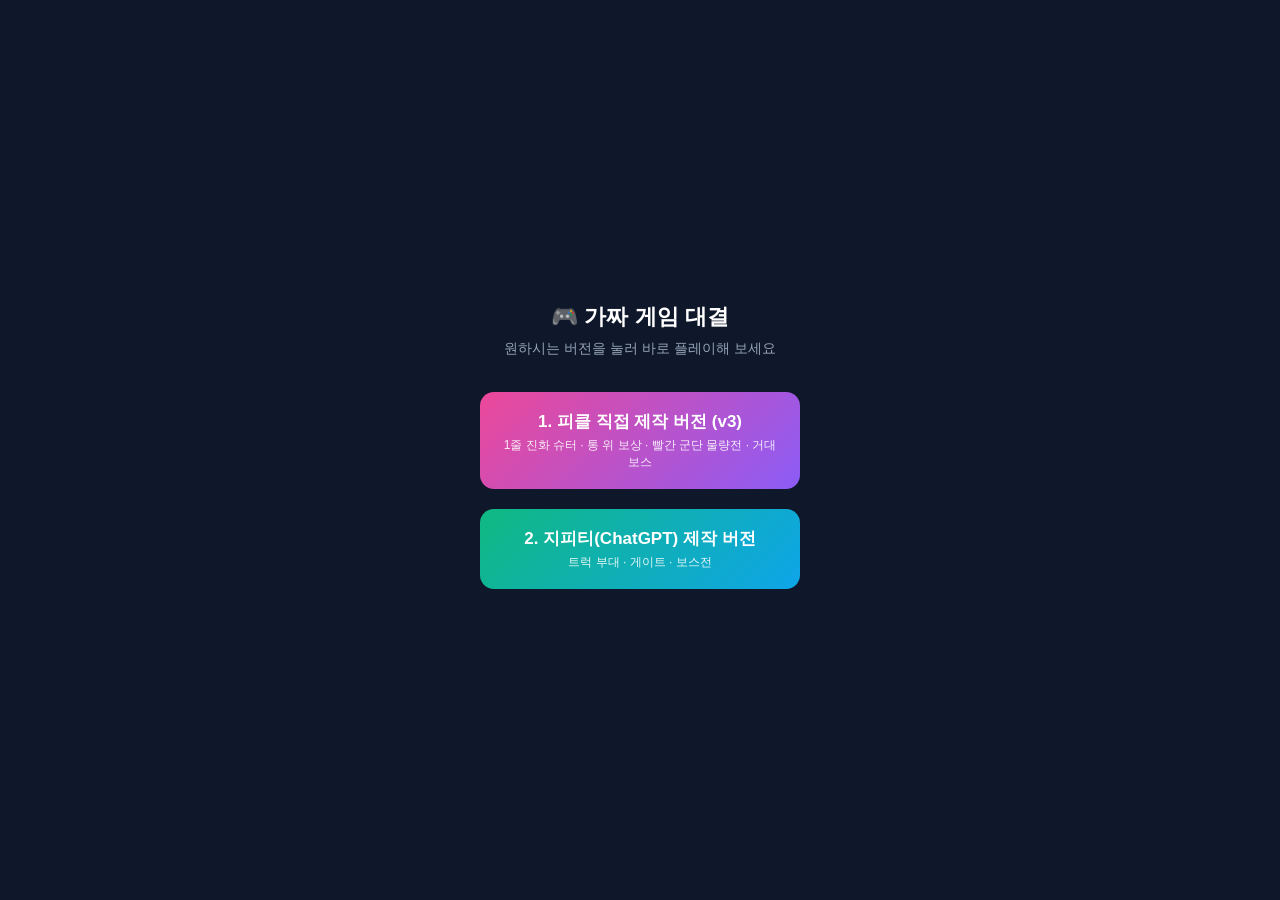
<file: index.html>
<!doctype html>
<html lang="ko"><head><meta charset="utf-8"><meta name="viewport" content="width=device-width,initial-scale=1">
<title>피클 vs 지피티 게임 대결</title>
<style>
  body{margin:0;min-height:100vh;display:flex;flex-direction:column;align-items:center;justify-content:center;background:#0f172a;color:#fff;font-family:-apple-system,BlinkMacSystemFont,sans-serif;padding:24px;box-sizing:border-box}
  h1{font-size:22px;margin:0 0 8px} p{color:#94a3b8;font-size:14px;margin:0 0 24px;text-align:center}
  a{display:block;width:100%;max-width:320px;padding:18px 20px;margin:10px 0;border-radius:14px;text-decoration:none;color:#fff;font-weight:700;font-size:17px;text-align:center;box-sizing:border-box}
  .p{background:linear-gradient(135deg,#ec4899,#8b5cf6)} .g{background:linear-gradient(135deg,#10b981,#0ea5e9)}
  span{display:block;font-size:12px;font-weight:400;opacity:.9;margin-top:4px}
</style></head><body>
<h1>🎮 가짜 게임 대결</h1>
<p>원하시는 버전을 눌러 바로 플레이해 보세요</p>
<a class="p" href="./pickle/">1. 피클 직접 제작 버전 (v3)<span>1줄 진화 슈터 · 통 위 보상 · 빨간 군단 물량전 · 거대 보스</span></a>
<a class="g" href="./gpt/">2. 지피티(ChatGPT) 제작 버전<span>트럭 부대 · 게이트 · 보스전</span></a>
</body></html>
</file>
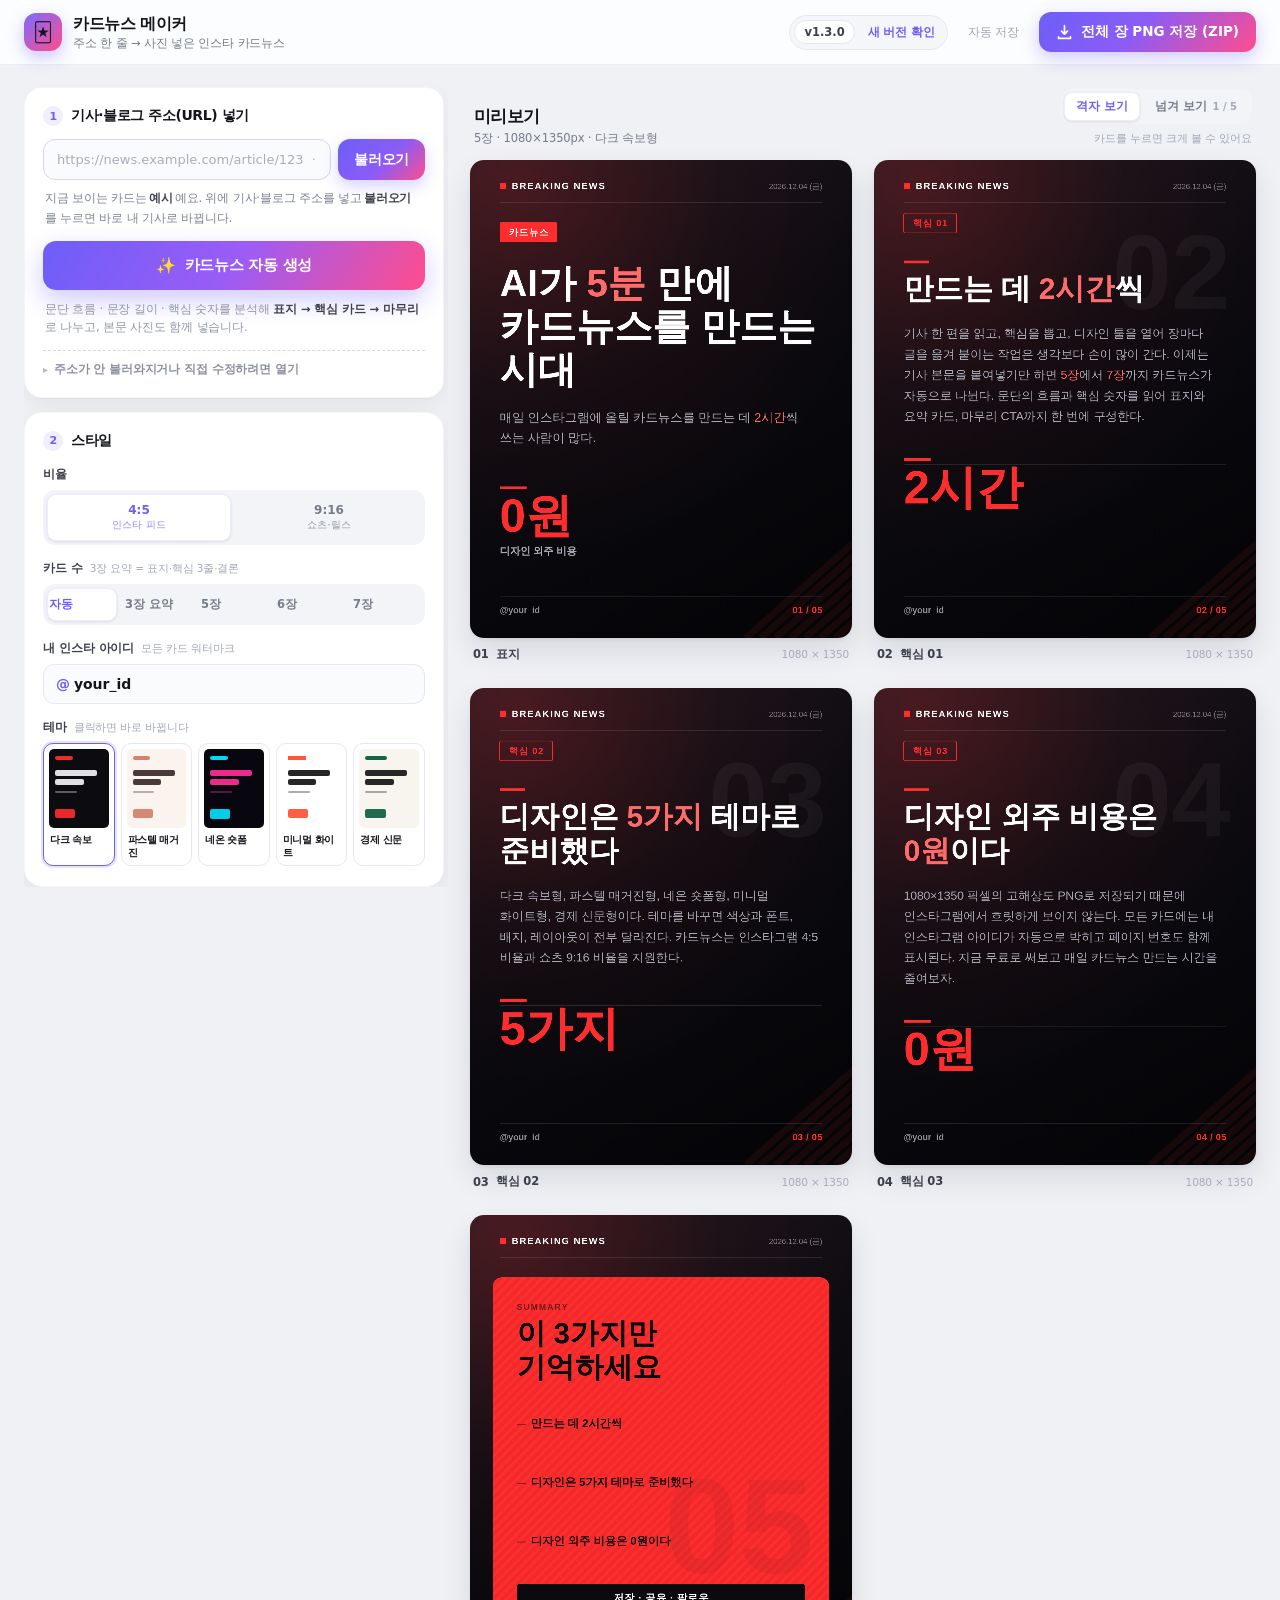
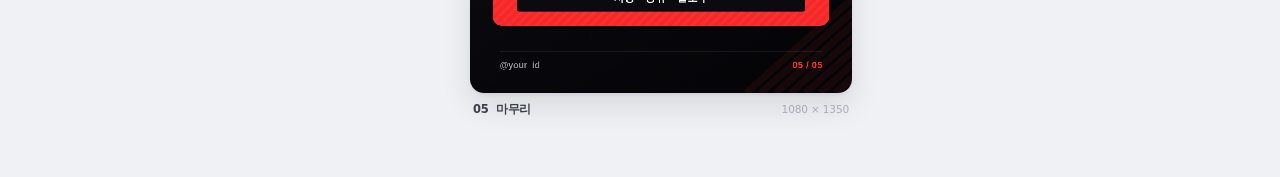
<file: cardnews/index.html>
<!DOCTYPE html>
<html lang="ko">
<head>
<meta charset="utf-8">
<meta name="viewport" content="width=device-width, initial-scale=1">
<title>카드뉴스 메이커 — 주소만 넣으면 기사가 사진 들어간 카드로</title>
<meta name="description" content="기사·블로그 주소(URL)만 넣으면 제목·본문·사진을 자동으로 읽어 인스타 카드뉴스가 완성됩니다. 3장 요약 모드, 넘겨 보기, 테마 5종, 4:5 / 9:16, 고해상도 PNG·ZIP 저장 무료 웹툴.">
<link rel="icon" href="data:image/svg+xml,%3Csvg xmlns='http://www.w3.org/2000/svg' viewBox='0 0 100 100'%3E%3Crect width='100' height='100' rx='24' fill='%236D5EF8'/%3E%3Crect x='26' y='22' width='48' height='56' rx='8' fill='%23fff'/%3E%3Crect x='34' y='34' width='32' height='6' rx='3' fill='%236D5EF8'/%3E%3Crect x='34' y='46' width='24' height='6' rx='3' fill='%23FF4D8D'/%3E%3C/svg%3E">
<link rel="stylesheet" href="style.css?v=1.3.0">
</head>
<body>

<!-- 새 버전 알림 배너 (version.json 확인 결과 서버 버전이 더 높을 때만 표시) -->
<div id="updateBanner" class="update-banner" role="status" aria-live="polite" hidden>
  <span class="ub-icon" aria-hidden="true">✨</span>
  <p class="ub-text">
    <b id="ubTitle">새 버전이 있어요!</b>
    <span id="ubNote"></span>
  </p>
  <button id="updateReloadBtn" class="ub-apply" type="button">새로고침으로 적용</button>
  <button id="updateCloseBtn" class="ub-close" type="button" aria-label="배너 닫기">✕</button>
</div>

<header class="topbar">
  <div class="brand">
    <div class="logo">🃏</div>
    <div class="brand-txt">
      <h1>카드뉴스 메이커</h1>
      <p>주소 한 줄 → 사진 넣은 인스타 카드뉴스</p>
    </div>
  </div>
  <div class="top-actions">
    <div class="ver-group">
      <span class="ver-chip" id="appVersion" data-version="1.3.0" title="현재 버전">v1.3.0</span>
      <button id="checkUpdateBtn" class="btn-ghost" type="button">새 버전 확인</button>
    </div>
    <span id="saveState" class="save-state">자동 저장</span>
    <button id="zipBtn" class="btn-primary">
      <svg viewBox="0 0 20 20" width="17" height="17" fill="none" stroke="currentColor" stroke-width="2" stroke-linecap="round" stroke-linejoin="round"><path d="M10 2v10m0 0l-3.5-3.5M10 12l3.5-3.5M3 15v2h14v-2"/></svg>
      전체 장 PNG 저장 (ZIP)
    </button>
  </div>
</header>

<main class="layout">

  <!-- ================= 왼쪽 패널 ================= -->
  <aside class="panel">

    <section class="block">
      <div class="block-head"><h2><span class="step">1</span> 기사·블로그 주소(URL) 넣기</h2></div>

      <div class="url-row">
        <input id="urlInput" class="url-input" type="text" inputmode="url" autocomplete="off" spellcheck="false"
          placeholder="https://news.example.com/article/123  ·  공유하기로 복사한 글째 붙여넣어도 됩니다" aria-label="기사·블로그 주소">
        <button id="fetchBtn" class="btn-fetch" type="button">불러오기</button>
      </div>

      <p id="fetchNote" class="fetch-note" role="status" aria-live="polite">
        주소를 넣고 <b>불러오기</b>를 누르면 제목·본문을 자동으로 읽어 카드뉴스까지 만들어요.
      </p>

      <div id="fetchGuide" class="fetch-guide" hidden>
        <p id="fetchGuideMsg"></p>
        <button id="openManualBtn" class="link-btn" type="button">원문 직접 입력 열기</button>
      </div>

      <button id="generateBtn" class="btn-generate">
        <span class="g-icon">✨</span>
        <span class="g-txt">카드뉴스 자동 생성</span>
      </button>
      <p class="hint">문단 흐름 · 문장 길이 · 핵심 숫자를 분석해 <b>표지 → 핵심 카드 → 마무리</b>로 나누고, 본문 사진도 함께 넣습니다.</p>

      <details id="manualWrap" class="manual">
        <summary>주소가 안 불러와지거나 직접 수정하려면 열기</summary>
        <div class="manual-body">
          <textarea id="sourceText" class="source" spellcheck="false"
            placeholder="뉴스 기사 본문, 블로그 글, 메모를 그대로 붙여넣으세요.&#10;첫 줄은 제목으로 자동 인식됩니다."></textarea>
          <div class="row-between">
            <span id="charCount" class="char">0자</span>
            <div id="sampleRow" class="chips">
              <span class="chips-label">예시</span>
              <button data-sample="ai">AI 툴</button>
              <button data-sample="econ">경제 뉴스</button>
              <button data-sample="marketing">마케팅</button>
            </div>
          </div>
        </div>
      </details>
    </section>

    <section class="block">
      <div class="block-head"><h2><span class="step">2</span> 스타일</h2></div>

      <div class="field">
        <label class="lbl">비율</label>
        <div class="seg" id="ratioSeg">
          <button data-ratio="4:5" class="on"><b>4:5</b><span>인스타 피드</span></button>
          <button data-ratio="9:16"><b>9:16</b><span>쇼츠·릴스</span></button>
        </div>
      </div>

      <div class="field">
        <label class="lbl">카드 수 <span class="lbl-note">3장 요약 = 표지·핵심 3줄·결론</span></label>
        <div class="seg seg-5" id="countSeg">
          <button data-count="0" class="on">자동</button>
          <button data-count="3">3장 요약</button>
          <button data-count="5">5장</button>
          <button data-count="6">6장</button>
          <button data-count="7">7장</button>
        </div>
      </div>

      <div class="field">
        <label class="lbl">내 인스타 아이디 <span class="lbl-note">모든 카드 워터마크</span></label>
        <div class="input-prefix">
          <span>@</span>
          <input id="handleInput" type="text" placeholder="your_id" autocomplete="off" spellcheck="false">
        </div>
      </div>

      <div class="field">
        <label class="lbl">테마 <span class="lbl-note">클릭하면 바로 바뀝니다</span></label>
        <div class="themes" id="themeGrid"></div>
      </div>
    </section>

    <section class="block">
      <div class="block-head"><h2><span class="step">3</span> 카드 편집</h2><span id="cardCountLabel" class="count-pill"></span></div>
      <div id="cardEditor" class="editor"></div>
    </section>

    <footer class="panel-foot">
      <p>주소 읽기는 공개 본문 추출기(Jina Reader)를 거칩니다 · 카드 생성·저장은 내 기기에서만</p>
    </footer>
  </aside>

  <!-- ================= 오른쪽 스테이지 ================= -->
  <section class="stage">
    <div class="stage-head">
      <div>
        <h2>미리보기</h2>
        <p id="stageMeta">—</p>
      </div>
      <div class="stage-side">
        <div class="view-toggle" id="viewToggle" role="group" aria-label="미리보기 방식">
          <button type="button" data-view="grid" class="on">격자 보기</button>
          <button type="button" data-view="slide">넘겨 보기 <span id="slidePosMini">1 / 1</span></button>
        </div>
        <div class="stage-note">카드를 누르면 크게 볼 수 있어요</div>
      </div>
    </div>
    <div id="previewGrid" class="preview-grid"></div>
  </section>

</main>

<input type="file" id="photoInput" accept="image/*" hidden>

<!-- 확대 모달 -->
<div id="zoomModal" class="zoom-modal">
  <div class="zoom-inner">
    <div class="zoom-head">
      <span id="zoomTitle">카드</span>
      <button id="zoomClose" aria-label="닫기">✕</button>
    </div>
    <canvas id="zoomCanvas"></canvas>
  </div>
</div>

<div id="toast" class="toast"></div>

<script src="render.js?v=1.3.0"></script>
<script src="zip.js?v=1.3.0"></script>
<script src="extract.js?v=1.3.0"></script>
<script src="app.js?v=1.3.0"></script>
<script src="update.js?v=1.3.0"></script>
</body>
</html>
</file>
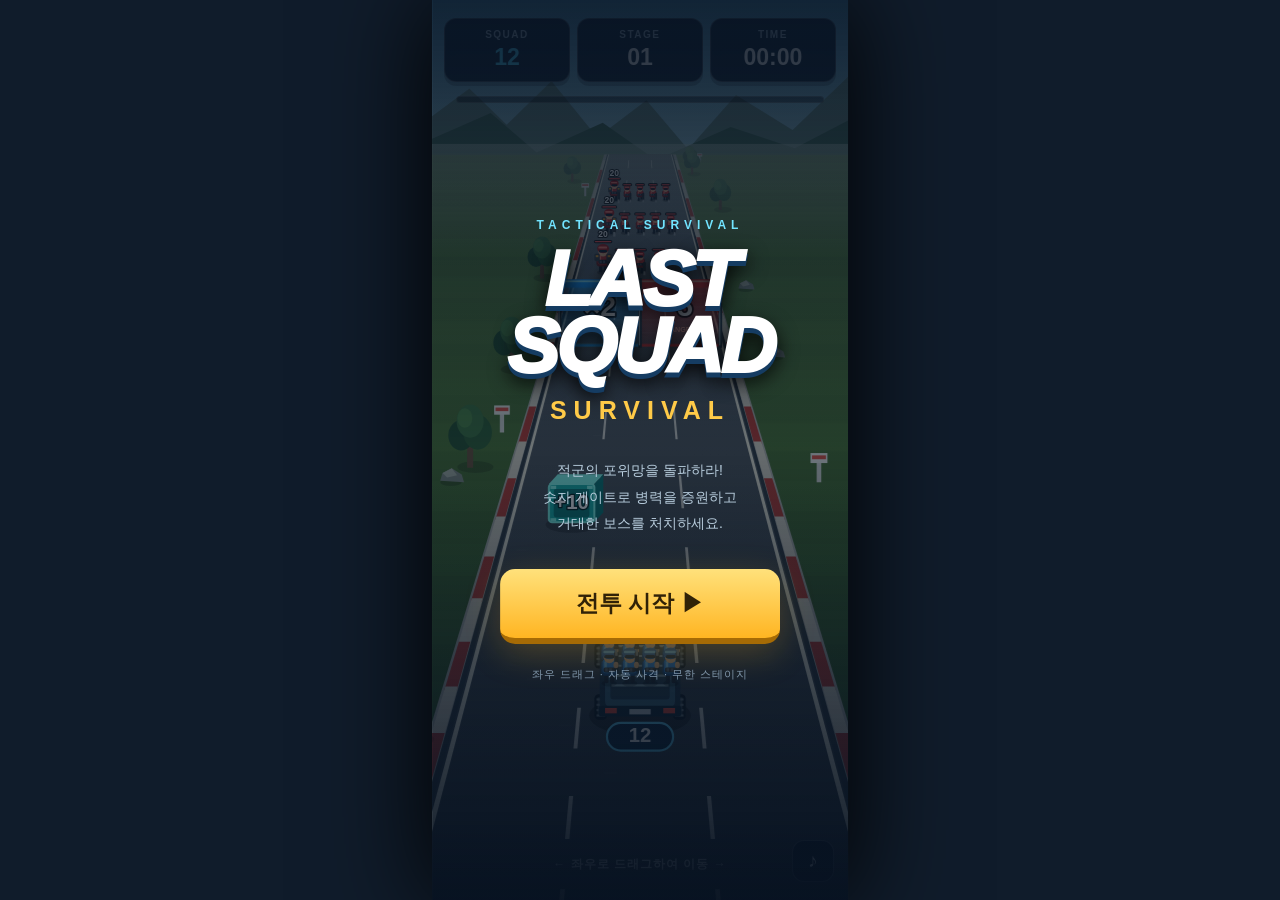
<file: gpt/index.html>
<!DOCTYPE html>
<html lang="ko">
<head>
<meta charset="UTF-8">
<meta name="viewport" content="width=device-width, initial-scale=1.0, maximum-scale=1.0, minimum-scale=1.0, user-scalable=no, viewport-fit=cover">
<meta name="theme-color" content="#101c2b">
<title>LAST SQUAD : SURVIVAL</title>
<style>
* {
    box-sizing: border-box;
    -webkit-tap-highlight-color: transparent;
    -webkit-user-select: none;
    user-select: none;
}

html, body {
    margin: 0;
    padding: 0;
    width: 100%;
    height: 100%;
    overflow: hidden;
    overscroll-behavior: none;
    touch-action: none;
    background: #101c2b;
    font-family: Arial, "Malgun Gothic", sans-serif;
}

#game {
    position: fixed;
    inset: 0;
    width: 100%;
    height: 100%;
    height: 100dvh;
    overflow: hidden;
    background: #172b36;
}

canvas {
    display: block;
    width: 100%;
    height: 100%;
    touch-action: none;
}

#hud {
    position: absolute;
    top: max(18px, env(safe-area-inset-top));
    left: 12px;
    right: 12px;
    display: flex;
    gap: 7px;
    pointer-events: none;
    z-index: 5;
}

.hud-box {
    flex: 1;
    padding: 10px 4px;
    border: 1px solid rgba(255,255,255,.22);
    border-radius: 12px;
    background: rgba(10,22,39,.86);
    box-shadow: 0 4px 0 rgba(0,0,0,.22);
    text-align: center;
    backdrop-filter: blur(5px);
}

.hud-label {
    color: #a6bbce;
    font-size: 10px;
    font-weight: 800;
    letter-spacing: 1.5px;
}

.hud-value {
    color: white;
    font-size: 23px;
    font-weight: 900;
    margin-top: 4px;
    font-variant-numeric: tabular-nums;
}

#unitCount {
    color: #52d8ff;
}

#progress {
    position: absolute;
    top: max(96px, calc(env(safe-area-inset-top) + 78px));
    left: 24px;
    right: 24px;
    height: 7px;
    background: rgba(0,0,0,.45);
    border: 1px solid rgba(255,255,255,.2);
    border-radius: 20px;
    overflow: hidden;
    pointer-events: none;
}

#progressFill {
    width: 0%;
    height: 100%;
    border-radius: 20px;
    background: linear-gradient(90deg,#147aff,#58eaff);
    transition: width .15s linear;
}

#soundButton {
    position: absolute;
    right: 14px;
    bottom: max(18px, env(safe-area-inset-bottom));
    width: 42px;
    height: 42px;
    border: 1px solid rgba(255,255,255,.25);
    border-radius: 12px;
    background: rgba(12,24,38,.8);
    color: white;
    font-size: 19px;
    z-index: 12;
    cursor: pointer;
}

#hint {
    position: absolute;
    bottom: max(27px, calc(env(safe-area-inset-bottom) + 12px));
    width: 100%;
    text-align: center;
    font-size: 12px;
    color: rgba(255,255,255,.7);
    font-weight: 700;
    letter-spacing: 1px;
    pointer-events: none;
}

#banner {
    position: absolute;
    top: 34%;
    left: 0;
    width: 100%;
    text-align: center;
    color: #fff;
    font-size: clamp(28px,8vw,48px);
    font-weight: 1000;
    font-style: italic;
    text-shadow: 0 4px 0 #12334b,0 0 25px #32bcff;
    pointer-events: none;
    opacity: 0;
    transform: scale(.7);
    transition: opacity .2s, transform .25s;
    z-index: 8;
}

#banner.visible {
    opacity: 1;
    transform: scale(1);
}

#banner.danger {
    color: #ff524b;
    text-shadow: 0 4px 0 #591512,0 0 25px #ff3020;
}

.overlay {
    position: absolute;
    inset: 0;
    display: flex;
    flex-direction: column;
    justify-content: center;
    align-items: center;
    padding: 28px;
    background: linear-gradient(
        180deg,
        rgba(7,18,33,.88),
        rgba(7,18,33,.55),
        rgba(7,18,33,.96)
    );
    z-index: 20;
    text-align: center;
}

.hidden {
    display: none !important;
}

.eyebrow {
    color: #72e4ff;
    font-size: 12px;
    letter-spacing: 5px;
    font-weight: 900;
    margin-bottom: 14px;
}

.logo {
    color: #fff;
    font-size: clamp(45px,13vw,78px);
    line-height: .86;
    font-weight: 1000;
    font-style: italic;
    letter-spacing: -3px;
    text-shadow: 0 5px 0 #153c62,0 8px 20px #000;
}

.subtitle {
    color: #ffca48;
    font-size: 25px;
    letter-spacing: 7px;
    font-weight: 900;
    margin-top: 16px;
}

.description {
    color: #b8cddd;
    font-size: 14px;
    line-height: 1.9;
    margin: 32px 0;
}

.main-button {
    border: 0;
    border-bottom: 6px solid #a66b05;
    border-radius: 15px;
    width: min(280px,90%);
    padding: 19px 12px;
    background: linear-gradient(#ffe17b,#ffb522);
    color: #312207;
    font-size: 23px;
    font-weight: 1000;
    box-shadow: 0 10px 35px rgba(255,181,34,.22);
    cursor: pointer;
    touch-action: manipulation;
}

.main-button:active {
    transform: translateY(4px);
    border-bottom-width: 2px;
}

.small-note {
    color: #8197ab;
    font-size: 11px;
    margin-top: 23px;
    letter-spacing: 1px;
}

#resultTitle {
    color: #ff6262;
    font-size: 43px;
    font-weight: 1000;
    font-style: italic;
    text-shadow: 0 4px 0 #631b20;
}

.result-panel {
    width: min(300px,100%);
    margin: 26px 0;
    padding: 12px 20px;
    background: rgba(19,39,58,.9);
    border: 1px solid #34516a;
    border-radius: 16px;
}

.result-row {
    display: flex;
    justify-content: space-between;
    padding: 13px 0;
    color: #a9bfd1;
    font-size: 14px;
    border-bottom: 1px solid rgba(255,255,255,.09);
}

.result-row:last-child {
    border: 0;
}

.result-row strong {
    color: white;
    font-size: 17px;
}

@media (min-width: 650px) {
    #game {
        width: min(100vw,46.2085dvh);
        left: 50%;
        transform: translateX(-50%);
        box-shadow: 0 0 100px #000;
    }
}
</style>
</head>
<body>

<div id="game">
    <canvas id="canvas"></canvas>

    <div id="hud">
        <div class="hud-box">
            <div class="hud-label">SQUAD</div>
            <div class="hud-value" id="unitCount">12</div>
        </div>
        <div class="hud-box">
            <div class="hud-label">STAGE</div>
            <div class="hud-value" id="stageCount">01</div>
        </div>
        <div class="hud-box">
            <div class="hud-label">TIME</div>
            <div class="hud-value" id="timeCount">00:00</div>
        </div>
    </div>

    <div id="progress">
        <div id="progressFill"></div>
    </div>

    <div id="banner"></div>
    <div id="hint">← 좌우로 드래그하여 이동 →</div>
    <button id="soundButton" aria-label="소리 켜기 또는 끄기">♪</button>

    <div class="overlay" id="startScreen">
        <div class="eyebrow">TACTICAL SURVIVAL</div>
        <div class="logo">LAST<br>SQUAD</div>
        <div class="subtitle">SURVIVAL</div>
        <div class="description">
            적군의 포위망을 돌파하라!<br>
            숫자 게이트로 병력을 증원하고<br>
            거대한 보스를 처치하세요.
        </div>
        <button class="main-button" id="startButton">전투 시작 ▶</button>
        <div class="small-note">좌우 드래그 · 자동 사격 · 무한 스테이지</div>
    </div>

    <div class="overlay hidden" id="gameOverScreen">
        <div class="eyebrow">MISSION FAILED</div>
        <div id="resultTitle">GAME OVER</div>

        <div class="result-panel">
            <div class="result-row">
                도달 스테이지
                <strong id="resultStage">1</strong>
            </div>
            <div class="result-row">
                생존 시간
                <strong id="resultTime">00:00</strong>
            </div>
            <div class="result-row">
                처치한 적
                <strong id="resultKills">0</strong>
            </div>
            <div class="result-row">
                최대 병력
                <strong id="resultMax">0</strong>
            </div>
            <div class="result-row">
                최고 점수
                <strong id="resultBest">0</strong>
            </div>
        </div>

        <button class="main-button" id="restartButton">다시 도전 ↻</button>
        <div class="small-note">더 많은 병력을 모아 살아남으세요.</div>
    </div>
</div>

<script>
"use strict";

/* =========================================================
   기본 설정
========================================================= */

const canvas = document.getElementById("canvas");
const ctx = canvas.getContext("2d", { alpha: false });
const game = document.getElementById("game");

const ui = {
    units: document.getElementById("unitCount"),
    stage: document.getElementById("stageCount"),
    time: document.getElementById("timeCount"),
    progress: document.getElementById("progressFill"),
    banner: document.getElementById("banner"),
    hint: document.getElementById("hint"),
    start: document.getElementById("startScreen"),
    over: document.getElementById("gameOverScreen"),
    sound: document.getElementById("soundButton")
};

const W = 390;
const H = 844;

const HORIZON = 145;
const ROAD_BOTTOM = 865;
const ROAD_FAR = 30;
const ROAD_NEAR = 225;
const PLAYER_Z = 0.82;
const MAX_UNITS = 250;

const clamp = (v, min, max) => Math.max(min, Math.min(max, v));
const lerp = (a, b, t) => a + (b - a) * t;
const rand = (min, max) => min + Math.random() * (max - min);
const randInt = (min, max) => Math.floor(rand(min, max + 1));

let screenScaleX = 1;
let screenScaleY = 1;
let dpr = 1;

let mode = "menu";
let lastFrame = 0;
let elapsed = 0;
let stage = 1;
let stageTime = 0;
let stageDuration = 20;
let units = 12;
let maxUnits = 12;
let kills = 0;
let score = 0;
let best = 0;

let roadOffset = 0;
let shake = 0;
let damageFlash = 0;
let gainFlash = 0;
let recoil = 0;
let muzzle = 0;

let enemyTimer = 0;
let crateTimer = 0;
let gateTimer = 0;
let shootTimer = 0;
let transitionTimer = 0;
let bannerTimer = 0;
let bossSpawned = false;
let stageClearing = false;

let enemies = [];
let crates = [];
let gates = [];
let bullets = [];
let enemyBullets = [];
let particles = [];
let popups = [];
let scenery = [];
let boss = null;

let dragging = false;
let pointerId = null;

const player = {
    x: 0,
    targetX: 0,
    invulnerable: 0
};

try {
    best = Number(localStorage.getItem("lastSquadBest") || 0);
} catch (error) {
    best = 0;
}

/* =========================================================
   화면 크기 및 고해상도 대응
========================================================= */

function resize() {
    const rect = game.getBoundingClientRect();

    dpr = Math.min(window.devicePixelRatio || 1, 2.5);

    canvas.width = Math.round(rect.width * dpr);
    canvas.height = Math.round(rect.height * dpr);

    screenScaleX = canvas.width / W;
    screenScaleY = canvas.height / H;

    ctx.setTransform(screenScaleX, 0, 0, screenScaleY, 0, 0);
    ctx.imageSmoothingEnabled = true;
}

window.addEventListener("resize", resize);
window.addEventListener("orientationchange", resize);

if (window.visualViewport) {
    window.visualViewport.addEventListener("resize", resize);
}

resize();

/* =========================================================
   WebAudio 효과음
========================================================= */

let audio = null;
let masterGain = null;
let noiseBuffer = null;
let muted = false;
let lastShotSound = 0;
let lastHitSound = 0;

function initAudio() {
    try {
        if (!audio) {
            const AudioClass =
                window.AudioContext || window.webkitAudioContext;

            if (!AudioClass) return;

            audio = new AudioClass();

            masterGain = audio.createGain();
            masterGain.gain.value = muted ? 0 : 0.3;
            masterGain.connect(audio.destination);

            noiseBuffer = audio.createBuffer(
                1,
                audio.sampleRate,
                audio.sampleRate
            );

            const data = noiseBuffer.getChannelData(0);

            for (let i = 0; i < data.length; i++) {
                data[i] = Math.random() * 2 - 1;
            }
        }

        if (audio.state === "suspended") {
            audio.resume().catch(() => {});
        }
    } catch (error) {
        audio = null;
    }
}

function tone(freq, endFreq, duration, volume, type = "sine", delay = 0) {
    if (!audio || muted || !masterGain) return;

    const t = audio.currentTime + delay;
    const oscillator = audio.createOscillator();
    const gain = audio.createGain();

    oscillator.type = type;
    oscillator.frequency.setValueAtTime(Math.max(1, freq), t);
    oscillator.frequency.exponentialRampToValueAtTime(
        Math.max(1, endFreq),
        t + duration
    );

    gain.gain.setValueAtTime(Math.max(0.001, volume), t);
    gain.gain.exponentialRampToValueAtTime(0.001, t + duration);

    oscillator.connect(gain);
    gain.connect(masterGain);

    oscillator.start(t);
    oscillator.stop(t + duration + 0.02);

    oscillator.onended = () => {
        oscillator.disconnect();
        gain.disconnect();
    };
}

function noise(duration, volume, frequency, endFrequency) {
    if (!audio || muted || !noiseBuffer) return;

    const t = audio.currentTime;
    const source = audio.createBufferSource();
    const filter = audio.createBiquadFilter();
    const gain = audio.createGain();

    source.buffer = noiseBuffer;

    filter.type = "lowpass";
    filter.frequency.setValueAtTime(frequency, t);
    filter.frequency.exponentialRampToValueAtTime(
        Math.max(20, endFrequency),
        t + duration
    );

    gain.gain.setValueAtTime(volume, t);
    gain.gain.exponentialRampToValueAtTime(0.001, t + duration);

    source.connect(filter);
    filter.connect(gain);
    gain.connect(masterGain);

    source.start(t);
    source.stop(t + duration);

    source.onended = () => {
        source.disconnect();
        filter.disconnect();
        gain.disconnect();
    };
}

function sfx(name) {
    if (!audio || muted) return;

    const now = audio.currentTime;

    switch (name) {
        case "shoot":
            if (now - lastShotSound < 0.085) return;
            lastShotSound = now;
            noise(0.045, 0.16, 4500, 400);
            tone(180, 65, 0.045, 0.07, "triangle");
            break;

        case "hit":
            if (now - lastHitSound < 0.065) return;
            lastHitSound = now;
            tone(250, 100, 0.045, 0.065, "square");
            break;

        case "explosion":
            noise(0.28, 0.55, 1800, 80);
            tone(100, 32, 0.3, 0.35, "sine");
            break;

        case "gain":
            tone(523, 523, 0.13, 0.22, "triangle");
            tone(659, 659, 0.13, 0.22, "triangle", 0.08);
            tone(784, 1047, 0.23, 0.22, "triangle", 0.16);
            break;

        case "damage":
            noise(0.15, 0.28, 900, 100);
            tone(180, 55, 0.25, 0.25, "sawtooth");
            break;

        case "boss":
            tone(90, 45, 1.1, 0.5, "sawtooth");
            tone(140, 70, 0.9, 0.25, "triangle", 0.3);
            break;

        case "bossHit":
            if (now - lastHitSound < 0.08) return;
            lastHitSound = now;
            noise(0.07, 0.15, 900, 200);
            tone(85, 45, 0.08, 0.12, "triangle");
            break;

        case "clear":
            [523, 659, 784, 1047].forEach((f, i) => {
                tone(f, f, 0.35, 0.23, "triangle", i * 0.12);
            });
            break;

        case "over":
            [392, 330, 262, 130].forEach((f, i) => {
                tone(f, f * 0.8, 0.45, 0.24, "triangle", i * 0.2);
            });
            break;
    }
}

ui.sound.addEventListener("pointerdown", e => {
    e.stopPropagation();
});

ui.sound.addEventListener("click", e => {
    e.stopPropagation();

    initAudio();
    muted = !muted;

    if (masterGain) {
        masterGain.gain.value = muted ? 0 : 0.3;
    }

    ui.sound.textContent = muted ? "×♪" : "♪";
});

/* =========================================================
   원근 투영
   z = 0 : 먼 거리
   z = 1 : 화면 아래
========================================================= */

function project(x, z) {
    const depth = Math.max(0, z);
    const perspective = Math.pow(depth, 1.65);
    const halfWidth = lerp(ROAD_FAR, ROAD_NEAR, perspective);

    return {
        x: W / 2 + x * halfWidth,
        y: HORIZON + (ROAD_BOTTOM - HORIZON) * perspective,
        s: 0.16 + depth * 0.94,
        halfWidth
    };
}

function playerPosition() {
    return project(player.x, PLAYER_Z);
}

function roundedRect(x, y, w, h, r) {
    r = Math.min(r, w / 2, h / 2);

    ctx.beginPath();
    ctx.moveTo(x + r, y);
    ctx.arcTo(x + w, y, x + w, y + h, r);
    ctx.arcTo(x + w, y + h, x, y + h, r);
    ctx.arcTo(x, y + h, x, y, r);
    ctx.arcTo(x, y, x + w, y, r);
    ctx.closePath();
}

function polygon(points, color) {
    ctx.fillStyle = color;
    ctx.beginPath();

    points.forEach((p, i) => {
        if (i === 0) ctx.moveTo(p[0], p[1]);
        else ctx.lineTo(p[0], p[1]);
    });

    ctx.closePath();
    ctx.fill();
}

function ellipse(x, y, rx, ry, color) {
    ctx.fillStyle = color;
    ctx.beginPath();
    ctx.ellipse(x, y, rx, ry, 0, 0, Math.PI * 2);
    ctx.fill();
}

function text(str, x, y, size, color, outline = true) {
    ctx.font = `900 ${size}px Arial, sans-serif`;
    ctx.textAlign = "center";
    ctx.textBaseline = "middle";

    if (outline) {
        ctx.lineJoin = "round";
        ctx.lineWidth = Math.max(2, size * 0.13);
        ctx.strokeStyle = "rgba(0,0,0,.7)";
        ctx.strokeText(str, x, y);
    }

    ctx.fillStyle = color;
    ctx.fillText(str, x, y);
}

/* =========================================================
   게임 초기화
========================================================= */

function resetGame() {
    elapsed = 0;
    stage = 1;
    stageTime = 0;
    stageDuration = 20;

    units = 12;
    maxUnits = 12;
    kills = 0;
    score = 0;

    roadOffset = 0;
    shake = 0;
    damageFlash = 0;
    gainFlash = 0;
    recoil = 0;
    muzzle = 0;

    enemyTimer = 1.3;
    crateTimer = 0.3;
    gateTimer = 4.2;
    shootTimer = 0;
    transitionTimer = 0;
    bannerTimer = 0;

    stageClearing = false;
    bossSpawned = false;

    enemies = [];
    crates = [];
    gates = [];
    bullets = [];
    enemyBullets = [];
    particles = [];
    popups = [];
    boss = null;

    player.x = 0;
    player.targetX = 0;
    player.invulnerable = 0;

    dragging = false;
    pointerId = null;

    initScenery();
    updateHUD();
}

function startGame() {
    initAudio();
    resetGame();

    mode = "playing";

    ui.start.classList.add("hidden");
    ui.over.classList.add("hidden");

    ui.hint.style.opacity = "1";

    showBanner("STAGE 01", 1.5);
}

function gameOver() {
    if (mode !== "playing") return;

    mode = "over";
    units = 0;
    dragging = false;
    pointerId = null;

    updateHUD();

    const p = playerPosition();

    explosion(p.x, p.y - 20, 1.8, "#ffb62f");
    shake = 18;

    sfx("over");

    score = kills * 10 + stage * 100 + Math.floor(elapsed);

    best = Math.max(best, score);

    try {
        localStorage.setItem("lastSquadBest", String(best));
    } catch (error) {}

    document.getElementById("resultStage").textContent = stage;
    document.getElementById("resultTime").textContent = formatTime(elapsed);
    document.getElementById("resultKills").textContent = kills;
    document.getElementById("resultMax").textContent = maxUnits;
    document.getElementById("resultBest").textContent = best;

    ui.banner.classList.remove("visible");
    ui.over.classList.remove("hidden");
}

document.getElementById("startButton")
    .addEventListener("click", startGame);

document.getElementById("restartButton")
    .addEventListener("click", startGame);

/* =========================================================
   조작
========================================================= */

function movePlayer(clientX) {
    const rect = canvas.getBoundingClientRect();
    const localX = (clientX - rect.left) / rect.width * W;
    const p = project(0, PLAYER_Z);

    const formationWidth = Math.min(
        63,
        25 + Math.sqrt(units) * 2.2
    );

    const limit = Math.min(
        0.84,
        (p.halfWidth - formationWidth - 5) / p.halfWidth
    );

    player.targetX = clamp(
        (localX - W / 2) / p.halfWidth,
        -limit,
        limit
    );
}

canvas.addEventListener("pointerdown", e => {
    e.preventDefault();
    initAudio();

    if (mode !== "playing") return;
    if (dragging) return;

    dragging = true;
    pointerId = e.pointerId;

    try {
        canvas.setPointerCapture(e.pointerId);
    } catch (error) {}

    movePlayer(e.clientX);
});

canvas.addEventListener("pointermove", e => {
    if (mode !== "playing") return;
    if (!dragging || e.pointerId !== pointerId) return;

    e.preventDefault();
    movePlayer(e.clientX);
});

function releasePointer(e) {
    if (e.pointerId !== pointerId) return;

    dragging = false;
    pointerId = null;
}

canvas.addEventListener("pointerup", releasePointer);
canvas.addEventListener("pointercancel", releasePointer);
canvas.addEventListener("lostpointercapture", releasePointer);

const keys = {};

window.addEventListener("keydown", e => {
    if (["ArrowLeft", "ArrowRight", " ", "a", "d"].includes(e.key)) {
        e.preventDefault();
    }

    keys[e.key.toLowerCase()] = true;

    if (e.key === " " && mode !== "playing") {
        startGame();
    }
});

window.addEventListener("keyup", e => {
    keys[e.key.toLowerCase()] = false;
});

window.addEventListener("blur", () => {
    dragging = false;
    pointerId = null;

    Object.keys(keys).forEach(k => keys[k] = false);
});

document.addEventListener("contextmenu", e => e.preventDefault());

document.addEventListener("touchmove", e => {
    e.preventDefault();
}, { passive: false });

document.addEventListener("gesturestart", e => {
    e.preventDefault();
}, { passive: false });

/* =========================================================
   HUD 및 메시지
========================================================= */

function formatTime(seconds) {
    const m = Math.floor(seconds / 60);
    const s = Math.floor(seconds % 60);

    return String(m).padStart(2, "0") +
        ":" +
        String(s).padStart(2, "0");
}

function updateHUD() {
    ui.units.textContent = units;
    ui.stage.textContent = String(stage).padStart(2, "0");
    ui.time.textContent = formatTime(elapsed);

    let progress = stageTime / stageDuration;

    if (stage % 3 === 0 && boss) {
        progress = 1 - boss.hp / boss.maxHp;
    }

    if (stageClearing) progress = 1;

    ui.progress.style.width = clamp(progress * 100, 0, 100) + "%";
}

function showBanner(message, duration = 1.5, danger = false) {
    ui.banner.textContent = message;
    ui.banner.classList.toggle("danger", danger);
    ui.banner.classList.add("visible");

    bannerTimer = duration;
}

function popup(message, x, y, color = "#ffffff", size = 24) {
    if (popups.length > 35) popups.shift();

    popups.push({
        message,
        x,
        y,
        color,
        size,
        life: 1.1,
        maxLife: 1.1
    });
}

/* =========================================================
   배경 오브젝트
========================================================= */

function initScenery() {
    scenery = [];

    for (let i = 0; i < 32; i++) {
        scenery.push({
            x: (i % 2 === 0 ? -1 : 1) * rand(1.15, 1.8),
            z: rand(0, 1.15),
            type: randInt(0, 3),
            seed: rand(0, 100)
        });
    }
}

function updateScenery(dt, speed) {
    scenery.forEach(o => {
        o.z += speed * dt;

        if (o.z > 1.18) {
            o.z = rand(0, 0.05);
            o.x = Math.sign(o.x) * rand(1.15, 1.8);
            o.type = randInt(0, 3);
        }
    });
}

/* =========================================================
   도로 및 배경 그리기
========================================================= */

function drawBackground() {
    const sky = ctx.createLinearGradient(0, 0, 0, HORIZON + 70);

    sky.addColorStop(0, "#5ca3c8");
    sky.addColorStop(0.7, "#a7d6e0");
    sky.addColorStop(1, "#d2e6dc");

    ctx.fillStyle = sky;
    ctx.fillRect(0, 0, W, H);

    polygon([
        [0, 153], [0, 109], [35, 83],
        [70, 117], [112, 76], [155, 129],
        [201, 94], [240, 140], [285, 89],
        [338, 122], [390, 72], [390, 180]
    ], "#72978d");

    polygon([
        [0, 160], [0, 130], [55, 106],
        [98, 143], [160, 115], [210, 150],
        [280, 119], [340, 139], [390, 113],
        [390, 180]
    ], "#4d7863");

    const grass = ctx.createLinearGradient(0, HORIZON, 0, H);

    grass.addColorStop(0, "#628d49");
    grass.addColorStop(0.5, "#426d32");
    grass.addColorStop(1, "#294c24");

    ctx.fillStyle = grass;
    ctx.fillRect(0, HORIZON, W, H - HORIZON);

    for (let i = 0; i < 15; i++) {
        const z = ((i / 15 + roadOffset * 0.55) % 1.12);
        const p1 = project(0, z);
        const p2 = project(0, z + 0.035);

        ctx.fillStyle = "rgba(0,0,0,.035)";
        ctx.fillRect(0, p1.y, W, p2.y - p1.y);
    }

    drawRoad();
    drawScenery();

    const fog = ctx.createLinearGradient(
        0, HORIZON - 10, 0, HORIZON + 95
    );

    fog.addColorStop(0, "rgba(204,224,211,.5)");
    fog.addColorStop(1, "rgba(204,224,211,0)");

    ctx.fillStyle = fog;
    ctx.fillRect(0, HORIZON - 10, W, 105);
}

function roadStrip(x1, x2, z1, z2, color) {
    const a = project(x1, z1);
    const b = project(x2, z1);
    const c = project(x2, z2);
    const d = project(x1, z2);

    polygon([
        [a.x, a.y],
        [b.x, b.y],
        [c.x, c.y],
        [d.x, d.y]
    ], color);
}

function drawRoad() {
    roadStrip(-1.12, 1.12, 0, 1.08, "#b1b4ae");
    roadStrip(-1.03, 1.03, 0, 1.08, "#303b43");

    const road = ctx.createLinearGradient(0, HORIZON, 0, H);

    road.addColorStop(0, "#69747b");
    road.addColorStop(0.4, "#4c555c");
    road.addColorStop(1, "#333c43");

    const a = project(-1, 0);
    const b = project(1, 0);
    const c = project(1, 1.08);
    const d = project(-1, 1.08);

    polygon([
        [a.x, a.y],
        [b.x, b.y],
        [c.x, c.y],
        [d.x, d.y]
    ], road);

    roadStrip(-0.99, -0.965, 0, 1.08, "#e8e8d8");
    roadStrip(0.965, 0.99, 0, 1.08, "#e8e8d8");

    for (let i = 0; i < 13; i++) {
        const z = (i / 13 + roadOffset) % 1.08;
        const end = Math.min(1.08, z + 0.036);

        roadStrip(-0.345, -0.325, z, end, "#d6d7d1");
        roadStrip(0.325, 0.345, z, end, "#d6d7d1");
    }

    for (let i = 0; i < 24; i++) {
        const z = (i / 24 + roadOffset) % 1.08;
        const end = Math.min(1.08, z + 0.045);
        const color = i % 2 === 0 ? "#d8d6c8" : "#b83d35";

        roadStrip(-1.105, -1.035, z, end, color);
        roadStrip(1.035, 1.105, z, end, color);
    }

    for (let i = 0; i < 24; i++) {
        const z = (i / 24 + roadOffset * 0.85) % 1.08;
        const x = Math.sin(i * 31.72) * 0.9;
        const p = project(x, z);

        ctx.fillStyle = "rgba(255,255,255,.025)";
        ctx.fillRect(p.x, p.y, p.s * 12, p.s * 2);
    }
}

function drawScenery() {
    const sorted = scenery.slice().sort((a, b) => a.z - b.z);

    sorted.forEach(o => {
        const p = project(o.x, o.z);

        if (p.x < -100 || p.x > W + 100) return;

        ctx.save();
        ctx.translate(p.x, p.y);
        ctx.scale(p.s, p.s);

        if (o.type === 0 || o.type === 1) {
            ellipse(7, 0, 24, 8, "rgba(0,0,0,.19)");

            ctx.fillStyle = "#64513b";
            ctx.fillRect(-4, -36, 8, 37);

            ellipse(-12, -42, 17, 20, "#245132");
            ellipse(10, -46, 19, 23, "#2d6037");
            ellipse(0, -61, 18, 22, "#3d7542");
            ellipse(-7, -65, 10, 13, "#4b8748");
        } else if (o.type === 2) {
            ellipse(0, 0, 14, 5, "rgba(0,0,0,.2)");

            polygon([
                [-14, -2], [-11, -12],
                [1, -18], [14, -10], [17, 0]
            ], "#7c8982");

            polygon([
                [-11, -12], [1, -18],
                [8, -9], [-5, -6]
            ], "#a5b0a4");
        } else {
            ctx.fillStyle = "#d4d9d5";
            ctx.fillRect(-3, -31, 6, 31);

            ctx.fillStyle = "#e8ece8";
            ctx.fillRect(-11, -38, 22, 13);

            ctx.fillStyle = "#db5145";
            ctx.fillRect(-9, -35, 18, 5);
        }

        ctx.restore();
    });
}

/* =========================================================
   유닛 증가 및 피해
========================================================= */

function applyEffect(effect, value) {
    const before = units;
    let next = units;

    if (effect === "add") next += value;
    if (effect === "multiply") next *= value;
    if (effect === "subtract") next -= value;
    if (effect === "divide") next = Math.floor(next / value);

    units = clamp(Math.floor(next), 0, MAX_UNITS);
    maxUnits = Math.max(maxUnits, units);

    const difference = units - before;
    const p = playerPosition();

    if (difference > 0) {
        gainFlash = 0.28;

        popup("+" + difference, p.x, p.y - 90, "#67ffae", 31);

        burst(p.x, p.y - 35, "#5cffb2", 25, 100);
        sfx("gain");
    } else if (difference < 0) {
        damageFlash = 0.25;
        shake = Math.max(shake, 7);

        popup(String(difference), p.x, p.y - 90, "#ff6262", 29);
        sfx("damage");
    } else if (units === MAX_UNITS) {
        popup("MAX", p.x, p.y - 90, "#ffe365", 25);
        sfx("gain");
    }

    updateHUD();

    if (units <= 0) gameOver();
}

function damagePlayer(amount, ignoreInvulnerability = false) {
    if (mode !== "playing") return;
    if (player.invulnerable > 0 && !ignoreInvulnerability) return;

    amount = Math.max(1, Math.ceil(amount));

    const lost = Math.min(units, amount);

    units -= lost;
    player.invulnerable = 0.3;

    shake = Math.max(shake, 9);
    damageFlash = 0.3;

    const p = playerPosition();

    popup("-" + lost, p.x, p.y - 65, "#ff5757", 28);
    burst(p.x, p.y - 30, "#ff754e", 14, 100);

    sfx("damage");
    updateHUD();

    if (units <= 0) gameOver();
}

/* =========================================================
   적 생성
========================================================= */

function spawnWave() {
    const count = Math.min(
        14,
        3 + Math.floor(stage * 0.8) + randInt(0, 2)
    );

    const center = rand(-0.58, 0.58);

    for (let i = 0; i < count; i++) {
        const heavy = stage >= 2 &&
            Math.random() < Math.min(0.12 + stage * 0.012, 0.42);

        const hp = Math.round(
            (heavy ? 32 : 10) *
            (1 + (stage - 1) * 0.34) *
            (1 + Math.max(0, units - 25) * 0.008)
        );

        enemies.push({
            x: clamp(center + rand(-0.42, 0.42), -0.83, 0.83),
            z: -rand(0, 0.11) - Math.floor(i / 4) * 0.045,
            hp,
            maxHp: hp,
            heavy,
            speed: rand(0.077, 0.115) + Math.min(stage * 0.004, 0.045),
            hit: 0,
            phase: rand(0, Math.PI * 2),
            damage: heavy ? 5 + Math.floor(stage / 3) : 2 + Math.floor(stage / 5)
        });
    }
}

/* =========================================================
   번호 상자 및 게이트
========================================================= */

function spawnCrate() {
    const multiply = Math.random() < 0.23;

    crates.push({
        x: [-0.58, 0, 0.58][randInt(0, 2)],
        z: 0.01,
        effect: multiply ? "multiply" : "add",
        value: multiply ? 2 : [5, 10, 15, 20][randInt(0, 3)],
        collected: false
    });
}

function spawnGate() {
    const good = Math.random() < 0.55
        ? { effect: "multiply", value: 2 }
        : { effect: "add", value: randInt(2, 5) * 5 };

    const bad = Math.random() < 0.75
        ? { effect: "subtract", value: 5 + Math.floor(stage / 3) * 2 }
        : { effect: "divide", value: 2 };

    const goodLeft = Math.random() < 0.5;

    gates.push({
        z: 0,
        left: goodLeft ? good : bad,
        right: goodLeft ? bad : good,
        collected: false
    });
}

function effectLabel(effect, value) {
    if (effect === "add") return "+" + value;
    if (effect === "multiply") return "×" + value;
    if (effect === "subtract") return "-" + value;
    if (effect === "divide") return "÷" + value;
    return String(value);
}

function isGood(effect) {
    return effect === "add" || effect === "multiply";
}

/* =========================================================
   보스
========================================================= */

function spawnBoss() {
    const hp = Math.round(
        320 + stage * 105 + units * 12
    );

    boss = {
        x: 0,
        z: -0.1,
        hp,
        maxHp: hp,
        hit: 0,
        attackTimer: 2.4,
        phase: 0,
        arrived: false
    };

    bossSpawned = true;

    showBanner("WARNING · BOSS", 2.1, true);

    shake = 11;
    sfx("boss");
}

function bossAttack() {
    if (!boss || !boss.arrived) return;

    const p = project(boss.x, boss.z);
    const target = playerPosition();

    const count = Math.min(7, 3 + Math.floor(stage / 3));
    const baseAngle = Math.atan2(
        target.y - p.y,
        target.x - p.x
    );

    for (let i = 0; i < count; i++) {
        const angle = baseAngle + (i - (count - 1) / 2) * 0.15;

        enemyBullets.push({
            x: p.x,
            y: p.y - 22 * p.s,
            vx: Math.cos(angle) * 220,
            vy: Math.sin(angle) * 220,
            radius: 6,
            damage: Math.max(2, Math.floor(stage / 2)),
            life: 4
        });
    }

    burst(p.x, p.y - 20, "#ff8c35", 12, 80);
    noise(0.16, 0.25, 1200, 100);
}

/* =========================================================
   사격
========================================================= */

function shoot() {
    if (units <= 0) return;

    const p = playerPosition();
    const count = units;

    const formationWidth = Math.min(
        108,
        30 + Math.sqrt(units) * 5
    );

    const spread = Math.min(
        0.5,
        0.1 + units * 0.0025
    );

    for (let i = 0; i < count; i++) {
        const t = count === 1 ? 0.5 : i / (count - 1);
        const angle = (t - 0.5) * spread + rand(-0.014, 0.014);

        const x = p.x + (t - 0.5) * formationWidth;
        const y = p.y - 48 - rand(0, 18);

        bullets.push({
            x,
            y,
            px: x,
            py: y,
            vx: Math.sin(angle) * 730,
            vy: -Math.cos(angle) * 730,
            damage: 2,
            life: 1.25
        });
    }

    recoil = 1;
    muzzle = 0.065;

    sfx("shoot");
}

/* =========================================================
   파티클 및 폭발
========================================================= */

function burst(x, y, color, count = 15, speed = 120) {
    for (let i = 0; i < count; i++) {
        if (particles.length >= 750) break;

        const angle = rand(0, Math.PI * 2);
        const velocity = rand(speed * 0.2, speed);
        const life = rand(0.18, 0.65);

        particles.push({
            x,
            y,
            vx: Math.cos(angle) * velocity,
            vy: Math.sin(angle) * velocity,
            life,
            maxLife: life,
            size: rand(2, 5),
            color,
            gravity: 70,
            smoke: false
        });
    }
}

function explosion(x, y, scale = 1, color = "#ff9b35") {
    burst(x, y, color, Math.floor(18 * scale), 150 * scale);
    burst(x, y, "#ffe08a", Math.floor(9 * scale), 110 * scale);
    burst(x, y, "#ff4b22", Math.floor(7 * scale), 180 * scale);

    for (let i = 0; i < 8 * scale; i++) {
        if (particles.length >= 750) break;

        const life = rand(0.35, 0.85);

        particles.push({
            x: x + rand(-7, 7) * scale,
            y: y + rand(-7, 7) * scale,
            vx: rand(-35, 35) * scale,
            vy: rand(-65, -15) * scale,
            life,
            maxLife: life,
            size: rand(5, 13) * scale,
            color: "#4d4540",
            gravity: -15,
            smoke: true
        });
    }
}

function updateParticles(dt) {
    for (let i = particles.length - 1; i >= 0; i--) {
        const p = particles[i];

        p.life -= dt;
        p.x += p.vx * dt;
        p.y += p.vy * dt;
        p.vy += p.gravity * dt;

        p.vx *= Math.pow(0.3, dt);

        if (p.life <= 0) particles.splice(i, 1);
    }

    for (let i = popups.length - 1; i >= 0; i--) {
        const p = popups[i];

        p.life -= dt;
        p.y -= 40 * dt;

        if (p.life <= 0) popups.splice(i, 1);
    }
}

/* =========================================================
   스테이지 진행
========================================================= */

function clearStage() {
    if (stageClearing || mode !== "playing") return;

    stageClearing = true;
    transitionTimer = 2.4;

    showBanner("STAGE CLEAR!", 2.2);
    sfx("clear");

    enemies.forEach(e => {
        const p = project(e.x, e.z);

        if (e.z > 0) {
            explosion(p.x, p.y - 10, p.s * 0.7);
        }
    });

    enemies = [];
    enemyBullets = [];
    bullets = [];
    crates = [];
    gates = [];

    const p = playerPosition();

    popup("CLEAR BONUS +10", p.x, p.y - 120, "#ffe16a", 20);
    applyEffect("add", 10);

    updateHUD();
}

function nextStage() {
    stage++;
    stageTime = 0;

    stageDuration = Math.min(32, 19 + stage * 1.2);

    stageClearing = false;
    bossSpawned = false;
    boss = null;

    enemyTimer = 0.7;
    crateTimer = 0.2;
    gateTimer = 3.5;
    shootTimer = 0;

    showBanner(
        stage % 3 === 0
            ? "BOSS STAGE " + stage
            : "STAGE " + String(stage).padStart(2, "0"),
        1.8,
        stage % 3 === 0
    );

    updateHUD();
}

/* =========================================================
   충돌 판정
========================================================= */

function segmentHitsRect(b, x, y, w, h) {
    const minX = Math.min(b.x, b.px);
    const maxX = Math.max(b.x, b.px);
    const minY = Math.min(b.y, b.py);
    const maxY = Math.max(b.y, b.py);

    if (
        maxX < x - w ||
        minX > x + w ||
        maxY < y - h ||
        minY > y + h
    ) {
        return false;
    }

    const dx = b.x - b.px;
    const dy = b.y - b.py;

    let t0 = 0;
    let t1 = 1;

    const p = [-dx, dx, -dy, dy];
    const q = [
        b.px - (x - w),
        x + w - b.px,
        b.py - (y - h),
        y + h - b.py
    ];

    for (let i = 0; i < 4; i++) {
        if (Math.abs(p[i]) < 0.00001) {
            if (q[i] < 0) return false;
        } else {
            const r = q[i] / p[i];

            if (p[i] < 0) t0 = Math.max(t0, r);
            else t1 = Math.min(t1, r);

            if (t0 > t1) return false;
        }
    }

    return true;
}

function updateBullets(dt) {
    const targets = [];

    enemies.forEach(e => {
        if (e.z < 0 || e.hp <= 0) return;

        const p = project(e.x, e.z);

        targets.push({
            enemy: e,
            x: p.x,
            y: p.y - 14 * p.s,
            w: (e.heavy ? 17 : 12) * p.s,
            h: (e.heavy ? 24 : 20) * p.s,
            z: e.z
        });
    });

    targets.sort((a, b) => b.z - a.z);

    for (let i = bullets.length - 1; i >= 0; i--) {
        const b = bullets[i];

        b.px = b.x;
        b.py = b.y;

        b.x += b.vx * dt;
        b.y += b.vy * dt;
        b.life -= dt;

        if (
            b.life <= 0 ||
            b.y < HORIZON - 15 ||
            b.x < -30 ||
            b.x > W + 30
        ) {
            bullets.splice(i, 1);
            continue;
        }

        let hit = false;

        for (const t of targets) {
            const e = t.enemy;

            if (e.hp <= 0) continue;

            if (segmentHitsRect(b, t.x, t.y, t.w, t.h)) {
                e.hp -= b.damage;
                e.hit = 0.09;
                hit = true;

                if (Math.random() < 0.28) {
                    burst(b.x, b.y, "#ffd6a0", 2, 55);
                }

                sfx("hit");

                if (e.hp <= 0) {
                    explosion(t.x, t.y, Math.max(0.35, t.z));

                    kills++;

                    if (Math.random() < 0.4) sfx("explosion");

                    shake = Math.max(shake, 2);
                }

                break;
            }
        }

        if (!hit && boss && boss.hp > 0 && boss.z > 0) {
            const p = project(boss.x, boss.z);

            if (segmentHitsRect(
                b,
                p.x,
                p.y - 34 * p.s,
                43 * p.s,
                48 * p.s
            )) {
                boss.hp -= b.damage;
                boss.hit = 0.07;
                hit = true;

                if (Math.random() < 0.2) {
                    burst(b.x, b.y, "#ffba60", 3, 65);
                }

                sfx("bossHit");
            }
        }

        if (hit) bullets.splice(i, 1);
    }

    enemies = enemies.filter(e => e.hp > 0);

    if (boss && boss.hp <= 0) {
        const p = project(boss.x, boss.z);

        explosion(p.x, p.y - 30, 3.4);
        explosion(p.x - 25, p.y - 45, 1.5);
        explosion(p.x + 25, p.y - 15, 1.5);

        shake = 20;
        kills += 1;

        sfx("explosion");

        popup("BOSS DOWN!", p.x, p.y - 90, "#ffe365", 28);

        boss = null;
        clearStage();
    }
}

/* =========================================================
   게임 업데이트
========================================================= */

function update(dt) {
    elapsed += dt;

    const speed = 0.105 + Math.min(stage * 0.004, 0.05);

    roadOffset = (roadOffset + speed * dt) % 1.08;

    updateScenery(dt, speed);

    shake = Math.max(0, shake - dt * 27);
    damageFlash = Math.max(0, damageFlash - dt);
    gainFlash = Math.max(0, gainFlash - dt);
    recoil = Math.max(0, recoil - dt * 12);
    muzzle = Math.max(0, muzzle - dt);

    player.invulnerable = Math.max(
        0,
        player.invulnerable - dt
    );

    if (bannerTimer > 0) {
        bannerTimer -= dt;

        if (bannerTimer <= 0) {
            ui.banner.classList.remove("visible");
        }
    }

    if (elapsed > 7) {
        ui.hint.style.opacity = "0";
    }

    const p0 = project(0, PLAYER_Z);
    const formationWidth = Math.min(
        63,
        25 + Math.sqrt(units) * 2.2
    );

    const limit = Math.min(
        0.84,
        (p0.halfWidth - formationWidth - 5) / p0.halfWidth
    );

    if (keys.arrowleft || keys.a) {
        player.targetX -= dt * 1.7;
    }

    if (keys.arrowright || keys.d) {
        player.targetX += dt * 1.7;
    }

    player.targetX = clamp(player.targetX, -limit, limit);

    player.x = lerp(
        player.x,
        player.targetX,
        1 - Math.exp(-dt * 18)
    );

    player.x = clamp(player.x, -limit, limit);

    if (stageClearing) {
        transitionTimer -= dt;

        updateParticles(dt);

        if (transitionTimer <= 0) nextStage();

        updateHUD();
        return;
    }

    stageTime += dt;

    const bossStage = stage % 3 === 0;

    enemyTimer -= dt;
    crateTimer -= dt;
    gateTimer -= dt;
    shootTimer -= dt;

    if (shootTimer <= 0) {
        shoot();
        shootTimer = 0.19;
    }

    if (enemyTimer <= 0) {
        if (
            stageTime < stageDuration - 5 &&
            (!bossStage || !bossSpawned)
        ) {
            spawnWave();
        }

        enemyTimer = Math.max(
            0.85,
            2.1 - stage * 0.065
        );
    }

    if (crateTimer <= 0) {
        if (!boss || Math.random() < 0.7) {
            spawnCrate();
        }

        crateTimer = rand(3.2, 4.6);
    }

    if (gateTimer <= 0) {
        spawnGate();
        gateTimer = rand(7.2, 9.0);
    }

    if (bossStage && !bossSpawned && stageTime >= 7.5) {
        spawnBoss();
    }

    const p = playerPosition();

    /* 적 이동 및 충돌 */

    for (let i = enemies.length - 1; i >= 0; i--) {
        const e = enemies[i];

        e.z += e.speed * dt;
        e.phase += dt * 7;
        e.hit = Math.max(0, e.hit - dt);

        if (e.z >= PLAYER_Z - 0.035) {
            const ep = project(e.x, e.z);

            const hitWidth = Math.min(
                62,
                24 + Math.sqrt(units) * 2.5
            );

            if (Math.abs(ep.x - p.x) < hitWidth + 10 * ep.s) {
                damagePlayer(e.damage, true);

                explosion(ep.x, ep.y - 15, 0.7);
                enemies.splice(i, 1);

                if (mode !== "playing") return;
                continue;
            }
        }

        if (e.z > 1.12) {
            enemies.splice(i, 1);
        }
    }

    /* 상자 이동 및 획득 */

    for (let i = crates.length - 1; i >= 0; i--) {
        const c = crates[i];

        c.z += speed * 1.22 * dt;

        if (
            !c.collected &&
            c.z >= PLAYER_Z - 0.035 &&
            c.z <= PLAYER_Z + 0.075
        ) {
            const cp = project(c.x, c.z);

            const pickupWidth = Math.min(
                60,
                28 + Math.sqrt(units) * 2
            );

            if (Math.abs(cp.x - p.x) < pickupWidth + 19 * cp.s) {
                c.collected = true;

                applyEffect(c.effect, c.value);
                burst(cp.x, cp.y - 25, "#6bffcc", 18, 110);
            }
        }

        if (c.collected || c.z > 1.1) {
            crates.splice(i, 1);
        }
    }

    /* 게이트 이동 및 통과 */

    for (let i = gates.length - 1; i >= 0; i--) {
        const g = gates[i];

        const previousZ = g.z;

        g.z += speed * 1.16 * dt;

        if (
            !g.collected &&
            previousZ < PLAYER_Z &&
            g.z >= PLAYER_Z
        ) {
            g.collected = true;

            const effect = player.x < 0 ? g.left : g.right;

            applyEffect(effect.effect, effect.value);

            if (mode !== "playing") return;
        }

        if (g.z > 1.12) {
            gates.splice(i, 1);
        }
    }

    /* 보스 이동 및 공격 */

    if (boss) {
        boss.phase += dt;
        boss.hit = Math.max(0, boss.hit - dt);

        if (!boss.arrived) {
            boss.z += dt * 0.16;

            if (boss.z >= 0.49) {
                boss.z = 0.49;
                boss.arrived = true;
            }
        } else {
            boss.x = Math.sin(boss.phase * 0.9) * 0.48;

            boss.z = 0.49 +
                Math.sin(boss.phase * 0.7) * 0.045;

            boss.attackTimer -= dt;

            if (boss.attackTimer <= 0) {
                bossAttack();

                boss.attackTimer = Math.max(
                    0.85,
                    2.5 - stage * 0.075
                );
            }
        }
    }

    /* 적군 총알 */

    for (let i = enemyBullets.length - 1; i >= 0; i--) {
        const b = enemyBullets[i];

        b.x += b.vx * dt;
        b.y += b.vy * dt;
        b.life -= dt;

        const hitWidth = Math.min(
            62,
            24 + Math.sqrt(units) * 2.5
        );

        if (
            Math.abs(b.x - p.x) < hitWidth &&
            Math.abs(b.y - (p.y - 26)) < 34
        ) {
            damagePlayer(b.damage);

            burst(b.x, b.y, "#ffb35c", 7, 80);

            enemyBullets.splice(i, 1);

            if (mode !== "playing") return;
            continue;
        }

        if (
            b.life <= 0 ||
            b.y > H + 30 ||
            b.x < -30 ||
            b.x > W + 30
        ) {
            enemyBullets.splice(i, 1);
        }
    }

    updateBullets(dt);
    updateParticles(dt);

    if (
        !bossStage &&
        stageTime >= stageDuration &&
        enemies.length === 0
    ) {
        clearStage();
    }

    updateHUD();
}

/* =========================================================
   병사 그래픽
========================================================= */

function drawSoldier(x, y, scale, blue, phase = 0, heavy = false, flash = false) {
    ctx.save();

    ctx.translate(x, y);
    ctx.scale(scale, scale);

    const bodyColor = flash
        ? "#ffffff"
        : blue ? "#2389ed" : "#c83d3b";

    const darkColor = blue ? "#164d88" : "#74282a";
    const lightColor = blue ? "#70caff" : "#ff8272";
    const helmetColor = blue ? "#2267b7" : "#ad292c";

    ellipse(0, 1, 9, 4, "rgba(0,0,0,.25)");

    const leg = Math.sin(phase) * 2;

    ctx.fillStyle = "#202d39";

    roundedRect(-6, -10 + leg, 5, 11, 2);
    ctx.fill();

    roundedRect(1, -10 - leg, 5, 11, 2);
    ctx.fill();

    ctx.fillStyle = darkColor;

    roundedRect(-10, -27, 20, 19, 5);
    ctx.fill();

    ctx.fillStyle = bodyColor;

    roundedRect(-8, -28, 16, 17, 4);
    ctx.fill();

    ctx.fillStyle = lightColor;
    ctx.fillRect(-6, -25, 3, 10);

    ctx.fillStyle = "#2c3540";

    roundedRect(-7, -18, 14, 6, 2);
    ctx.fill();

    ctx.fillStyle = "#566371";
    ctx.fillRect(-5, -17, 3, 4);
    ctx.fillRect(0, -17, 3, 4);

    ellipse(0, -31, 7, 8, "#e9b88e");
    ellipse(0, -35, 9, 7, helmetColor);

    ctx.fillStyle = lightColor;

    roundedRect(-7, -38, 13, 3, 1);
    ctx.fill();

    ctx.fillStyle = "#172b3a";

    roundedRect(-6, -33, 12, 4, 2);
    ctx.fill();

    if (blue) {
        ctx.fillStyle = "#202d38";

        roundedRect(6, -37, 5, 24, 2);
        ctx.fill();

        ctx.fillStyle = "#71818e";
        ctx.fillRect(7, -42, 3, 10);

        ctx.fillStyle = "#26313b";
        ctx.fillRect(5, -43, 7, 3);

        ellipse(8, -21, 3, 4, "#d7aa82");

        if (muzzle > 0) {
            drawMuzzle(8, -46, 0.8);
        }
    } else {
        ctx.fillStyle = "#353c40";

        roundedRect(6, -20, 6, 22, 2);
        ctx.fill();

        ctx.fillStyle = "#9ca5a8";
        ctx.fillRect(7, -1, 4, 8);
    }

    if (heavy) {
        ctx.fillStyle = "#414a51";

        roundedRect(-13, -27, 8, 11, 2);
        ctx.fill();

        roundedRect(5, -27, 8, 11, 2);
        ctx.fill();

        ctx.fillStyle = "#e2a13a";
        ctx.fillRect(-11, -25, 4, 3);
        ctx.fillRect(7, -25, 4, 3);
    }

    ctx.restore();
}

function drawMuzzle(x, y, scale) {
    ctx.save();

    ctx.translate(x, y);
    ctx.scale(scale, scale);

    polygon([
        [0, -16], [4, -6], [11, -8],
        [6, -1], [10, 5], [1, 3],
        [-6, 8], [-4, 0], [-10, -5],
        [-3, -6]
    ], "#ffad22");

    polygon([
        [0, -10], [3, -3], [6, 0],
        [0, 3], [-4, 0]
    ], "#fff8b0");

    ctx.restore();
}

/* =========================================================
   차량 및 플레이어 그래픽
========================================================= */

function drawVehicle(x, y, width, height) {
    const w = width;
    const h = height;

    ellipse(x, y + 7, w * 0.63, 19, "rgba(0,0,0,.35)");

    ctx.save();
    ctx.translate(x, y);

    const wheelPositions = [
        [-w / 2 - 5, -h + 13],
        [w / 2 - 7, -h + 13],
        [-w / 2 - 5, -13],
        [w / 2 - 7, -13]
    ];

    wheelPositions.forEach(([wx, wy]) => {
        ctx.fillStyle = "#121c23";

        roundedRect(wx, wy, 12, 24, 4);
        ctx.fill();

        ctx.fillStyle = "#3e4c54";
        ctx.fillRect(wx + 3, wy + 3, 6, 17);

        ctx.fillStyle = "#69777e";

        for (let i = 0; i < 4; i++) {
            ctx.fillRect(wx + 2, wy + 4 + i * 5, 8, 2);
        }
    });

    polygon([
        [-w / 2, -h + 6],
        [w / 2, -h + 6],
        [w / 2, 2],
        [-w / 2, 2]
    ], "#233b4c");

    polygon([
        [-w / 2, -h + 6],
        [-w / 2 + 9, -h - 6],
        [w / 2 - 9, -h - 6],
        [w / 2, -h + 6]
    ], "#7c9baa");

    ctx.fillStyle = "#416c82";

    roundedRect(-w / 2 + 5, -h + 4, w - 10, h - 5, 5);
    ctx.fill();

    ctx.fillStyle = "#2c4655";

    roundedRect(-w / 2 + 10, -h + 11, w - 20, h - 19, 3);
    ctx.fill();

    ctx.strokeStyle = "#8aa5b0";
    ctx.lineWidth = 2;

    for (let i = 0; i < 5; i++) {
        const yy = -h + 16 + i * (h - 28) / 5;

        ctx.beginPath();
        ctx.moveTo(-w / 2 + 11, yy);
        ctx.lineTo(w / 2 - 11, yy);
        ctx.stroke();
    }

    ctx.fillStyle = "#91adba";

    roundedRect(-w / 2 + 5, -h - 4, w - 10, 18, 4);
    ctx.fill();

    ctx.fillStyle = "#214f6b";

    roundedRect(-w / 2 + 12, -h - 1, w - 24, 11, 3);
    ctx.fill();

    ctx.fillStyle = "#e4faff";
    ctx.fillRect(-w / 2 + 5, -h + 4, 8, 5);
    ctx.fillRect(w / 2 - 13, -h + 4, 8, 5);

    ctx.fillStyle = "#152c3b";

    roundedRect(-w / 2 - 1, -2, w + 2, 10, 3);
    ctx.fill();

    ctx.fillStyle = "#f14e3c";
    ctx.fillRect(-w / 2 + 5, 0, 11, 5);
    ctx.fillRect(w / 2 - 16, 0, 11, 5);

    ctx.fillStyle = "#c4d0d3";
    ctx.fillRect(-10, 1, 20, 5);

    ctx.restore();
}

function drawPlayer() {
    if (units <= 0) return;

    const p = playerPosition();

    const width = Math.min(
        130,
        60 + Math.sqrt(units) * 4.5
    );

    const height = Math.min(
        105,
        66 + Math.sqrt(units) * 2.3
    );

    ctx.save();

    if (player.invulnerable > 0 && Math.sin(elapsed * 50) > 0) {
        ctx.globalAlpha = 0.68;
    }

    if (gainFlash > 0) {
        const glow = ctx.createRadialGradient(
            p.x, p.y - 25, 10,
            p.x, p.y - 25, 100
        );

        glow.addColorStop(0, "rgba(65,255,155,.4)");
        glow.addColorStop(1, "rgba(65,255,155,0)");

        ctx.fillStyle = glow;
        ctx.fillRect(p.x - 100, p.y - 125, 200, 200);
    }

    drawVehicle(p.x, p.y, width, height);

    const visible = Math.min(units, 100);

    const columns = Math.min(
        10,
        Math.max(3, Math.ceil(Math.sqrt(visible * 1.25)))
    );

    const rows = Math.ceil(visible / columns);

    const soldierScale = Math.min(
        0.9,
        (width - 10) / (columns * 21)
    );

    const gapX = (width - 18) / Math.max(1, columns - 1);
    const gapY = Math.min(14, (height - 15) / Math.max(1, rows));

    for (let i = 0; i < visible; i++) {
        const row = Math.floor(i / columns);
        const col = i % columns;

        const rowCount = Math.min(
            columns,
            visible - row * columns
        );

        const sx = p.x +
            (col - (rowCount - 1) / 2) * gapX;

        const sy = p.y - height + 22 +
            row * gapY +
            recoil * 3;

        drawSoldier(
            sx,
            sy,
            soldierScale,
            true,
            0,
            false,
            false
        );
    }

    const badgeY = p.y + 27;

    ctx.fillStyle = "#102c46";

    roundedRect(p.x - 31, badgeY - 13, 62, 26, 13);
    ctx.fill();

    ctx.strokeStyle = "#63d5ff";
    ctx.lineWidth = 2;
    ctx.stroke();

    text(String(units), p.x, badgeY, 19, "#ffffff", false);

    ctx.restore();
}

/* =========================================================
   적군 그래픽
========================================================= */

function drawHealthBar(x, y, width, height, ratio, color) {
    ctx.fillStyle = "rgba(0,0,0,.7)";

    roundedRect(x - width / 2, y, width, height, height / 2);
    ctx.fill();

    const inner = Math.max(0, (width - 2) * clamp(ratio, 0, 1));

    if (inner > 0) {
        ctx.fillStyle = color;

        roundedRect(
            x - width / 2 + 1,
            y + 1,
            inner,
            height - 2,
            Math.min(3, inner / 2)
        );

        ctx.fill();
    }
}

function drawEnemy(e) {
    if (e.z < 0) return;

    const p = project(e.x, e.z);
    const s = p.s * (e.heavy ? 1.35 : 1);

    drawSoldier(
        p.x,
        p.y,
        s,
        false,
        e.phase,
        e.heavy,
        e.hit > 0
    );

    const barWidth = 28 * s;

    drawHealthBar(
        p.x,
        p.y - 48 * s,
        barWidth,
        Math.max(3, 5 * s),
        e.hp / e.maxHp,
        "#ff5757"
    );

    if (e.heavy) {
        text(
            Math.max(0, Math.ceil(e.hp)),
            p.x,
            p.y - 56 * s,
            Math.max(8, 11 * s),
            "#ffffff"
        );
    }
}

/* =========================================================
   번호 상자 그래픽
========================================================= */

function drawCrate(c) {
    if (c.z < 0 || c.collected) return;

    const p = project(c.x, c.z);
    const s = p.s;

    ctx.save();
    ctx.translate(p.x, p.y);
    ctx.scale(s, s);

    ellipse(0, 3, 32, 10, "rgba(0,0,0,.25)");

    const color = c.effect === "multiply"
        ? "#f2b631"
        : "#16b9b0";

    const dark = c.effect === "multiply"
        ? "#b47512"
        : "#087b78";

    const light = c.effect === "multiply"
        ? "#ffe391"
        : "#83fff0";

    polygon([
        [-28, -47],
        [-17, -59],
        [39, -59],
        [28, -47]
    ], light);

    polygon([
        [28, -47],
        [39, -59],
        [39, -12],
        [28, 0]
    ], dark);

    ctx.fillStyle = color;

    roundedRect(-28, -47, 56, 47, 4);
    ctx.fill();

    ctx.strokeStyle = light;
    ctx.lineWidth = 2.5;
    ctx.stroke();

    ctx.fillStyle = dark;

    roundedRect(-22, -41, 44, 35, 3);
    ctx.fill();

    text(
        effectLabel(c.effect, c.value),
        0,
        -23,
        25,
        "#ffffff"
    );

    ctx.fillStyle = light;

    ctx.fillRect(-26, -45, 7, 4);
    ctx.fillRect(19, -45, 7, 4);
    ctx.fillRect(-26, -5, 7, 4);
    ctx.fillRect(19, -5, 7, 4);

    ctx.restore();
}

/* =========================================================
   게이트 그래픽
========================================================= */

function drawGate(g) {
    if (g.z < 0) return;

    const p = project(0, g.z);
    const s = p.s;

    const half = p.halfWidth * 0.96;
    const height = 108 * s;

    const leftX = W / 2 - half;
    const centerX = W / 2;
    const rightX = W / 2 + half;

    const alpha = g.collected ? 0.35 : 1;

    ctx.save();
    ctx.globalAlpha = alpha;

    function drawSide(x1, x2, effect) {
        const good = isGood(effect.effect);

        const color = good ? "#1d9cff" : "#f44343";
        const light = good ? "#8be8ff" : "#ffb0a0";

        const gradient = ctx.createLinearGradient(
            0, p.y - height, 0, p.y
        );

        gradient.addColorStop(
            0,
            good
                ? "rgba(40,169,255,.75)"
                : "rgba(255,68,68,.75)"
        );

        gradient.addColorStop(
            1,
            good
                ? "rgba(40,169,255,.15)"
                : "rgba(255,68,68,.15)"
        );

        ctx.fillStyle = gradient;
        ctx.fillRect(x1, p.y - height, x2 - x1, height);

        ctx.strokeStyle = color;
        ctx.lineWidth = Math.max(2, 4 * s);
        ctx.strokeRect(x1, p.y - height, x2 - x1, height);

        ctx.fillStyle = color;
        ctx.fillRect(
            x1,
            p.y - height,
            x2 - x1,
            12 * s
        );

        ctx.fillStyle = light;
        ctx.fillRect(
            x1,
            p.y - height,
            x2 - x1,
            3 * s
        );

        ctx.fillStyle = good
            ? "rgba(80,210,255,.25)"
            : "rgba(255,70,70,.25)";

        ctx.fillRect(
            x1,
            p.y - 4 * s,
            x2 - x1,
            7 * s
        );

        for (let i = 1; i < 5; i++) {
            ctx.fillStyle = "rgba(255,255,255,.08)";
            ctx.fillRect(
                x1,
                p.y - height + height * i / 5,
                x2 - x1,
                Math.max(1, s)
            );
        }

        text(
            effectLabel(effect.effect, effect.value),
            (x1 + x2) / 2,
            p.y - height * 0.57,
            Math.min((x2 - x1) * 0.65, 47 * s),
            "#ffffff"
        );

        text(
            good ? "UPGRADE" : "DANGER",
            (x1 + x2) / 2,
            p.y - height * 0.24,
            Math.max(6, 12 * s),
            light,
            false
        );
    }

    drawSide(leftX, centerX, g.left);
    drawSide(centerX, rightX, g.right);

    [leftX, centerX, rightX].forEach(x => {
        ctx.fillStyle = "#344b5b";

        ctx.fillRect(
            x - 3 * s,
            p.y - height - 4 * s,
            6 * s,
            height + 8 * s
        );

        ctx.fillStyle = "#b1c9d4";

        ctx.fillRect(
            x - 2 * s,
            p.y - height,
            2 * s,
            height
        );
    });

    ctx.restore();
}

/* =========================================================
   보스 그래픽
========================================================= */

function drawBoss() {
    if (!boss || boss.z < 0) return;

    const p = project(boss.x, boss.z);
    const s = p.s * 1.35;

    ctx.save();

    ctx.translate(p.x, p.y);
    ctx.scale(s, s);

    ellipse(0, 6, 60, 18, "rgba(0,0,0,.4)");

    ctx.fillStyle = "#171d23";

    roundedRect(-48, -72, 24, 80, 8);
    ctx.fill();

    roundedRect(24, -72, 24, 80, 8);
    ctx.fill();

    ctx.fillStyle = "#454c52";

    for (let i = 0; i < 9; i++) {
        ctx.fillRect(-46, -66 + i * 8, 20, 4);
        ctx.fillRect(26, -66 + i * 8, 20, 4);
    }

    polygon([
        [-37, -74],
        [-27, -87],
        [27, -87],
        [37, -74],
        [37, -6],
        [-37, -6]
    ], boss.hit > 0 ? "#fff3df" : "#8b3836");

    ctx.fillStyle = "#bc4e42";

    roundedRect(-31, -76, 62, 60, 8);
    ctx.fill();

    ctx.fillStyle = "#632b2d";

    roundedRect(-25, -70, 50, 48, 7);
    ctx.fill();

    ctx.fillStyle = "#db6550";

    roundedRect(-22, -78, 44, 34, 8);
    ctx.fill();

    ctx.fillStyle = "#352b2d";

    roundedRect(-17, -72, 34, 22, 5);
    ctx.fill();

    ctx.fillStyle = "#a9aeb0";

    roundedRect(-9, -58, 18, 42, 4);
    ctx.fill();

    ctx.fillStyle = "#555d61";

    roundedRect(-6, -53, 12, 43, 3);
    ctx.fill();

    ctx.fillStyle = "#242b30";

    roundedRect(-12, -17, 24, 12, 3);
    ctx.fill();

    ctx.fillStyle = "#ff4028";
    ctx.fillRect(-24, -26, 10, 5);
    ctx.fillRect(14, -26, 10, 5);

    ctx.fillStyle = "#efb645";

    for (let i = 0; i < 5; i++) {
        polygon([
            [-28 + i * 12, -13],
            [-23 + i * 12, -13],
            [-18 + i * 12, -6],
            [-23 + i * 12, -6]
        ], "#efb645");
    }

    text("BOSS", 0, -101, 18, "#ff6956");

    ctx.restore();

    const barWidth = 220;

    drawHealthBar(
        W / 2,
        127,
        barWidth,
        15,
        boss.hp / boss.maxHp,
        "#f44343"
    );

    text(
        "BOSS  " +
        Math.max(0, Math.ceil(boss.hp)) +
        " / " +
        boss.maxHp,
        W / 2,
        119,
        11,
        "#ffffff"
    );
}

/* =========================================================
   총알 및 효과 그리기
========================================================= */

function drawBullets() {
    ctx.save();

    ctx.lineCap = "round";

    ctx.strokeStyle = "rgba(26,157,255,.3)";
    ctx.lineWidth = 5;
    ctx.beginPath();

    for (const b of bullets) {
        ctx.moveTo(b.x, b.y);
        ctx.lineTo(
            b.x - b.vx * 0.018,
            b.y - b.vy * 0.018
        );
    }

    ctx.stroke();

    ctx.strokeStyle = "#4dcaff";
    ctx.lineWidth = 2.5;
    ctx.beginPath();

    for (const b of bullets) {
        ctx.moveTo(b.x, b.y);
        ctx.lineTo(
            b.x - b.vx * 0.013,
            b.y - b.vy * 0.013
        );
    }

    ctx.stroke();

    ctx.strokeStyle = "#e1faff";
    ctx.lineWidth = 1;
    ctx.beginPath();

    for (const b of bullets) {
        ctx.moveTo(b.x, b.y);
        ctx.lineTo(
            b.x - b.vx * 0.006,
            b.y - b.vy * 0.006
        );
    }

    ctx.stroke();

    for (const b of enemyBullets) {
        ellipse(
            b.x,
            b.y,
            b.radius + 4,
            b.radius + 4,
            "rgba(255,70,20,.2)"
        );

        ellipse(
            b.x,
            b.y,
            b.radius,
            b.radius,
            "#ff542f"
        );

        ellipse(
            b.x - 1,
            b.y - 1,
            b.radius * 0.5,
            b.radius * 0.5,
            "#fff2a4"
        );
    }

    ctx.restore();
}

function drawParticles() {
    ctx.save();

    for (const p of particles) {
        const ratio = p.life / p.maxLife;

        ctx.globalAlpha = clamp(ratio, 0, 1);

        if (p.smoke) {
            const size = p.size * (2 - ratio);

            ellipse(
                p.x,
                p.y,
                size,
                size * 0.85,
                p.color
            );
        } else {
            ctx.fillStyle = p.color;

            const size = p.size * Math.max(0.3, ratio);

            ctx.fillRect(
                p.x - size / 2,
                p.y - size / 2,
                size,
                size
            );
        }
    }

    ctx.restore();
}

function drawPopups() {
    ctx.save();

    for (const p of popups) {
        ctx.globalAlpha = Math.min(1, p.life * 3);

        const scale = p.life > 0.9
            ? 1 + (p.life - 0.9) * 2
            : 1;

        text(
            p.message,
            p.x,
            p.y,
            p.size * scale,
            p.color
        );
    }

    ctx.restore();
}

/* =========================================================
   전체 화면 렌더링
========================================================= */

function render() {
    ctx.setTransform(
        screenScaleX, 0,
        0, screenScaleY,
        0, 0
    );

    ctx.fillStyle = "#294c24";
    ctx.fillRect(0, 0, W, H);

    ctx.save();

    if (shake > 0) {
        ctx.translate(
            rand(-shake, shake) * 0.55,
            rand(-shake, shake) * 0.55
        );
    }

    drawBackground();

    const objects = [];

    enemies.forEach(e => {
        objects.push({ z: e.z, type: "enemy", data: e });
    });

    crates.forEach(c => {
        objects.push({ z: c.z, type: "crate", data: c });
    });

    gates.forEach(g => {
        objects.push({ z: g.z, type: "gate", data: g });
    });

    if (boss) {
        objects.push({ z: boss.z, type: "boss" });
    }

    if (units > 0) {
        objects.push({ z: PLAYER_Z, type: "player" });
    }

    objects.sort((a, b) => a.z - b.z);

    for (const o of objects) {
        if (o.type === "enemy") drawEnemy(o.data);
        if (o.type === "crate") drawCrate(o.data);
        if (o.type === "gate") drawGate(o.data);
        if (o.type === "boss") drawBoss();
        if (o.type === "player") drawPlayer();
    }

    drawBullets();
    drawParticles();
    drawPopups();

    ctx.restore();

    if (damageFlash > 0) {
        const vignette = ctx.createRadialGradient(
            W / 2, H / 2, 100,
            W / 2, H / 2, 440
        );

        vignette.addColorStop(0, "rgba(255,0,0,0)");
        vignette.addColorStop(
            1,
            `rgba(255,30,20,${damageFlash * 1.6})`
        );

        ctx.fillStyle = vignette;
        ctx.fillRect(0, 0, W, H);
    }

    if (gainFlash > 0) {
        ctx.fillStyle =
            `rgba(80,255,150,${gainFlash * 0.12})`;

        ctx.fillRect(0, 0, W, H);
    }

    const bottomShade = ctx.createLinearGradient(
        0, H - 80, 0, H
    );

    bottomShade.addColorStop(0, "rgba(0,0,0,0)");
    bottomShade.addColorStop(1, "rgba(0,0,0,.3)");

    ctx.fillStyle = bottomShade;
    ctx.fillRect(0, H - 80, W, 80);
}

/* =========================================================
   메인 화면 미리보기
========================================================= */

function setupMenuPreview() {
    resetGame();

    mode = "menu";

    gates = [{
        z: 0.43,
        left: { effect: "multiply", value: 2 },
        right: { effect: "subtract", value: 5 },
        collected: false
    }];

    crates = [{
        x: -0.52,
        z: 0.64,
        effect: "add",
        value: 10,
        collected: false
    }];

    for (let i = 0; i < 14; i++) {
        enemies.push({
            x: (i % 5 - 2) * 0.29,
            z: 0.18 + Math.floor(i / 5) * 0.07,
            hp: 20,
            maxHp: 20,
            heavy: i % 5 === 0,
            hit: 0,
            phase: i
        });
    }
}

/* =========================================================
   60FPS 목표 메인 루프
========================================================= */

function frame(timestamp) {
    if (!lastFrame) lastFrame = timestamp;

    const dt = Math.min(
        (timestamp - lastFrame) / 1000,
        0.033
    );

    lastFrame = timestamp;

    if (!document.hidden) {
        if (mode === "playing") {
            update(dt);
        } else if (mode === "menu") {
            roadOffset = (roadOffset + dt * 0.045) % 1.08;

            updateScenery(dt, 0.045);

            enemies.forEach(e => {
                e.phase += dt * 5;
            });
        } else if (mode === "over") {
            updateParticles(dt);
            shake = Math.max(0, shake - dt * 30);
        }

        render();
    }

    requestAnimationFrame(frame);
}

document.addEventListener("visibilitychange", () => {
    lastFrame = 0;

    if (document.hidden) {
        dragging = false;
        pointerId = null;
    }
});

setupMenuPreview();
requestAnimationFrame(frame);

</script>
</body>
</html>
</file>
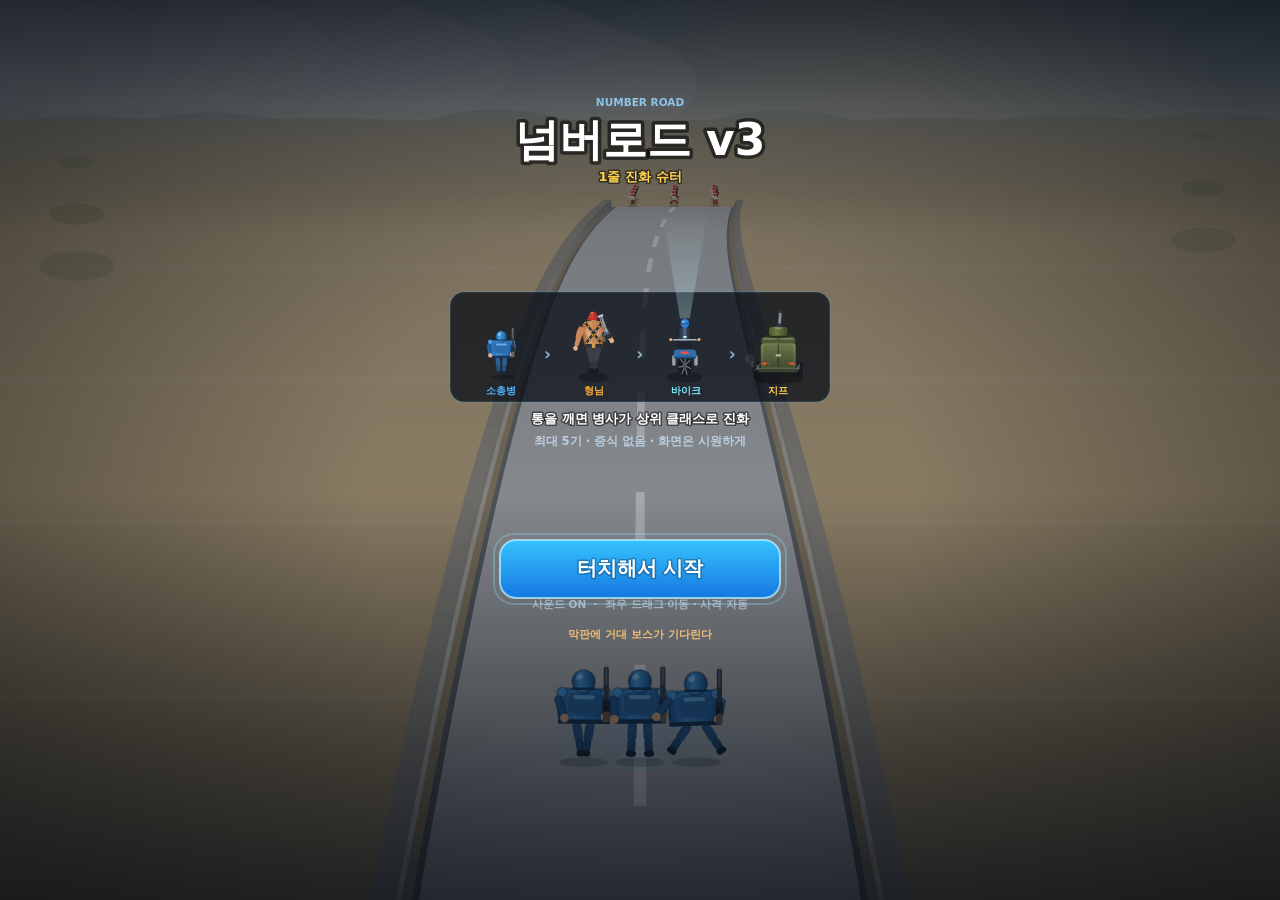
<file: pickle/index.html>
<!DOCTYPE html>
<html lang="ko">
<head>
<meta charset="utf-8" />
<meta name="viewport" content="width=device-width, initial-scale=1, maximum-scale=1, user-scalable=no, viewport-fit=cover" />
<meta name="theme-color" content="#0d1420" />
<meta name="apple-mobile-web-app-capable" content="yes" />
<title>넘버로드 v3 — 1줄 진화 슈터</title>
<style>
  html,body{margin:0;padding:0;width:100%;height:100%;background:#0d1420;overflow:hidden;
    -webkit-user-select:none;user-select:none;-webkit-tap-highlight-color:transparent;
    touch-action:none;overscroll-behavior:none;
    font-family:-apple-system,BlinkMacSystemFont,"Apple SD Gothic Neo","Noto Sans CJK KR","Malgun Gothic",sans-serif}
  #c{display:block;width:100vw;height:100vh;touch-action:none;cursor:pointer}
</style>
</head>
<body>
<canvas id="c"></canvas>
<script>
(() => {
'use strict';

/* =====================================================================
   넘버로드 v3 (NUMBER ROAD) — 1줄 진화 슈터
   - 아군은 항상 화면 맨 아래 1줄(최대 5기)
   - 나무통/게이트 = 상위 클래스로 진화 (증식 아님)
   - 통 위에 실제 보상이 올라가 회전/바운스
   - 빨간 적 군단 대량 웨이브 + 거대 보스
   - 완전 오프라인 단일 파일 / Canvas2D + WebAudio 합성음
   ===================================================================== */

const canvas = document.getElementById('c');
const ctx = canvas.getContext('2d', { alpha: false });

/* ---------------- layout / projection ---------------- */
let W = 390, H = 844, DPR = 1, CX = 195, HORIZON = 114, PLAYER_Y = 755, ROAD_HALF = 195;
const Z_SPAWN = 118;      // 스폰 지평선
const Z_K = 0.0215;       // 원근 계수
const Z_UNIT = 2.0;       // 아군 1줄 위치

function resize() {
  W = Math.max(300, Math.round(window.innerWidth));
  H = Math.max(460, Math.round(window.innerHeight));
  DPR = Math.min(window.devicePixelRatio || 1, 2);
  canvas.width = Math.round(W * DPR);
  canvas.height = Math.round(H * DPR);
  canvas.style.width = W + 'px';
  canvas.style.height = H + 'px';
  ctx.setTransform(DPR, 0, 0, DPR, 0, 0);
  CX = W / 2;
  HORIZON = Math.round(H * 0.135);
  PLAYER_Y = Math.round(H * 0.895);
  ROAD_HALF = Math.min(W * 0.50, H * 0.235);
}

const Z_POW = 1.65; // 원거리 압축(레퍼런스처럼 먼 곳이 넓게 보이도록)
function project(z) {
  const s = 1 / (1 + z * Z_K);
  return { s: s, y: HORIZON + (PLAYER_Y - HORIZON) * Math.pow(s, Z_POW), hw: ROAD_HALF * s };
}
function bend(z) {
  const k = Math.max(0, Math.min(1, z / Z_SPAWN));
  const ph = (G ? G.scrollZ : 0) * 0.0042;
  return Math.sin(ph + z * 0.0105) * W * 0.028 * k * k;
}

/* ---------------- tiny helpers ---------------- */
function rr(x, y, w, h, r) {
  const rad = Math.max(0, Math.min(r, Math.abs(w) / 2, Math.abs(h) / 2));
  ctx.beginPath();
  ctx.moveTo(x + rad, y);
  ctx.arcTo(x + w, y, x + w, y + h, rad);
  ctx.arcTo(x + w, y + h, x, y + h, rad);
  ctx.arcTo(x, y + h, x, y, rad);
  ctx.arcTo(x, y, x + w, y, rad);
  ctx.closePath();
}
const FONT = '"Noto Sans CJK KR","Apple SD Gothic Neo","Malgun Gothic",system-ui,sans-serif';
function txt(s, x, y, size, color, align, weight, stroke, lw) {
  ctx.font = (weight || '700') + ' ' + size + 'px ' + FONT;
  ctx.textAlign = align || 'center';
  ctx.textBaseline = 'middle';
  if (stroke) {
    ctx.lineWidth = lw || Math.max(2, size * 0.15);
    ctx.strokeStyle = stroke;
    ctx.lineJoin = 'round';
    ctx.miterLimit = 2;
    ctx.strokeText(s, x, y);
  }
  ctx.fillStyle = color;
  ctx.fillText(s, x, y);
}
function rand(a, b) { return a + Math.random() * (b - a); }
function clamp(v, a, b) { return v < a ? a : v > b ? b : v; }
function lerp(a, b, t) { return a + (b - a) * t; }
function easeOut(t) { return 1 - (1 - t) * (1 - t); }

/* ---------------- audio ---------------- */
let AC = null, master = null, noiseBuf = null, muted = false;
let lastPunch = 0, lastShot = 0;

function initAudio() {
  try {
    if (!AC) {
      const C = window.AudioContext || window.webkitAudioContext;
      if (!C) return;
      AC = new C();
      master = AC.createGain();
      master.gain.value = 0.6;
      master.connect(AC.destination);
      const len = Math.floor(AC.sampleRate * 0.5);
      noiseBuf = AC.createBuffer(1, len, AC.sampleRate);
      const d = noiseBuf.getChannelData(0);
      for (let i = 0; i < len; i++) d[i] = Math.random() * 2 - 1;
    }
    if (AC.state === 'suspended') AC.resume();
  } catch (e) { /* 오디오는 선택 */ }
}
function tone(f0, f1, dur, type, vol, delay) {
  if (!AC || muted) return;
  try {
    const t = AC.currentTime + (delay || 0);
    const o = AC.createOscillator();
    const g = AC.createGain();
    o.type = type || 'square';
    o.frequency.setValueAtTime(f0, t);
    if (f1 && f1 !== f0) o.frequency.exponentialRampToValueAtTime(Math.max(18, f1), t + dur);
    g.gain.setValueAtTime(0.0001, t);
    g.gain.exponentialRampToValueAtTime(Math.max(0.001, vol), t + 0.008);
    g.gain.exponentialRampToValueAtTime(0.0001, t + dur);
    o.connect(g); g.connect(master);
    o.start(t); o.stop(t + dur + 0.04);
  } catch (e) {}
}
function noiseBurst(dur, vol, freq, q, delay, type) {
  if (!AC || muted) return;
  try {
    const t = AC.currentTime + (delay || 0);
    const src = AC.createBufferSource();
    src.buffer = noiseBuf;
    src.playbackRate.value = 1 + Math.random() * 0.3;
    const f = AC.createBiquadFilter();
    f.type = type || 'bandpass';
    f.frequency.value = freq;
    f.Q.value = q || 1;
    const g = AC.createGain();
    g.gain.setValueAtTime(Math.max(0.001, vol), t);
    g.gain.exponentialRampToValueAtTime(0.0001, t + dur);
    src.connect(f); f.connect(g); g.connect(master);
    src.start(t); src.stop(t + dur + 0.03);
  } catch (e) {}
}
function thump(vol, f0, f1, dur) {
  if (!AC || muted) return;
  try {
    const t = AC.currentTime;
    const o = AC.createOscillator();
    const g = AC.createGain();
    o.type = 'sine';
    o.frequency.setValueAtTime(f0, t);
    o.frequency.exponentialRampToValueAtTime(f1, t + dur);
    g.gain.setValueAtTime(Math.max(0.001, vol), t);
    g.gain.exponentialRampToValueAtTime(0.0001, t + dur);
    o.connect(g); g.connect(master);
    o.start(t); o.stop(t + dur + 0.03);
  } catch (e) {}
}

const sfx = {
  shot() {
    if (!AC || muted) return;
    const now = AC.currentTime;
    if (now - lastShot < 0.035) return;
    lastShot = now;
    tone(1700, 720, 0.045, 'square', 0.035);
    noiseBurst(0.03, 0.045, 2800, 2.6);
  },
  heavyShot() {
    if (!AC || muted) return;
    const now = AC.currentTime;
    if (now - lastShot < 0.03) return;
    lastShot = now;
    tone(420, 130, 0.05, 'sawtooth', 0.05);
    noiseBurst(0.035, 0.05, 1200, 1.6);
  },
  jeepShot() {
    thump(0.16, 260, 70, 0.09);
    noiseBurst(0.07, 0.07, 900, 1.1);
  },
  /* 총알이 나무/적에 박히는 묵직한 타격 */
  punch(power) {
    if (!AC || muted) return;
    const now = AC.currentTime;
    if (now - lastPunch < 0.038) return;
    lastPunch = now;
    const p = power || 1;
    thump(0.13 * p, 210, 48, 0.10);
    noiseBurst(0.05, 0.075 * p, 620, 1.0);
    noiseBurst(0.028, 0.05 * p, 2600, 2.2);
  },
  crack() {
    noiseBurst(0.05, 0.09, 1700, 2.4);
    noiseBurst(0.03, 0.06, 4200, 3.2);
  },
  splinter() { noiseBurst(0.13, 0.09, 1400, 1.2); },
  barrelBreak(big) {
    thump(big ? 0.34 : 0.26, 150, 32, 0.4);
    noiseBurst(0.34, big ? 0.3 : 0.22, 700, 0.66);
    noiseBurst(0.18, big ? 0.2 : 0.15, 2400, 0.9, 0.02);
    tone(300, 62, 0.3, 'sawtooth', big ? 0.16 : 0.11);
  },
  evolve() {
    [330, 415, 523, 660, 830].forEach((f, i) => tone(f, f * 1.01, 0.19, 'square', 0.10, i * 0.055));
    thump(0.22, 120, 48, 0.55);
    noiseBurst(0.42, 0.15, 320, 0.6);
  },
  powerup() {
    [523, 659, 784].forEach((f, i) => tone(f, f, 0.14, 'triangle', 0.12, i * 0.06));
  },
  gate() {
    tone(560, 560, 0.08, 'sine', 0.13);
    tone(720, 720, 0.08, 'sine', 0.13, 0.075);
    tone(960, 960, 0.15, 'sine', 0.14, 0.15);
  },
  hurt() {
    tone(200, 52, 0.26, 'triangle', 0.2);
    noiseBurst(0.2, 0.13, 340, 1);
  },
  squish() {
    noiseBurst(0.06, 0.07, 480, 1.4);
    tone(240, 90, 0.07, 'sawtooth', 0.05);
  },
  bossIn() {
    thump(0.3, 100, 38, 0.9);
    noiseBurst(0.75, 0.2, 240, 0.8);
    tone(70, 40, 0.9, 'sawtooth', 0.14, 0.1);
  },
  win() {
    [523, 659, 784, 1046, 1318].forEach((f, i) => tone(f, f, 0.22, 'triangle', 0.15, i * 0.11));
  },
  lose() {
    [420, 340, 260, 175].forEach((f, i) => tone(f, f * 0.82, 0.26, 'sawtooth', 0.13, i * 0.13));
  }
};

/* ---------------- config / units ---------------- */
const CFG = {
  speed: 15,
  bulletSpeed: 160,
  bossAt: 640,
  contactCd: 1.0,
  maxSlots: 5
};

/* Tier 0 → 3 : 소총병 → 미니건 형님 → 오토바이 → 무장 지프 */
const TIER = [
  { name: '소총병',    short: '소총',   dps: 78,  rate: 8.5, bullets: 1, col: '#4fb3ff' },
  { name: '미니건 형님', short: '형님',   dps: 340, rate: 15,  bullets: 2, col: '#ffb03a' },
  { name: '오토바이',   short: '바이크',  dps: 300, rate: 11,  bullets: 2, col: '#7ce8ff' },
  { name: '무장 지프',  short: '지프',   dps: 800, rate: 6.2, bullets: 2, splash: 0.11, col: '#ffd24d' }
];

const REW = {
  heavy:   { label: '미니건 형님', col: '#ffb03a', tier: 1 },
  bike:    { label: '오토바이',   col: '#7ce8ff', tier: 2 },
  jeep:    { label: '무장 지프',  col: '#ffd24d', tier: 3 },
  soldier: { label: '병사 +1',    col: '#6fd0ff', tier: -1 },
  power:   { label: '화력 +25%',  col: '#ff8a5a', tier: -2 }
};

const GATE = {
  heavy:   { label: '형님',    sub: '진화', col: '#ffb03a', tier: 1 },
  bike:    { label: '오토바이', sub: '진화', col: '#7ce8ff', tier: 2 },
  jeep:    { label: '무장 지프', sub: '진화', col: '#ffd24d', tier: 3 },
  soldier: { label: '병사 +1',  sub: '추가', col: '#6fd0ff', tier: -1 },
  power:   { label: '화력 +25%', sub: '강화', col: '#ff8a5a', tier: -2 },
  neg:     { label: '병사 -1',  sub: '손실', col: '#ff5a4d', tier: -3 }
};

/* at = 진행 거리(=15/s) */
const SCRIPT = [
  { at: 0,   type: 'barrel', x: -0.36, hp: 535,  z: 98,  rew: 'heavy' },
  { at: 0,   type: 'barrel', x:  0.38, hp: 412,  z: 108, rew: 'soldier' },
  { at: 34,  type: 'wave',   n: 8,  z: 114 },
  { at: 62,  type: 'barrel', x:  0.04, hp: 234,  z: 100, rew: 'bike' },
  { at: 104, type: 'wave',   n: 10, z: 116 },
  { at: 138, type: 'barrel', x:  0.54, hp: 153,  z: 96,  rew: 'power' },
  { at: 170, type: 'gate',   left: 'heavy',  right: 'soldier' },
  { at: 206, type: 'wave',   n: 12, z: 114 },
  { at: 232, type: 'barrel', x: -0.44, hp: 880,  z: 102, rew: 'jeep' },
  { at: 268, type: 'wave',   n: 14, z: 116 },
  { at: 300, type: 'gate',   left: 'bike',   right: 'jeep' },
  { at: 330, type: 'barrel', x:  0.46, hp: 1200, z: 98,  rew: 'jeep' },
  { at: 362, type: 'wave',   n: 18, z: 118 },
  { at: 396, type: 'gate',   left: 'power',  right: 'soldier' },
  { at: 424, type: 'barrel', x: -0.52, hp: 1500, z: 100, rew: 'bike' },
  { at: 452, type: 'wave',   n: 22, z: 116 },
  { at: 484, type: 'gate',   left: 'neg',    right: 'power' },
  { at: 512, type: 'barrel', x:  0.00, hp: 1800, z: 98,  rew: 'heavy' },
  { at: 540, type: 'wave',   n: 26, z: 118 },
  { at: 570, type: 'gate',   left: 'jeep',   right: 'soldier' },
  { at: 596, type: 'barrel', x:  0.48, hp: 2200, z: 100, rew: 'jeep' },
  { at: 614, type: 'wave',   n: 28, z: 118 }
];
SCRIPT.sort((a, b) => a.at - b.at);

/* ---------------- state ---------------- */
let G = null;
let buttons = [];
let TEST_FREEZE = false;

function mkSlot(tier) {
  return {
    tier: tier || 0,
    ph: Math.random() * 6.28,
    fireT: Math.random() * 0.12,
    muzzle: 0,
    recoil: 0,
    glow: 0,
    bob: Math.random() * 6.28
  };
}

function emptyState() {
  return {
    phase: 'start',
    stage: 1,
    t: 0, dist: 0, scrollZ: 0,
    slots: [mkSlot(0), mkSlot(0), mkSlot(0)],
    power: 1, score: 0, kills: 0,
    playerX: 0, targetX: 0,
    bullets: [], ebullets: [], entities: [], gates: [],
    popups: [], particles: [], booms: [], flyers: [], casings: [], rings: [],
    shake: 0, flash: 0, hitStop: 0,
    banner: null, gateText: null, gateT: 0,
    boss: null, bossSpawned: false, scriptIdx: 0,
    enemyMul: 1, barrelMul: 1,
    hurtT: 0, lastContact: -9, hint: 1, hintUsed: false, unitPulse: 0, dragging: false,
    endT: 0, saveShown: -9
  };
}

function resetRun(stage, phase) {
  const st = stage || 1;
  G = emptyState();
  G.stage = st;
  G.enemyMul = 1 + (st - 1) * 0.40;
  G.barrelMul = 1 + (st - 1) * 0.50;
  G.phase = phase || 'playing';
  if (G.phase !== 'start') {
    showBanner('STAGE ' + st, '3기로 시작 · 통을 깨서 진화!', '#8fe6ff', 1.8);
  }
}

function mkBarrel(x, hp, z, rew) {
  return {
    kind: 'barrel', x: x, z: z, hp: hp, maxhp: hp,
    w: 0.30, rew: rew || null,
    hitT: 0, sq: 0, flash: 0, dmgAcc: 0, popT: 0,
    seed: Math.random() * 9, dead: false, rot: Math.random() * 6.28
  };
}
function mkEnemy(x, z, hp) {
  return {
    kind: 'enemy', x: x, z: z, hp: hp, maxhp: hp, w: 0.075,
    ph: Math.random() * 6.28, hitT: 0, sq: 0, flash: 0,
    dmgAcc: 0, popT: 0, fireT: rand(1.8, 4.6), dead: false,
    spd: rand(0.92, 1.12), lane: rand(-0.26, 0.26)
  };
}

/* ---------------- spawning ---------------- */
function runScript() {
  while (G.scriptIdx < SCRIPT.length && G.dist >= SCRIPT[G.scriptIdx].at) {
    spawnEncounter(SCRIPT[G.scriptIdx++]);
  }
}
function spawnEncounter(s) {
  if (s.type === 'barrel') {
    G.entities.push(mkBarrel(s.x, Math.round(s.hp * G.barrelMul), Math.min(s.z || Z_SPAWN, Z_SPAWN), s.rew));
  } else if (s.type === 'wave') {
    spawnWave(s.n, s.z || 116);
  } else if (s.type === 'gate') {
    G.gates.push({ kind: 'gate', z: s.z || Z_SPAWN, left: s.left, right: s.right, applied: false, flash: 0, hitT: 0 });
  }
}

function spawnWave(n, z0) {
  const cols = Math.min(7, Math.max(5, Math.ceil(n / 2.6)));
  const rows = Math.ceil(n / cols);
  const baseHp = 26 + G.dist * 0.16;
  for (let i = 0; i < n; i++) {
    const r = Math.floor(i / cols), c = i % cols;
    const cnt = Math.min(cols, n - r * cols);
    const t = cnt === 1 ? 0.5 : c / (cnt - 1);
    const x = -0.74 + 1.48 * t + rand(-0.05, 0.05);
    const z = Math.min(Z_SPAWN + 14, z0 + r * 4.2 + rand(0, 1.8));
    G.entities.push(mkEnemy(x, z, Math.round((baseHp + rand(-6, 10)) * G.enemyMul)));
  }
}

/* ---------------- fx helpers ---------------- */
function shakeIt(v) { G.shake = Math.max(G.shake, v); }
function vibrate(p) { try { if (navigator.vibrate) navigator.vibrate(p); } catch (e) {} }
function showBanner(text, sub, color, t) { G.banner = { text: text, sub: sub, t: t || 1.9, color: color || '#fff' }; }

function addPopup(x, z, text, color, size, big, lift) {
  const zz = Math.max(z, 0.4);
  const p = project(zz);
  G.popups.push({
    sx: CX + bend(zz) + x * p.hw + rand(-10, 10),
    sy: p.y - (lift === undefined ? 30 : lift) * p.s - (big ? 26 : 0) + rand(-6, 4),
    text: text, color: color || '#fff',
    life: big ? 1.15 : 0.72, max: big ? 1.15 : 0.72,
    size: size || Math.max(12, 24 * p.s),
    vy: big ? -58 : -44
  });
}

function addParticles(sx, sy, n, colors, spread, spd, size, grav) {
  const g = grav === undefined ? 620 : grav;
  for (let i = 0; i < n; i++) {
    const a = Math.random() * Math.PI * 2;
    const v = rand(spd * 0.35, spd);
    G.particles.push({
      sx: sx, sy: sy,
      vx: Math.cos(a) * v * spread,
      vy: Math.sin(a) * v - rand(30, 120),
      g: g,
      life: rand(0.3, 0.75), max: 0.75,
      size: rand(size * 0.45, size),
      color: colors[(Math.random() * colors.length) | 0],
      rot: Math.random() * 6.28, vr: rand(-11, 11),
      sq: rand(0.7, 1.4)
    });
  }
  if (G.particles.length > 460) G.particles.splice(0, G.particles.length - 460);
}

function addBoom(sx, sy, sc, big) {
  G.booms.push({ sx: sx, sy: sy, t: 0, life: big ? 0.6 : 0.42, sc: Math.max(0.45, sc || 1), big: !!big });
}
function addRing(sx, sy, r, col) {
  G.rings.push({ sx: sx, sy: sy, t: 0, life: 0.45, r: r, col: col || 'rgba(160,235,255,0.9)' });
}
function addCasing(sx, sy, dir) {
  G.casings.push({
    sx: sx, sy: sy,
    vx: (dir || 1) * rand(40, 90),
    vy: rand(-150, -80),
    rot: rand(0, 6.28), vr: rand(-16, 16),
    life: 0.75, max: 0.75
  });
  if (G.casings.length > 90) G.casings.shift();
}
/*__PART_B__*/

/* ===================== squad helpers ===================== */
/* 티어별 실루엣 폭(도로 반폭 기준) */
const UNIT_W = [0.255, 0.375, 0.335, 0.465];

function squadLayout(tiers) {
  const gap = 0.024;
  const raw = tiers.map(function (t) { return UNIT_W[t]; });
  let sum = 0;
  for (let i = 0; i < raw.length; i++) sum += raw[i];
  const fit = Math.min(1, 1.60 / (sum + gap * (raw.length - 1)));
  const ws = raw.map(function (w) { return w * fit; });
  let total = 0;
  for (let i = 0; i < ws.length; i++) total += ws[i];
  total += gap * (ws.length - 1);
  let x = -total / 2;
  const off = [];
  for (let i = 0; i < ws.length; i++) { off.push(x + ws[i] / 2); x += ws[i] + gap; }
  return { off: off, total: total, fit: fit };
}

function curTiers() {
  return G.slots.map(function (s) { return s.tier; });
}

function slotPos(i, tiers) {
  const T = tiers || curTiers();
  const L = squadLayout(T);
  const p = project(Z_UNIT);
  const idx = clamp(i, 0, L.off.length - 1);
  const dx = L.off[idx];
  return {
    x: CX + bend(Z_UNIT) + (G.playerX + dx) * p.hw,
    y: p.y,
    sc: p.s * 1.5 * L.fit,
    dx: dx
  };
}

function clampPlayerX() {
  const L = squadLayout(curTiers());
  const lim = Math.max(0.05, 0.84 - L.total / 2);
  G.targetX = clamp(G.targetX, -lim, lim);
  G.playerX = clamp(G.playerX, -lim, lim);
}
function squadDps() {
  let d = 0;
  for (let i = 0; i < G.slots.length; i++) d += TIER[G.slots[i].tier].dps;
  return d * G.power;
}

/* ===================== main update ===================== */
function update(dt) {
  G.t += dt;
  updateFx(dt);
  if (G.hitStop > 0) { G.hitStop -= dt; return; }
  if (G.phase !== 'playing') return;

  G.playerX += (G.targetX - G.playerX) * Math.min(1, dt * 16);
  clampPlayerX();

  G.scrollZ += CFG.speed * dt;
  G.dist += CFG.speed * dt;

  runScript();

  if (!G.bossSpawned && G.dist >= CFG.bossAt) {
    G.bossSpawned = true;
    spawnBoss();
  }

  updateSquad(dt);
  updateBullets(dt);
  updateEntities(dt);
  updateGates(dt);
  updateBoss(dt);
  updateEnemyBullets(dt);

  if (G.hint > 0 && G.t > 6) G.hint = Math.max(0, G.hint - dt * 0.7);
}

function updateSquad(dt) {
  for (let i = 0; i < G.slots.length; i++) {
    const s = G.slots[i];
    const T = TIER[s.tier];
    s.ph += dt * (9.4 + s.tier * 1.1);
    s.fireT -= dt;
    if (s.muzzle > 0) s.muzzle -= dt;
    if (s.recoil > 0) s.recoil = Math.max(0, s.recoil - dt * 7.5);
    if (s.glow > 0) s.glow = Math.max(0, s.glow - dt * 1.5);
    if (s.fireT <= 0) {
      s.fireT += 1 / T.rate;
      fireSlot(i, T);
    }
  }
}

function pickAim(x0) {
  const cands = [];
  for (let i = 0; i < G.entities.length; i++) {
    const e = G.entities[i];
    if (e.dead) continue;
    if (Math.abs(e.x - x0) < 0.30 + e.w) cands.push(e);
  }
  if (!cands.length) {
    const b = G.boss;
    if (b && !b.dying && Math.abs(b.x - x0) < 0.55) return b.x;
    return x0 + rand(-0.05, 0.05);
  }
  cands.sort((a, c) => a.z - c.z);
  const m = Math.min(3, cands.length);
  return cands[(Math.random() * m) | 0].x;
}

function fireSlot(i, T) {
  const s = G.slots[i];
  s.recoil = 1;
  s.muzzle = T.bullets > 1 ? 0.07 : 0.055;
  const x0 = G.playerX + slotPos(i).dx;
  const n = T.bullets || 1;
  const dmg = (T.dps * G.power) / T.rate / n;
  for (let k = 0; k < n; k++) {
    const off = n === 1 ? 0 : (k - 0.5) * 0.03;
    const aim = pickAim(x0 + off);
    G.bullets.push({
      kind: 'bullet',
      x: x0 + off, x0: x0 + off,
      x1: aim + off * 1.3,
      z: Z_UNIT + 1.2,
      dmg: dmg,
      sp: s.tier,
      w: s.tier === 3 ? 2.3 : s.tier === 1 ? 1.5 : 1,
      splash: T.splash || 0
    });
  }
  if (s.tier === 1) sfx.heavyShot();
  else if (s.tier === 3) sfx.jeepShot();
  else sfx.shot();

  if (s.tier <= 1) {
    const p = slotPos(i);
    if (Math.random() < 0.8) addCasing(p.x + 11 * p.sc, p.y - 62 * p.sc, 1);
  }
}

function updateBullets(dt) {
  for (let i = G.bullets.length - 1; i >= 0; i--) {
    const b = G.bullets[i];
    b.z += CFG.bulletSpeed * dt;
    b.x = lerp(b.x0, b.x1, Math.min(1, b.z / 40));
    let hit = null;
    const boss = G.boss;
    if (boss && !boss.dying && Math.abs(b.x - boss.x) < 0.40 && b.z > boss.z - 4.4 && b.z < boss.z + 5.2) hit = boss;
    if (!hit) {
      for (let k = 0; k < G.entities.length; k++) {
        const e = G.entities[k];
        if (e.dead) continue;
        if (Math.abs(b.x - e.x) < e.w + 0.012 && Math.abs(b.z - e.z) < 2.4) { hit = e; break; }
      }
    }
    if (hit) {
      if (hit === boss) damageBoss(b.dmg, b.x);
      else damageEntity(hit, b.dmg, b.x);
      if (b.splash) splashDamage(b, hit);
      G.bullets.splice(i, 1);
      continue;
    }
    if (b.z > Z_SPAWN + 10) G.bullets.splice(i, 1);
  }
}

function splashDamage(b, skip) {
  const p = project(clamp(b.z, 0.5, Z_SPAWN));
  const sx = CX + bend(clamp(b.z, 0.5, Z_SPAWN)) + b.x * p.hw;
  if (Math.random() < 0.45) {
    addParticles(sx, p.y - 24 * p.s, 6, ['#ffe9b0', '#ffb03a', '#ffffff'], 1.6, 260, 5 * Math.max(0.4, p.s), 420);
    addBoom(sx, p.y - 20 * p.s, p.s * 0.7, false);
  }
  for (let k = 0; k < G.entities.length; k++) {
    const e = G.entities[k];
    if (e.dead || e === skip) continue;
    if (Math.abs(e.x - b.x) < b.splash + e.w * 0.5 && Math.abs(e.z - b.z) < 8) {
      damageEntity(e, b.dmg * 0.45, e.x);
    }
  }
}

/* ===================== damage ===================== */
function damageEntity(e, amt, bx) {
  if (!e || e.dead) return;
  e.hp -= amt;
  e.hitT = 0.12;
  e.flash = 0.06;
  e.sq = Math.min(1.2, e.sq + 0.7);
  e.dmgAcc += amt;
  G.score += amt * 0.3;

  const pz = Math.max(e.z, 0.5);
  const p = project(pz);
  const sx = CX + bend(pz) + (bx === undefined ? e.x : bx) * p.hw;
  const sy = p.y - (e.kind === 'barrel' ? 44 : 22) * p.s;

  if (Math.random() < 0.75) {
    addParticles(sx, sy, 3, ['#ffe9b0', '#ffffff', '#ffd08a'], 1.5, 260, 4.4 * Math.max(0.45, p.s), 520);
  }
  if (e.kind === 'barrel' && Math.random() < 0.55) {
    addParticles(sx + rand(-8, 8), sy + 6 * p.s, 2, ['#c98a44', '#8a5522', '#e6c088'], 1.4, 230, 5.4 * Math.max(0.4, p.s), 760);
  }
  if (Math.random() < 0.1) shakeIt(2.6);
  sfx.punch(0.85);

  if (e.hp <= 0) {
    e.hp = 0;
    e.dead = true;
    if (e.kind === 'barrel') breakBarrel(e);
    else killEnemy(e);
  }
}

function killEnemy(e) {
  const pz = Math.max(e.z, 0.5);
  const p = project(pz);
  const sx = CX + bend(pz) + e.x * p.hw;
  addParticles(sx, p.y - 16 * p.s, 9, ['#e0553a', '#a8231d', '#ffd0a0', '#ffffff'], 1.35, 240, 6 * Math.max(0.4, p.s), 720);
  G.kills++;
  G.score += 55;
  sfx.squish();
}

function breakBarrel(e) {
  const pz = Math.max(e.z, 0.6);
  const p = project(pz);
  const sx = CX + bend(pz) + e.x * p.hw;
  const sy = p.y - 44 * p.s;
  const big = e.maxhp > 900;

  addParticles(sx, sy, big ? 42 : 26, ['#c98a44', '#8a5522', '#e0b070', '#6b3f14', '#ffe9b0'], 2.0, 420, 10 * Math.max(0.4, p.s), 900);
  addParticles(sx, sy, 14, ['#fff6d8', '#ffe9b0'], 2.2, 460, 5 * p.s, 400);
  addBoom(sx, sy, p.s * 1.15, big);
  addRing(sx, sy, 60 * p.s, 'rgba(255,214,140,0.85)');

  G.score += 260 + e.maxhp * 1.1;
  shakeIt(big ? 20 : 14);
  G.flash = Math.max(G.flash, big ? 0.30 : 0.20);
  G.hitStop = big ? 0.055 : 0.035;
  vibrate(big ? [18, 12, 40] : [14, 8, 26]);
  sfx.barrelBreak(big);
  addPopup(e.x, e.z, big ? '통 파괴!' : '파괴!', '#ffe066', 0, true, 60);

  if (e.rew) launchReward(e);
}

function launchReward(e) {
  const R = REW[e.rew];
  if (!R) return;
  const plan = planReward(e.rew);
  const pz = Math.max(e.z, 0.6);
  const p = project(pz);
  G.flyers.push({
    kind: 'flyer',
    rew: e.rew,
    plan: plan,
    x0: CX + bend(pz) + e.x * p.hw,
    y0: p.y - 86 * p.s,
    u: 0,
    dur: 0.66,
    spin: Math.random() * 6.28,
    arc: rand(80, 150),
    trailT: 0
  });
  sfx.splinter();
}

function planReward(rew) {
  if (rew === 'soldier') {
    if (G.slots.length < CFG.maxSlots) return { add: true, idx: G.slots.length };
    return { power: true, idx: 0 };
  }
  if (rew === 'power') return { power: true, idx: 0 };
  const tier = REW[rew].tier;
  let idx = -1, low = 99;
  for (let i = 0; i < G.slots.length; i++) {
    const t = G.slots[i].tier;
    if (t < tier && t < low) { low = t; idx = i; }
  }
  if (idx < 0) return { power: true, idx: 0 };
  return { idx: idx, tier: tier };
}

function grantReward(rew) {
  const R = REW[rew];
  if (!R) return null;
  if (rew === 'soldier' || rew === 'power') {
    if (rew === 'soldier' && G.slots.length < CFG.maxSlots) {
      G.slots.push(mkSlot(0));
      const i = G.slots.length - 1;
      G.slots[i].glow = Math.random() * 6.28;
      return { text: '병사 +1', col: R.col, idx: i };
    }
    G.power = Math.min(4, G.power + 0.25);
    return { text: '화력 +25%', col: '#ff8a5a' };
  }
  const plan = planReward(rew);
  if (plan.power) {
    G.power = Math.min(4, G.power + 0.25);
    return { text: '화력 +25%', col: '#ff8a5a' };
  }
  const s = G.slots[plan.idx];
  s.tier = plan.tier;
  s.glow = 1;
  s.fireT = 0.08;
  return { text: R.label + ' 진화!', col: R.col, idx: plan.idx, tier: plan.tier, big: true };
}

function applyRewardFlyer(f) {
  const plan = f.plan;
  let res = null;
  if (plan.add) {
    if (G.slots.length < CFG.maxSlots) {
      G.slots.push(mkSlot(0));
      const i = G.slots.length - 1;
      G.slots[i].glow = 1;
      res = { text: '병사 +1', col: '#6fd0ff', idx: i };
    } else {
      G.power = Math.min(4, G.power + 0.25);
      res = { text: '화력 +25%', col: '#ff8a5a' };
    }
  } else if (plan.power) {
    G.power = Math.min(4, G.power + 0.25);
    res = { text: '화력 +25%', col: '#ff8a5a' };
  } else if (plan.idx < G.slots.length) {
    const s = G.slots[plan.idx];
    s.tier = plan.tier;
    s.glow = 1;
    s.fireT = 0.06;
    res = { text: REW[f.rew].label + ' 진화!', col: REW[f.rew].col, idx: plan.idx, tier: plan.tier, big: true };
  } else {
    G.power = Math.min(4, G.power + 0.25);
    res = { text: '화력 +25%', col: '#ff8a5a' };
  }

  const idx = res.idx === undefined ? 0 : res.idx;
  const sp = slotPos(idx);
  addRing(sp.x, sp.y - 34 * sp.sc, 46 * sp.sc, res.col);
  addParticles(sp.x, sp.y - 28 * sp.sc, 18, [res.col, '#ffffff'], 1.7, 300, 6 * sp.sc, 420);
  addPopup(G.playerX, Z_UNIT + 2, res.text, res.col, 16, true, 104);
  G.unitPulse = 0.8;

  if (res.big) {
    sfx.evolve();
    shakeIt(13);
    vibrate([16, 10, 34]);
    G.hitStop = 0.03;
  } else {
    sfx.powerup();
    vibrate([10, 6, 18]);
  }
}

/* ===================== entities ===================== */
function updateEntities(dt) {
  for (let i = G.entities.length - 1; i >= 0; i--) {
    const e = G.entities[i];
    const mul = e.kind === 'enemy' ? (0.85 + e.spd * 0.35) : 1;
    e.z -= (CFG.speed * mul) * dt;

    if (e.kind === 'enemy') {
      const k = e.z < 52 ? Math.min(1, (52 - e.z) / 34) : 0;
      if (k > 0) {
        const tgt = G.playerX + (e.lane || 0);
        e.x += (tgt - e.x) * Math.min(1, dt * 1.35 * k);
      }
    }

    if (e.hitT > 0) e.hitT -= dt;
    if (e.flash > 0) e.flash -= dt;
    if (e.popT > 0) e.popT -= dt;
    if (e.sq > 0) e.sq = Math.max(0, e.sq - dt * 6.5);
    if (e.kind === 'barrel') e.rot += dt * 1.5;

    if (e.dmgAcc >= 0.6 && e.popT <= 0) {
      addPopup(e.x, e.z + 1.4, '-' + Math.max(1, Math.round(e.dmgAcc)),
        e.kind === 'barrel' ? '#ffe066' : '#ffd0c0',
        0, false, e.kind === 'barrel' ? 104 : 40);
      e.dmgAcc = 0;
      e.popT = 0.2;
    }

    if (e.kind === 'enemy') {
      e.ph += dt * 11;
      if (e.z < 28 && e.z > 3.5) {
        e.fireT -= dt;
        if (e.fireT <= 0 && G.ebullets.length < 7) {
          e.fireT = rand(2.8, 5.4);
          G.ebullets.push({ kind: 'ebullet', x: e.x, z: e.z - 2, vz: 74, boss: false });
          noiseBurst(0.04, 0.028, 950, 3);
        }
      }
      if (e.z <= 1.3) {
        e.dead = true;
        G.entities.splice(i, 1);
        hitSquad(1, 'contact');
        continue;
      }
    } else if (e.kind === 'barrel') {
      if (e.z <= 1.1) {
        e.dead = true;
        G.entities.splice(i, 1);
        const p = project(1.1);
        const sx = CX + bend(1.1) + e.x * p.hw;
        addParticles(sx, p.y - 40, 22, ['#c98a44', '#8a5522', '#e0b070'], 1.8, 320, 8, 800);
        addPopup(e.x, 2, '으악!', '#ff5a5a', 22, true, 60);
        G.flash = Math.max(G.flash, 0.34);
        sfx.barrelBreak(false);
        hitSquad(1, 'barrel', true);
        continue;
      }
    }
    if (e.dead) G.entities.splice(i, 1);
  }
}

function hitSquad(n, why, force) {
  if (G.phase !== 'playing') return;
  if (!force && G.t - G.lastContact < CFG.contactCd) return;
  G.lastContact = G.t;
  for (let k = 0; k < (n || 1); k++) {
    if (G.slots.length > 1) {
      G.slots.pop();
    } else {
      gameOver();
      return;
    }
  }
  G.hurtT = 0.6;
  G.flash = Math.max(G.flash, 0.32);
  shakeIt(15);
  vibrate([30, 16, 30]);
  sfx.hurt();
}

/* ===================== gates ===================== */
function updateGates(dt) {
  for (let i = G.gates.length - 1; i >= 0; i--) {
    const g = G.gates[i];
    g.z -= CFG.speed * dt;
    if (g.flash > 0) g.flash -= dt;
    if (g.hitT > 0) g.hitT -= dt;
    if (!g.applied && g.z <= 2.4) {
      g.applied = true;
      g.flash = 0.7;
      const key = G.playerX < 0 ? g.left : g.right;
      applyGate(key);
    }
    if (g.z < -3) G.gates.splice(i, 1);
  }
}

function applyGate(key) {
  const o = GATE[key];
  if (!o) return;
  if (key === 'neg') {
    hitSquad(1, 'gate', true);
    G.gateText = { text: '-1기', sub: '병사 손실', good: false };
    G.gateT = 1.4;
    return;
  }
  const res = grantReward(key);
  if (!res) return;
  G.gateText = { text: res.text, sub: res.big ? '상위 클래스 진화' : '강화', good: true };
  G.gateT = 1.5;
  if (res.big) {
    sfx.evolve();
    shakeIt(12);
    vibrate([14, 10, 30]);
  } else {
    sfx.gate();
  }
  const idx = res.idx === undefined ? 0 : res.idx;
  const sp = slotPos(idx);
  addRing(sp.x, sp.y - 30 * sp.sc, 40 * sp.sc, res.col);
}

/* ===================== boss ===================== */
function spawnBoss() {
  const hp = Math.round(Math.max(28000, squadDps() * 8.0) * (1 + (G.stage - 1) * 0.5));
  G.boss = {
    kind: 'boss', x: 0, z: 62, hp: hp, maxhp: hp,
    ph: 0, fireT: 2.6, sumT: 4.0, hitT: 0, sq: 0, flash: 0,
    dmgAcc: 0, popT: 0, dying: false, dieT: 0, step: 0
  };
  showBanner('BOSS 등장!', '빨간 군단 총공격', '#ff6b6b', 2.2);
  shakeIt(20);
  G.flash = Math.max(G.flash, 0.2);
  sfx.bossIn();
  vibrate([0, 60, 40, 60, 120]);
  spawnWave(18, 104);
}

function updateBoss(dt) {
  const b = G.boss;
  if (!b) return;
  if (b.dying) {
    b.dieT -= dt;
    if (b.dieT <= 0) stageClear();
    return;
  }
  b.z += (17 - b.z) * Math.min(1, dt * 0.55);
  b.ph += dt;
  b.x = Math.sin(b.ph * 0.8) * 0.26;
  b.step += dt * 5.2;
  if (b.hitT > 0) b.hitT -= dt;
  if (b.flash > 0) b.flash -= dt;
  if (b.popT > 0) b.popT -= dt;
  if (b.sq > 0) b.sq = Math.max(0, b.sq - dt * 6);
  if (b.dmgAcc >= b.maxhp * 0.06 && b.popT <= 0) {
    addPopup(b.x + rand(-0.2, 0.2), b.z, '-' + Math.round(b.dmgAcc / 100) * 100, '#ffe066', 0, false, 300);
    b.dmgAcc = 0;
    b.popT = 0.45;
  }
  b.fireT -= dt;
  if (b.fireT <= 0) {
    b.fireT = 1.9;
    G.ebullets.push({ kind: 'ebullet', x: b.x, z: b.z - 3, vz: 52, boss: true });
    tone(160, 70, 0.2, 'sawtooth', 0.08);
  }
  b.sumT -= dt;
  if (b.sumT <= 0) {
    b.sumT = 8.0;
    spawnWave(5, 66);
  }
  // 아군 지원군 (보스전 동안 5초마다 1기 보충)
  b.helpT = (b.helpT === undefined ? 5.0 : b.helpT) - dt;
  if (b.helpT <= 0) {
    b.helpT = 6.0;
    if (G.slots.length < CFG.maxSlots) {
      G.slots.push(mkSlot(Math.min(2, G.stage)));
      const i = G.slots.length - 1;
      G.slots[i].glow = 1;
      const sp = slotPos(i);
      addRing(sp.x, sp.y - 34 * sp.sc, 44 * sp.sc, '#8fe6ff');
      addPopup(G.playerX, Z_UNIT + 2, '지원군 합류!', '#8fe6ff', 15, true, 96);
      sfx.powerup();
      vibrate([12, 8, 20]);
    }
  }
}

function damageBoss(amt, bx) {
  const b = G.boss;
  if (!b || b.dying) return;
  b.hp -= amt;
  b.hitT = 0.09;
  b.flash = 0.055;
  b.sq = Math.min(1, b.sq + 0.30);
  b.dmgAcc += amt;
  G.score += amt * 0.3;
  if (Math.random() < 0.5) {
    const p = project(b.z);
    const sx = CX + bend(b.z) + (bx === undefined ? b.x : bx) * p.hw + rand(-26, 26) * p.s;
    addParticles(sx, p.y - rand(80, 210) * p.s, 3, ['#ffe9b0', '#ffffff', '#ffb03a'], 1.3, 240, 4.6 * p.s, 500);
  }
  if (amt > 24) sfx.punch(1.1);
  if (b.hp <= 0) {
    b.hp = 0;
    b.dying = true;
    b.dieT = 1.8;
    shakeIt(24);
    G.flash = 0.55;
    G.hitStop = 0.09;
    vibrate([0, 50, 40, 50, 120]);
    const p = project(b.z);
    const sx = CX + bend(b.z) + b.x * p.hw;
    addParticles(sx, p.y - 150 * p.s, 64, ['#ffce4d', '#ff7a3d', '#ffffff', '#c8322c'], 2.1, 460, 13, 800);
    addBoom(sx, p.y - 120 * p.s, p.s * 1.5, true);
    sfx.barrelBreak(true);
    sfx.win();
  }
}

function stageClear() {
  G.phase = 'clear';
  G.score += 3000 + G.slots.length * 200 + G.stage * 600;
  sfx.win();
}
function gameOver() {
  if (G.phase !== 'playing') return;
  G.phase = 'dead';
  G.endT = 0;
  sfx.lose();
}

/* ===================== enemy bullets ===================== */
function updateEnemyBullets(dt) {
  for (let i = G.ebullets.length - 1; i >= 0; i--) {
    const b = G.ebullets[i];
    b.z -= b.vz * dt;
    if (b.z <= 1.0) {
      const p = project(1.0);
      const sx = CX + bend(1.0) + b.x * p.hw;
      addParticles(sx, p.y - 12, 6, ['#ff7a4d', '#ffd0a0'], 1, 200, 6, 500);
      G.ebullets.splice(i, 1);
      if (Math.abs(b.x - G.playerX) < (b.boss ? 0.16 : 0.13)) {
        hitSquad(1, b.boss ? 'bossfire' : 'fire');
      }
      continue;
    }
    if (b.z > Z_SPAWN) G.ebullets.splice(i, 1);
  }
}

/* ===================== fx update ===================== */
function updateFx(dt) {
  if (G.shake > 0) G.shake = Math.max(0, G.shake - dt * 42);
  if (G.flash > 0) G.flash = Math.max(0, G.flash - dt * 1.9);
  if (G.hurtT > 0) G.hurtT = Math.max(0, G.hurtT - dt * 1.8);
  if (G.unitPulse > 0) G.unitPulse = Math.max(0, G.unitPulse - dt * 1.6);
  if (G.banner) { G.banner.t -= dt; if (G.banner.t <= 0) G.banner = null; }
  if (G.gateText) { G.gateT -= dt; if (G.gateT <= 0) G.gateText = null; }

  for (let i = G.popups.length - 1; i >= 0; i--) {
    const p = G.popups[i];
    p.life -= dt;
    p.sy += p.vy * dt;
    p.vy += 26 * dt;
    if (p.life <= 0) G.popups.splice(i, 1);
  }
  for (let i = G.particles.length - 1; i >= 0; i--) {
    const q = G.particles[i];
    q.life -= dt;
    q.sx += q.vx * dt;
    q.sy += q.vy * dt;
    q.vy += q.g * dt;
    q.rot += q.vr * dt;
    if (q.life <= 0) G.particles.splice(i, 1);
  }
  for (let i = G.booms.length - 1; i >= 0; i--) {
    const b = G.booms[i];
    b.t += dt;
    if (b.t >= b.life) G.booms.splice(i, 1);
  }
  for (let i = G.rings.length - 1; i >= 0; i--) {
    const r = G.rings[i];
    r.t += dt;
    if (r.t >= r.life) G.rings.splice(i, 1);
  }
  for (let i = G.casings.length - 1; i >= 0; i--) {
    const c = G.casings[i];
    c.life -= dt;
    c.sx += c.vx * dt;
    c.sy += c.vy * dt;
    c.vy += 700 * dt;
    c.rot += c.vr * dt;
    if (c.life <= 0) G.casings.splice(i, 1);
  }
  /* 보상 비행체 */
  for (let i = G.flyers.length - 1; i >= 0; i--) {
    const f = G.flyers[i];
    f.u += dt / f.dur;
    f.spin += dt * 9;
    f.trailT -= dt;
    if (f.trailT <= 0) {
      f.trailT = 0.03;
      const pos = flyerPos(f);
      G.particles.push({
        sx: pos.x, sy: pos.y, vx: rand(-14, 14), vy: rand(-20, 10), g: 0,
        life: 0.34, max: 0.34, size: rand(2, 4.4),
        color: REW[f.rew] ? REW[f.rew].col : '#fff', rot: 0, vr: 0, sq: 1
      });
    }
    if (f.u >= 1) {
      applyRewardFlyer(f);
      G.flyers.splice(i, 1);
    }
  }
}

function flyerPos(f) {
  const plan = f.plan;
  let tiers = curTiers();
  let idx = 0;
  if (plan.add) {
    if (tiers.length < CFG.maxSlots) { tiers = tiers.concat([0]); idx = tiers.length - 1; }
    else idx = tiers.length - 1;
  } else if (plan.power) {
    idx = 0;
  } else {
    tiers = tiers.slice();
    if (plan.idx < tiers.length) tiers[plan.idx] = plan.tier;
    idx = Math.min(plan.idx, tiers.length - 1);
  }
  const target = slotPos(idx, tiers);
  const u = Math.min(1, f.u);
  const ty = target.y - 46 * target.sc;
  return {
    x: lerp(f.x0, target.x, easeOut(u)),
    y: lerp(f.y0, ty, u) - Math.sin(Math.PI * u) * f.arc,
    sc: target.sc,
    u: u
  };
}
/*__PART_C__*/

/* =====================================================================
   DRAW — world
   ===================================================================== */
function drawSky() {
  const g = ctx.createLinearGradient(0, 0, 0, HORIZON + 60);
  g.addColorStop(0, '#6ea8d6');
  g.addColorStop(0.42, '#9cc6e2');
  g.addColorStop(0.78, '#dbe4e0');
  g.addColorStop(1, '#f0e7d2');
  ctx.fillStyle = g;
  ctx.fillRect(0, 0, W, HORIZON + 62);

  const rg = ctx.createRadialGradient(W * 0.70, HORIZON - 26, 0, W * 0.70, HORIZON - 26, W * 0.62);
  rg.addColorStop(0, 'rgba(255,248,220,0.9)');
  rg.addColorStop(1, 'rgba(255,248,220,0)');
  ctx.fillStyle = rg;
  ctx.fillRect(0, 0, W, HORIZON + 70);

  // 구름
  const t = G ? G.t : 0;
  ctx.fillStyle = 'rgba(255,255,255,0.55)';
  for (let i = 0; i < 4; i++) {
    const cw = W * (0.16 + i * 0.03);
    const cxx = ((i * 137 + t * (4 + i)) % (W + 200)) - 100;
    const cyy = HORIZON * (0.18 + i * 0.13);
    ctx.beginPath();
    ctx.ellipse(cxx, cyy, cw, cw * 0.30, 0, 0, 6.2832);
    ctx.ellipse(cxx + cw * 0.55, cyy + cw * 0.05, cw * 0.62, cw * 0.22, 0, 0, 6.2832);
    ctx.fill();
  }

  // 먼 언덕
  ctx.fillStyle = 'rgba(146,164,164,0.5)';
  ctx.beginPath();
  ctx.moveTo(0, HORIZON + 2);
  for (let x = 0; x <= W + 40; x += W / 9) {
    ctx.quadraticCurveTo(x + W / 18, HORIZON - 12 - Math.sin(x * 0.019) * 11, x + W / 9, HORIZON - 2);
  }
  ctx.lineTo(W, HORIZON + 6);
  ctx.lineTo(0, HORIZON + 6);
  ctx.closePath();
  ctx.fill();

  ctx.fillStyle = 'rgba(170,182,172,0.45)';
  ctx.beginPath();
  ctx.moveTo(0, HORIZON + 4);
  for (let x = 0; x <= W + 40; x += W / 6) {
    ctx.quadraticCurveTo(x + W / 12, HORIZON - 5 - Math.sin(x * 0.031 + 2) * 7, x + W / 6, HORIZON + 1);
  }
  ctx.lineTo(W, HORIZON + 8);
  ctx.lineTo(0, HORIZON + 8);
  ctx.closePath();
  ctx.fill();
}

function drawGround() {
  const g = ctx.createLinearGradient(0, HORIZON, 0, H);
  g.addColorStop(0, '#cbb894');
  g.addColorStop(0.35, '#c7b18b');
  g.addColorStop(1, '#ab9670');
  ctx.fillStyle = g;
  ctx.fillRect(0, HORIZON - 2, W, H - HORIZON + 2);

  // 먼지 결
  ctx.fillStyle = 'rgba(255,255,255,0.05)';
  for (let i = 0; i < 7; i++) {
    const y = HORIZON + (H - HORIZON) * (i / 7) * (i / 7);
    ctx.fillRect(0, y, W, 2 + i);
  }
  // 길가 풀숲
  ctx.fillStyle = 'rgba(120,140,90,0.30)';
  for (let i = 0; i < 6; i++) {
    const y = HORIZON + 14 + i * 26;
    const s = 6 + i * 3;
    ctx.beginPath();
    ctx.ellipse(i % 2 ? W * 0.06 : W * 0.94, y, s * 1.8, s * 0.7, 0, 0, 6.2832);
    ctx.fill();
  }
}

function roadPts(zNear, zFar, halfMul, N) {
  const pts = [];
  for (let i = 0; i <= N; i++) {
    const z = zNear + (zFar - zNear) * (i / N);
    const p = project(z);
    pts.push({ x: CX + bend(z) - p.hw * halfMul, y: p.y });
  }
  for (let i = N; i >= 0; i--) {
    const z = zNear + (zFar - zNear) * (i / N);
    const p = project(z);
    pts.push({ x: CX + bend(z) + p.hw * halfMul, y: p.y });
  }
  return pts;
}

function drawRoadShape(zNear, zFar, halfMul, fill) {
  const pts = roadPts(zNear, zFar, halfMul, 20);
  ctx.beginPath();
  ctx.moveTo(pts[0].x, pts[0].y);
  for (let i = 1; i < pts.length; i++) ctx.lineTo(pts[i].x, pts[i].y);
  ctx.closePath();
  ctx.fillStyle = fill;
  ctx.fill();
}

function drawRoad() {
  drawRoadShape(-8, Z_SPAWN, 1.10, '#9c8d70');

  const g = ctx.createLinearGradient(0, HORIZON, 0, H);
  g.addColorStop(0, '#7e8488');
  g.addColorStop(0.30, '#71767a');
  g.addColorStop(1, '#5c6165');
  drawRoadShape(-8, Z_SPAWN, 1.0, g);

  // 아스팔트 결
  ctx.save();
  ctx.globalAlpha = 0.10;
  ctx.strokeStyle = '#2f3438';
  ctx.lineWidth = 1;
  for (let i = 0; i < 26; i++) {
    const z = ((i * 11 - G.scrollZ * 0.9) % (Z_SPAWN + 30));
    if (z < 0) continue;
    const p1 = project(z), p2 = project(Math.min(Z_SPAWN, z + 3));
    if (p1.y - p2.y < 2) continue;
    const xx = CX + bend(z) + Math.sin(i * 3.3) * p1.hw * 0.7;
    ctx.beginPath();
    ctx.moveTo(xx, p1.y);
    ctx.lineTo(xx + 6 * p1.s, p2.y);
    ctx.stroke();
  }
  ctx.restore();

  // 중앙 점선
  const dashLen = 7, gap = 7;
  const period = dashLen + gap;
  const off = G.scrollZ % period;
  ctx.fillStyle = 'rgba(255,255,255,0.78)';
  for (let k = -2; k < 14; k++) {
    const z0 = k * period - off;
    const z1 = z0 + dashLen;
    if (z1 < -6 || z0 > Z_SPAWN) continue;
    drawRoadShape(Math.max(-6, z0), Math.min(Z_SPAWN, z1), 0.030, 'rgba(255,255,255,0.72)');
  }

  // 가장자리 흰 선
  drawRoadShape(-8, Z_SPAWN, 0.968, 'rgba(255,255,255,0.55)');
  ctx.save();
  drawRoadShape(-8, Z_SPAWN, 0.955, 'rgba(0,0,0,0)');
  ctx.restore();
}

function drawRails() {
  const N = 22;
  for (let side = -1; side <= 1; side += 2) {
    for (let i = 0; i < N; i++) {
      const z0 = -8 + (Z_SPAWN + 8) * (i / N);
      const z1 = -8 + (Z_SPAWN + 8) * ((i + 1) / N);
      const p0 = project(z0), p1 = project(z1);
      if (p0.y - p1.y < 1.2) continue;
      const x0 = CX + bend(z0) + side * p0.hw * 1.045;
      const x1 = CX + bend(z1) + side * p1.hw * 1.045;
      const x0b = CX + bend(z0) + side * p0.hw * 1.16;
      const x1b = CX + bend(z1) + side * p1.hw * 1.16;
      const h0 = 26 * p0.s, h1 = 26 * p1.s;
      const shade = 0.62 + 0.34 * (1 - i / N);
      ctx.fillStyle = 'rgba(' + Math.round(206 * shade) + ',' + Math.round(203 * shade) + ',' + Math.round(196 * shade) + ',1)';
      ctx.beginPath();
      ctx.moveTo(x0, p0.y);
      ctx.lineTo(x1, p1.y);
      ctx.lineTo(x1, p1.y - h1);
      ctx.lineTo(x0, p0.y - h0);
      ctx.closePath();
      ctx.fill();
      // 상단 뚜껑
      ctx.fillStyle = 'rgba(150,148,142,0.9)';
      ctx.beginPath();
      ctx.moveTo(x0, p0.y - h0);
      ctx.lineTo(x1, p1.y - h1);
      ctx.lineTo(x1b, p1.y - h1);
      ctx.lineTo(x0b, p0.y - h0);
      ctx.closePath();
      ctx.fill();
    }
  }
}

function drawHaze() {
  const g = ctx.createLinearGradient(0, HORIZON - 10, 0, HORIZON + 70);
  g.addColorStop(0, 'rgba(240,235,215,0.55)');
  g.addColorStop(1, 'rgba(240,235,215,0)');
  ctx.fillStyle = g;
  ctx.fillRect(0, HORIZON - 12, W, 90);
}

/* =====================================================================
   DRAW — actors
   ===================================================================== */
function muzzle(x, y, r, col) {
  const g = ctx.createRadialGradient(x, y, 0, x, y, r * 1.25);
  g.addColorStop(0, 'rgba(255,255,245,0.98)');
  g.addColorStop(0.35, col || 'rgba(255,214,130,0.9)');
  g.addColorStop(1, 'rgba(255,120,30,0)');
  ctx.fillStyle = g;
  ctx.beginPath();
  ctx.arc(x, y, r * 1.25, 0, 6.2832);
  ctx.fill();
  ctx.fillStyle = 'rgba(255,255,250,0.95)';
  ctx.beginPath();
  ctx.moveTo(x - r * 0.34, y + r * 0.10);
  ctx.lineTo(x, y - r * 1.30);
  ctx.lineTo(x + r * 0.34, y + r * 0.10);
  ctx.closePath();
  ctx.fill();
}

/* ---------- 소총병 (뒷모습) ---------- */
function drawRifleUnit(x, y, sc, st) {
  const H = 60 * sc;
  const ph = st.ph || 0;
  const run = Math.sin(ph);
  const bob = Math.abs(Math.cos(ph)) * 1.7 * sc;
  const gy = y - bob;
  const rec = st.recoil || 0;
  const lean = run * 0.04 + rec * 0.06;
  const TW = 0.30 * H;   // 몸통 반폭

  ctx.fillStyle = 'rgba(0,0,0,0.20)';
  ctx.beginPath(); ctx.ellipse(x, y + 1.4 * sc, TW * 0.95, H * 0.055, 0, 0, 6.2832); ctx.fill();

  // 다리
  for (let sd = -1; sd <= 1; sd += 2) {
    const sw = run * 0.58 * sd;
    ctx.save();
    ctx.translate(x + sd * H * 0.085, gy - H * 0.42);
    ctx.rotate(sw);
    ctx.fillStyle = '#2b5f96';
    rr(-H * 0.052, 0, H * 0.104, H * 0.24, 3 * sc); ctx.fill();
    ctx.fillStyle = '#25527f';
    rr(-H * 0.048, H * 0.21, H * 0.096, H * 0.15, 2.5 * sc); ctx.fill();
    ctx.fillStyle = '#1b2836';
    rr(-H * 0.058, H * 0.335, H * 0.116, H * 0.075, 2.4 * sc); ctx.fill();
    ctx.restore();
  }

  // 몸통
  ctx.save();
  ctx.translate(x, gy);
  ctx.rotate(lean);
  const bg = ctx.createLinearGradient(-TW, 0, TW, 0);
  bg.addColorStop(0, '#1d5896');
  bg.addColorStop(0.32, '#4098e4');
  bg.addColorStop(0.72, '#2f7cc4');
  bg.addColorStop(1, '#1a4a80');
  ctx.fillStyle = bg;
  rr(-TW, -H * 0.80, TW * 2, H * 0.39, 5 * sc); ctx.fill();
  ctx.strokeStyle = 'rgba(12,32,54,0.30)';
  ctx.lineWidth = Math.max(1, 1.6 * sc);
  rr(-TW, -H * 0.80, TW * 2, H * 0.39, 5 * sc); ctx.stroke();
  // 등 배낭
  ctx.fillStyle = '#2b6cab';
  rr(-TW * 0.62, -H * 0.755, TW * 1.24, H * 0.25, 4 * sc); ctx.fill();
  ctx.fillStyle = '#66b0ec';
  rr(-TW * 0.42, -H * 0.725, TW * 0.84, H * 0.048, 2 * sc); ctx.fill();
  ctx.fillStyle = 'rgba(0,0,0,0.18)';
  ctx.fillRect(-TW * 0.62, -H * 0.50, TW * 1.24, Math.max(0.8, H * 0.016));
  // 벨트
  ctx.fillStyle = '#183a5e';
  ctx.fillRect(-TW, -H * 0.445, TW * 2, H * 0.05);
  // 어깨 견갑
  ctx.fillStyle = '#4a9fe8';
  ctx.beginPath(); ctx.arc(-TW * 0.86, -H * 0.755, H * 0.058, 0, 6.2832); ctx.fill();
  ctx.beginPath(); ctx.arc(TW * 0.86, -H * 0.755, H * 0.058, 0, 6.2832); ctx.fill();
  ctx.strokeStyle = 'rgba(12,32,54,0.25)';
  ctx.lineWidth = 1.2 * sc;
  ctx.beginPath(); ctx.arc(-TW * 0.86, -H * 0.755, H * 0.058, 0, 6.2832); ctx.stroke();
  ctx.beginPath(); ctx.arc(TW * 0.86, -H * 0.755, H * 0.058, 0, 6.2832); ctx.stroke();
  ctx.restore();

  // 왼팔
  ctx.save();
  ctx.translate(x - H * 0.305, gy - H * 0.715);
  ctx.rotate(-run * 0.75 - 0.10);
  ctx.fillStyle = '#24619f';
  rr(-H * 0.043, 0, H * 0.086, H * 0.25, 2.6 * sc); ctx.fill();
  ctx.strokeStyle = 'rgba(10,30,50,0.28)';
  ctx.lineWidth = Math.max(1, 1.1 * sc);
  rr(-H * 0.043, 0, H * 0.086, H * 0.25, 2.6 * sc); ctx.stroke();
  ctx.fillStyle = '#e8b48c';
  ctx.beginPath(); ctx.arc(0, H * 0.27, H * 0.050, 0, 6.2832); ctx.fill();
  ctx.restore();

  // 오른팔 + 소총
  ctx.save();
  ctx.translate(x + H * 0.305, gy - H * 0.715);
  ctx.rotate(0.22 - rec * 0.16);
  ctx.fillStyle = '#2a6fbb';
  rr(-H * 0.045, 0, H * 0.090, H * 0.23, 2.6 * sc); ctx.fill();
  ctx.fillStyle = '#e8b48c';
  ctx.beginPath(); ctx.arc(0, H * 0.25, H * 0.050, 0, 6.2832); ctx.fill();
  // 소총 (앞으로 살짝 기울여)
  ctx.save();
  ctx.translate(H * 0.012, H * 0.24);
  ctx.rotate(-0.22);
  const L = H * 0.58;
  ctx.fillStyle = '#3a4149';                        // 총열
  rr(-H * 0.030, -L, H * 0.060, L * 0.72, 2 * sc); ctx.fill();
  ctx.fillStyle = '#5d6672';
  rr(-H * 0.014, -L + H * 0.02, H * 0.028, L * 0.34, 1.2 * sc); ctx.fill();
  ctx.fillStyle = '#2a3038';                        // 총몸
  rr(-H * 0.045, -L * 0.34, H * 0.090, L * 0.30, 2 * sc); ctx.fill();
  ctx.fillStyle = '#1e242b';                        // 탄창
  rr(-H * 0.030, -L * 0.20, H * 0.045, L * 0.20, 1.6 * sc); ctx.fill();
  ctx.fillStyle = '#7a6250';                        // 개머리판
  rr(-H * 0.038, -L * 0.10, H * 0.076, L * 0.22, 2 * sc); ctx.fill();
  ctx.fillStyle = '#9aa4b0';
  rr(-H * 0.020, -L - H * 0.02, H * 0.040, H * 0.028, 1.2 * sc); ctx.fill();
  if (st.muzzle > 0) muzzle(0, -L - H * 0.03, H * 0.10, 'rgba(255,220,150,0.9)');
  ctx.restore();
  ctx.restore();

  // 머리 + 헬멧
  const hx = x + run * 0.5 * sc, hy = gy - H * 0.885;
  // 목
  ctx.fillStyle = '#cf9469';
  rr(hx - H * 0.035, hy + H * 0.055, H * 0.070, H * 0.065, 2 * sc); ctx.fill();
  // 헬멧(뒤통수)
  const hg = ctx.createLinearGradient(hx - H * 0.13, 0, hx + H * 0.13, 0);
  hg.addColorStop(0, '#1b62a4');
  hg.addColorStop(0.34, '#48a2ec');
  hg.addColorStop(1, '#17548c');
  ctx.fillStyle = hg;
  ctx.beginPath(); ctx.arc(hx, hy, H * 0.132, 0, 6.2832); ctx.fill();
  ctx.strokeStyle = 'rgba(10,32,54,0.35)';
  ctx.lineWidth = Math.max(1, 1.4 * sc);
  ctx.beginPath(); ctx.arc(hx, hy, H * 0.132, 0, 6.2832); ctx.stroke();
  // 반사광
  ctx.fillStyle = 'rgba(190,235,255,0.55)';
  ctx.beginPath(); ctx.ellipse(hx - H * 0.048, hy - H * 0.050, H * 0.042, H * 0.030, -0.5, 0, 6.2832); ctx.fill();
  // 헬멧 테두리 (아래)
  ctx.fillStyle = '#123f66';
  rr(hx - H * 0.140, hy + H * 0.070, H * 0.280, H * 0.030, 1.6 * sc); ctx.fill();
}

/* ---------- 미니건 형님 ---------- */
function drawHeavyUnit(x, y, sc, st) {
  const H = 96 * sc;
  const W = 0.36 * H;
  const ph = (st.ph || 0) * 1.1;
  const run = Math.sin(ph);
  const bob = Math.abs(Math.cos(ph)) * 2.6 * sc;
  const gy = y - bob;
  const rec = st.recoil || 0;
  const spin = st.ph || 0;

  ctx.fillStyle = 'rgba(0,0,0,0.26)';
  ctx.beginPath(); ctx.ellipse(x, y + 2 * sc, W * 0.62, W * 0.20, 0, 0, 6.2832); ctx.fill();

  // 다리
  for (let sd = -1; sd <= 1; sd += 2) {
    ctx.save();
    ctx.translate(x + sd * W * 0.20, gy - H * 0.42);
    ctx.rotate(run * 0.28 * sd);
    ctx.fillStyle = '#3a4149';
    rr(-W * 0.135, 0, W * 0.27, H * 0.24, 4 * sc); ctx.fill();
    ctx.fillStyle = '#31373f';
    rr(-W * 0.125, H * 0.21, W * 0.25, H * 0.15, 3 * sc); ctx.fill();
    ctx.fillStyle = '#191d22';
    rr(-W * 0.15, H * 0.33, W * 0.30, H * 0.075, 3 * sc); ctx.fill();
    ctx.restore();
  }

  ctx.save();
  ctx.translate(x, gy);
  ctx.rotate(rec * 0.025);

  // 등 (어깨 넓은 사다리꼴)
  const bg = ctx.createLinearGradient(-W * 0.5, 0, W * 0.5, 0);
  bg.addColorStop(0, '#94562d');
  bg.addColorStop(0.30, '#d79a66');
  bg.addColorStop(0.70, '#bd7e4c');
  bg.addColorStop(1, '#874b28');
  ctx.fillStyle = bg;
  ctx.beginPath();
  ctx.moveTo(-W * 0.32, -H * 0.40);
  ctx.quadraticCurveTo(-W * 0.48, -H * 0.56, -W * 0.47, -H * 0.73);
  ctx.quadraticCurveTo(-W * 0.34, -H * 0.79, -W * 0.12, -H * 0.795);
  ctx.lineTo(W * 0.12, -H * 0.795);
  ctx.quadraticCurveTo(W * 0.34, -H * 0.79, W * 0.47, -H * 0.73);
  ctx.quadraticCurveTo(W * 0.48, -H * 0.56, W * 0.32, -H * 0.40);
  ctx.closePath(); ctx.fill();
  ctx.strokeStyle = 'rgba(92,50,26,0.32)';
  ctx.lineWidth = Math.max(1, 2 * sc);
  ctx.stroke();
  // 광배
  ctx.fillStyle = 'rgba(255,228,195,0.22)';
  ctx.beginPath(); ctx.ellipse(-W * 0.23, -H * 0.62, W * 0.11, H * 0.065, -0.5, 0, 6.2832); ctx.fill();
  ctx.beginPath(); ctx.ellipse(W * 0.23, -H * 0.62, W * 0.11, H * 0.065, 0.5, 0, 6.2832); ctx.fill();
  ctx.fillStyle = 'rgba(110,60,30,0.28)';
  ctx.fillRect(-W * 0.014, -H * 0.755, W * 0.028, H * 0.31);

  // 탄띠 X + 황동 탄환
  ctx.strokeStyle = 'rgba(40,44,52,0.95)';
  ctx.lineWidth = Math.max(2, W * 0.10);
  ctx.beginPath();
  ctx.moveTo(-W * 0.34, -H * 0.765); ctx.lineTo(W * 0.30, -H * 0.47);
  ctx.moveTo(W * 0.34, -H * 0.765); ctx.lineTo(-W * 0.30, -H * 0.47);
  ctx.stroke();
  for (let i = 0; i < 6; i++) {
    const t = i / 5;
    const b1x = lerp(-W * 0.34, W * 0.30, t), b1y = lerp(-H * 0.765, -H * 0.47, t);
    const b2x = lerp(W * 0.34, -W * 0.30, t);
    ctx.fillStyle = '#eec24a';
    ctx.beginPath(); ctx.arc(b1x, b1y, W * 0.034, 0, 6.2832); ctx.fill();
    ctx.beginPath(); ctx.arc(b2x, b1y, W * 0.034, 0, 6.2832); ctx.fill();
    ctx.fillStyle = '#b98a20';
    ctx.beginPath(); ctx.arc(b1x, b1y - W * 0.018, W * 0.016, 0, 6.2832); ctx.fill();
    ctx.beginPath(); ctx.arc(b2x, b1y - W * 0.018, W * 0.016, 0, 6.2832); ctx.fill();
  }

  // 벨트
  ctx.fillStyle = '#2a2f38';
  ctx.fillRect(-W * 0.34, -H * 0.455, W * 0.68, H * 0.055);
  ctx.fillStyle = '#c9a24a';
  rr(-W * 0.07, -H * 0.465, W * 0.14, H * 0.07, 2 * sc); ctx.fill();

  // 목 + 머리
  ctx.fillStyle = '#c9895c';
  rr(-W * 0.09, -H * 0.815, W * 0.18, H * 0.05, 2 * sc); ctx.fill();
  const hx2 = Math.sin(ph * 0.7) * W * 0.03;
  // 목
  ctx.fillStyle = '#c9895c';
  rr(hx2 - W * 0.075, -H * 0.812, W * 0.15, H * 0.055, 2 * sc); ctx.fill();
  // 뒷머리(머리)
  ctx.fillStyle = '#c9895c';
  ctx.beginPath(); ctx.arc(hx2, -H * 0.858, W * 0.158, 0, 6.2832); ctx.fill();
  // 두건 (뒤통수 전체)
  const dg = ctx.createLinearGradient(hx2 - W * 0.17, 0, hx2 + W * 0.17, 0);
  dg.addColorStop(0, '#9c2019');
  dg.addColorStop(0.35, '#e0443a');
  dg.addColorStop(1, '#8f1b15');
  ctx.fillStyle = dg;
  ctx.beginPath(); ctx.arc(hx2, -H * 0.862, W * 0.166, 0, 6.2832); ctx.fill();
  ctx.fillStyle = '#c8322c';
  rr(hx2 - W * 0.166, -H * 0.822, W * 0.332, H * 0.020, 1.4 * sc); ctx.fill();
  // 매듭
  ctx.beginPath();
  ctx.moveTo(hx2 - W * 0.14, -H * 0.845);
  ctx.lineTo(hx2 - W * 0.29, -H * 0.800);
  ctx.lineTo(hx2 - W * 0.11, -H * 0.812);
  ctx.closePath(); ctx.fill();
  ctx.fillStyle = 'rgba(255,220,210,0.28)';
  ctx.beginPath(); ctx.ellipse(hx2 - W * 0.055, -H * 0.905, W * 0.055, H * 0.018, -0.4, 0, 6.2832); ctx.fill();
  // 귀
  ctx.fillStyle = '#c9895c';
  ctx.beginPath(); ctx.arc(hx2 - W * 0.162, -H * 0.848, W * 0.032, 0, 6.2832); ctx.fill();
  ctx.beginPath(); ctx.arc(hx2 + W * 0.162, -H * 0.848, W * 0.032, 0, 6.2832); ctx.fill();

  // 왼팔
  ctx.save();
  ctx.translate(-W * 0.47, -H * 0.70);
  ctx.rotate(0.20 + run * 0.10);
  ctx.fillStyle = '#c98657';
  ctx.beginPath();
  ctx.moveTo(-W * 0.11, 0);
  ctx.quadraticCurveTo(-W * 0.185, H * 0.10, -W * 0.10, H * 0.20);
  ctx.lineTo(W * 0.09, H * 0.20);
  ctx.quadraticCurveTo(W * 0.145, H * 0.09, W * 0.11, 0);
  ctx.closePath(); ctx.fill();
  ctx.fillStyle = '#cf8b5c';
  rr(-W * 0.09, H * 0.18, W * 0.18, H * 0.11, 3 * sc); ctx.fill();
  ctx.fillStyle = '#e8b083';
  ctx.beginPath(); ctx.arc(0, H * 0.32, W * 0.095, 0, 6.2832); ctx.fill();
  ctx.restore();

  // 오른팔 + 미니건
  ctx.save();
  ctx.translate(W * 0.46, -H * 0.66);
  ctx.rotate(-0.55);
  ctx.fillStyle = '#dda274';
  rr(-W * 0.11, 0, W * 0.22, H * 0.17, 4 * sc); ctx.fill();
  ctx.fillStyle = '#e8b083';
  ctx.beginPath(); ctx.arc(0, H * 0.185, W * 0.095, 0, 6.2832); ctx.fill();
  ctx.restore();

  const mgx = W * 0.56, mgy = -H * 0.58;
  const mgAng = -0.36 + Math.sin(ph) * 0.02 - rec * 0.10;
  ctx.save();
  ctx.translate(mgx, mgy);
  ctx.rotate(mgAng);
  // 총 본체
  ctx.fillStyle = '#2b303a';
  rr(-W * 0.21, -H * 0.062, W * 0.38, H * 0.115, 3 * sc); ctx.fill();
  ctx.fillStyle = '#5b6573';
  rr(-W * 0.17, -H * 0.042, W * 0.29, H * 0.03, 2 * sc); ctx.fill();
  // 회전 총열 6개
  for (let i = 0; i < 3; i++) {
    const off = (i - 1) * W * 0.052 + Math.sin(spin * 11 + i * 2.0) * W * 0.020;
    ctx.fillStyle = i === 1 ? '#b3bec9' : '#7c8894';
    rr(off - W * 0.023, -H * 0.30, W * 0.046, H * 0.26, 1.6 * sc); ctx.fill();
    ctx.fillStyle = 'rgba(255,255,255,0.30)';
    rr(off - W * 0.010, -H * 0.29, W * 0.012, H * 0.22, 0.8 * sc); ctx.fill();
  }
  ctx.fillStyle = '#c3ccd6';
  rr(-W * 0.115, -H * 0.315, W * 0.23, H * 0.03, 1.4 * sc); ctx.fill();
  // 탄창
  ctx.fillStyle = '#3b424d';
  rr(-W * 0.235, -H * 0.005, W * 0.10, H * 0.085, 2 * sc); ctx.fill();
  ctx.fillStyle = '#c9a24a';
  for (let i = 0; i < 3; i++) ctx.fillRect(-W * 0.222, H * 0.002 + i * H * 0.021, W * 0.072, H * 0.010);
  if (st.muzzle > 0) {
    muzzle(0, -H * 0.315, W * 0.24, 'rgba(255,205,120,0.95)');
    ctx.fillStyle = 'rgba(255,240,200,0.9)';
    ctx.beginPath(); ctx.arc(0, -H * 0.32, W * 0.08, 0, 6.2832); ctx.fill();
  }
  ctx.restore();
  ctx.restore();
}

/* ---------- 오토바이 라이더 ---------- */
function drawBikeUnit(x, y, sc, st) {
  const H = 84 * sc;
  const W = 0.62 * H;
  const ph = st.ph || 0;
  const weave = Math.sin(ph * 1.2) * 2.4 * sc;
  const bx = x + weave;
  const t = ph * 2.6;
  const rec = st.recoil || 0;

  ctx.fillStyle = 'rgba(0,0,0,0.28)';
  ctx.beginPath(); ctx.ellipse(bx, y + 1.5 * sc, W * 0.46, W * 0.15, 0, 0, 6.2832); ctx.fill();

  // 전조등 빛
  const lg = ctx.createLinearGradient(bx, y - H * 1.05, bx, y - H * 2.7);
  lg.addColorStop(0, 'rgba(200,245,255,0.30)');
  lg.addColorStop(1, 'rgba(200,245,255,0)');
  ctx.fillStyle = lg;
  ctx.beginPath();
  ctx.moveTo(bx - W * 0.13, y - H * 0.95);
  ctx.lineTo(bx + W * 0.13, y - H * 0.95);
  ctx.lineTo(bx + W * 0.60, y - H * 2.7);
  ctx.lineTo(bx - W * 0.60, y - H * 2.7);
  ctx.closePath(); ctx.fill();

  // 뒷바퀴
  const wr = H * 0.17;
  ctx.fillStyle = '#16191e';
  ctx.beginPath(); ctx.ellipse(bx, y - wr, W * 0.19, wr, 0, 0, 6.2832); ctx.fill();
  ctx.strokeStyle = 'rgba(175,185,200,0.6)';
  ctx.lineWidth = Math.max(0.9, 1.6 * sc);
  for (let i = 0; i < 7; i++) {
    const a = t + i * 0.9;
    ctx.beginPath();
    ctx.moveTo(bx + Math.cos(a) * W * 0.04, y - wr + Math.sin(a) * wr * 0.28);
    ctx.lineTo(bx + Math.cos(a) * W * 0.16, y - wr + Math.sin(a) * wr * 0.92);
    ctx.stroke();
  }
  ctx.fillStyle = '#4d565f';
  ctx.beginPath(); ctx.ellipse(bx, y - wr, W * 0.055, wr * 0.30, 0, 0, 6.2832); ctx.fill();

  // 배기관
  ctx.fillStyle = '#9aa3af';
  rr(bx - W * 0.34, y - H * 0.34, W * 0.09, H * 0.17, 2 * sc); ctx.fill();
  rr(bx + W * 0.25, y - H * 0.34, W * 0.09, H * 0.17, 2 * sc); ctx.fill();
  if (Math.sin(t * 1.7) > -0.2) {
    const fa = 0.5 + 0.5 * Math.sin(t * 3);
    ctx.fillStyle = 'rgba(120,205,255,' + (0.28 + fa * 0.34) + ')';
    ctx.beginPath(); ctx.ellipse(bx - W * 0.295, y - H * 0.13, W * 0.05, H * 0.042 * fa, 0, 0, 6.2832); ctx.fill();
    ctx.beginPath(); ctx.ellipse(bx + W * 0.295, y - H * 0.13, W * 0.05, H * 0.042 * fa, 0, 0, 6.2832); ctx.fill();
  }

  // 차체
  ctx.fillStyle = '#2f6ea8';
  rr(bx - W * 0.30, y - H * 0.44, W * 0.60, H * 0.14, 5 * sc); ctx.fill();
  ctx.fillStyle = '#1d4a72';
  rr(bx - W * 0.30, y - H * 0.32, W * 0.60, H * 0.032, 2 * sc); ctx.fill();
  ctx.fillStyle = '#ff4a3a';
  rr(bx - W * 0.09, y - H * 0.405, W * 0.18, H * 0.036, 2 * sc); ctx.fill();
  ctx.fillStyle = 'rgba(255,90,60,0.35)';
  ctx.beginPath(); ctx.ellipse(bx, y - H * 0.387, W * 0.15, H * 0.028, 0, 0, 6.2832); ctx.fill();

  // 시트
  ctx.fillStyle = '#20242c';
  rr(bx - W * 0.19, y - H * 0.55, W * 0.38, H * 0.10, 3 * sc); ctx.fill();

  // 라이더
  ctx.save();
  ctx.translate(bx, y - H * 0.57);
  ctx.rotate(rec * 0.05);
  const jg = ctx.createLinearGradient(-W * 0.22, 0, W * 0.22, 0);
  jg.addColorStop(0, '#1d2531');
  jg.addColorStop(0.4, '#3d4a5c');
  jg.addColorStop(1, '#1b222d');
  ctx.fillStyle = jg;
  ctx.beginPath();
  ctx.moveTo(-W * 0.21, 0);
  ctx.quadraticCurveTo(-W * 0.23, -H * 0.23, 0, -H * 0.265);
  ctx.quadraticCurveTo(W * 0.23, -H * 0.23, W * 0.21, 0);
  ctx.closePath(); ctx.fill();
  ctx.strokeStyle = 'rgba(10,16,24,0.4)';
  ctx.lineWidth = Math.max(1, 1.2 * sc);
  ctx.stroke();
  ctx.fillStyle = 'rgba(120,180,255,0.30)';
  ctx.fillRect(-W * 0.035, -H * 0.235, W * 0.07, H * 0.20);
  ctx.fillStyle = '#2b7fd8';
  ctx.beginPath(); ctx.arc(0, -H * 0.30, W * 0.115, 0, 6.2832); ctx.fill();
  ctx.fillStyle = '#66b2f5';
  ctx.beginPath(); ctx.arc(-W * 0.035, -H * 0.325, W * 0.042, 0, 6.2832); ctx.fill();
  ctx.fillStyle = '#123a63';
  rr(-W * 0.118, -H * 0.30, W * 0.236, H * 0.016, 1.5 * sc); ctx.fill();
  ctx.restore();

  // 핸들 + 팔
  const barY = y - H * 0.60;
  ctx.strokeStyle = '#aab3bf';
  ctx.lineWidth = Math.max(1.2, 2 * sc);
  ctx.beginPath(); ctx.moveTo(bx - W * 0.38, barY); ctx.lineTo(bx + W * 0.38, barY); ctx.stroke();
  ctx.fillStyle = '#2c313a';
  rr(bx - W * 0.42, barY - H * 0.020, W * 0.09, H * 0.042, 2 * sc); ctx.fill();
  rr(bx + W * 0.33, barY - H * 0.020, W * 0.09, H * 0.042, 2 * sc); ctx.fill();
  ctx.strokeStyle = '#242932';
  ctx.lineWidth = W * 0.070;
  ctx.lineCap = 'round';
  ctx.beginPath(); ctx.moveTo(bx - W * 0.19, y - H * 0.68); ctx.lineTo(bx - W * 0.36, barY - H * 0.01); ctx.stroke();
  ctx.beginPath(); ctx.moveTo(bx + W * 0.19, y - H * 0.68); ctx.lineTo(bx + W * 0.36, barY - H * 0.01); ctx.stroke();
  ctx.fillStyle = '#e8b083';
  ctx.beginPath(); ctx.arc(bx - W * 0.375, barY - H * 0.004, W * 0.042, 0, 6.2832); ctx.fill();
  ctx.beginPath(); ctx.arc(bx + W * 0.375, barY - H * 0.004, W * 0.042, 0, 6.2832); ctx.fill();

  // 전조등 (핸들 아래 작게)
  ctx.fillStyle = 'rgba(215,250,255,0.92)';
  ctx.beginPath(); ctx.ellipse(bx, barY - H * 0.045, W * 0.055, H * 0.018, 0, 0, 6.2832); ctx.fill();

  if (st.muzzle > 0) {
    muzzle(bx - W * 0.39, barY - H * 0.03, W * 0.13, 'rgba(160,235,255,0.95)');
    muzzle(bx + W * 0.39, barY - H * 0.03, W * 0.13, 'rgba(160,235,255,0.95)');
  }
}

/* ---------- 무장 지프 ---------- */
function drawJeepUnit(x, y, sc, st) {
  const Wd = 70 * sc;
  const Hh = 54 * sc;
  const ph = st.ph || 0;
  const bounce = Math.abs(Math.sin(ph * 1.7)) * 1.8 * sc;
  const gy = y - bounce;
  const rec = st.recoil || 0;
  const spin = ph * 7;

  ctx.fillStyle = 'rgba(0,0,0,0.32)';
  ctx.beginPath(); ctx.ellipse(x, y + 2 * sc, Wd * 0.50, Wd * 0.13, 0, 0, 6.2832); ctx.fill();

  // 배기 연기
  for (let i = 0; i < 3; i++) {
    const pr = ((ph * 0.35 + i * 0.34) % 1);
    ctx.fillStyle = 'rgba(220,220,210,' + (0.22 * (1 - pr)) + ')';
    ctx.beginPath();
    ctx.arc(x - Wd * 0.42 - pr * 16 * sc, gy - Hh * 0.16 - pr * 24 * sc, (2.4 + pr * 7) * sc, 0, 6.2832);
    ctx.fill();
  }

  // 바퀴 (몸체 밖)
  for (let i = -1; i <= 1; i += 2) {
    const wx = x + i * Wd * 0.40;
    ctx.fillStyle = '#15181d';
    rr(wx - Wd * 0.085, gy - Hh * 0.36, Wd * 0.17, Hh * 0.36, 4 * sc); ctx.fill();
    ctx.fillStyle = '#2c333c';
    rr(wx - Wd * 0.045, gy - Hh * 0.26, Wd * 0.09, Hh * 0.13, 2.5 * sc); ctx.fill();
    ctx.strokeStyle = 'rgba(180,190,205,0.45)';
    ctx.lineWidth = Math.max(0.9, 1.3 * sc);
    for (let k = 0; k < 3; k++) {
      const a = spin + k * 1.05;
      ctx.beginPath();
      ctx.moveTo(wx, gy - Hh * 0.18);
      ctx.lineTo(wx + Math.cos(a) * Wd * 0.065, gy - Hh * 0.18 + Math.sin(a) * Hh * 0.13);
      ctx.stroke();
    }
  }

  // 차체
  const g = ctx.createLinearGradient(0, gy - Hh * 0.92, 0, gy);
  g.addColorStop(0, '#88975c');
  g.addColorStop(0.40, '#65744a');
  g.addColorStop(1, '#3d472c');
  ctx.fillStyle = g;
  rr(x - Wd * 0.355, gy - Hh * 0.86, Wd * 0.71, Hh * 0.74, 6 * sc); ctx.fill();
  ctx.strokeStyle = 'rgba(26,32,18,0.55)';
  ctx.lineWidth = Math.max(1.2, 2 * sc);
  rr(x - Wd * 0.355, gy - Hh * 0.86, Wd * 0.71, Hh * 0.74, 6 * sc); ctx.stroke();

  // 범퍼
  ctx.fillStyle = '#3a4132';
  rr(x - Wd * 0.40, gy - Hh * 0.20, Wd * 0.80, Hh * 0.11, 3 * sc); ctx.fill();
  ctx.fillStyle = '#59614a';
  rr(x - Wd * 0.40, gy - Hh * 0.20, Wd * 0.80, Hh * 0.032, 2 * sc); ctx.fill();

  // 후면 패널
  ctx.fillStyle = 'rgba(0,0,0,0.14)';
  rr(x - Wd * 0.30, gy - Hh * 0.81, Wd * 0.60, Hh * 0.58, 4 * sc); ctx.fill();
  ctx.strokeStyle = 'rgba(28,34,20,0.55)';
  ctx.lineWidth = Math.max(1, 1.6 * sc);
  ctx.beginPath();
  ctx.moveTo(x, gy - Hh * 0.80); ctx.lineTo(x, gy - Hh * 0.24);
  ctx.stroke();
  ctx.fillStyle = '#b3bd8c';
  rr(x - Wd * 0.055, gy - Hh * 0.55, Wd * 0.11, Hh * 0.055, 2 * sc); ctx.fill();
  // 테일램프
  ctx.fillStyle = '#ff4a3a';
  rr(x - Wd * 0.31, gy - Hh * 0.34, Wd * 0.075, Hh * 0.06, 2 * sc); ctx.fill();
  rr(x + Wd * 0.235, gy - Hh * 0.34, Wd * 0.075, Hh * 0.06, 2 * sc); ctx.fill();
  ctx.fillStyle = 'rgba(255,90,60,0.30)';
  ctx.beginPath(); ctx.ellipse(x - Wd * 0.27, gy - Hh * 0.31, Wd * 0.10, Hh * 0.035, 0, 0, 6.2832); ctx.fill();
  ctx.beginPath(); ctx.ellipse(x + Wd * 0.27, gy - Hh * 0.31, Wd * 0.10, Hh * 0.035, 0, 0, 6.2832); ctx.fill();

  // 지붕판
  ctx.fillStyle = '#4e5a36';
  rr(x - Wd * 0.34, gy - Hh * 0.985, Wd * 0.68, Hh * 0.16, 4 * sc); ctx.fill();
  ctx.fillStyle = '#77865a';
  rr(x - Wd * 0.30, gy - Hh * 0.975, Wd * 0.28, Hh * 0.045, 2 * sc); ctx.fill();
  rr(x + Wd * 0.02, gy - Hh * 0.975, Wd * 0.28, Hh * 0.045, 2 * sc); ctx.fill();

  // 포탑
  ctx.save();
  ctx.translate(x, gy - Hh * 1.02);
  ctx.rotate(rec * 0.05);
  ctx.fillStyle = '#2f3722';
  ctx.beginPath(); ctx.ellipse(0, 0, Wd * 0.26, Hh * 0.055, 0, 0, 6.2832); ctx.fill();
  const tg = ctx.createLinearGradient(-Wd * 0.20, 0, Wd * 0.20, 0);
  tg.addColorStop(0, '#48542e');
  tg.addColorStop(0.4, '#6b7a46');
  tg.addColorStop(1, '#3d4726');
  ctx.fillStyle = tg;
  rr(-Wd * 0.20, -Hh * 0.25, Wd * 0.40, Hh * 0.26, 5 * sc); ctx.fill();
  ctx.strokeStyle = 'rgba(22,28,12,0.6)';
  ctx.lineWidth = Math.max(1, 1.8 * sc);
  rr(-Wd * 0.20, -Hh * 0.25, Wd * 0.40, Hh * 0.26, 5 * sc); ctx.stroke();
  // 해치
  ctx.fillStyle = '#84945c';
  rr(-Wd * 0.07, -Hh * 0.235, Wd * 0.14, Hh * 0.06, 2 * sc); ctx.fill();
  // 기관포
  const ang = 0.04 + Math.sin(ph * 0.8) * 0.03;
  ctx.save();
  ctx.translate(Wd * 0.02, -Hh * 0.22);
  ctx.rotate(ang);
  ctx.fillStyle = '#7c8794';
  rr(-Wd * 0.028, -Hh * 0.42, Wd * 0.056, Hh * 0.44, 1.8 * sc); ctx.fill();
  ctx.fillStyle = 'rgba(255,255,255,0.22)';
  rr(-Wd * 0.012, -Hh * 0.40, Wd * 0.014, Hh * 0.36, 1 * sc); ctx.fill();
  ctx.fillStyle = '#30363d';
  rr(-Wd * 0.045, -Hh * 0.44, Wd * 0.09, Hh * 0.07, 1.6 * sc); ctx.fill();
  ctx.fillStyle = '#30363d';
  rr(-Wd * 0.06, -Hh * 0.10, Wd * 0.12, Hh * 0.09, 2 * sc); ctx.fill();
  if (st.muzzle > 0) muzzle(0, -Hh * 0.46, Wd * 0.16, 'rgba(255,190,90,0.95)');
  ctx.restore();
  ctx.restore();
}

function drawUnitTier(tier, x, y, sc, st) {
  if (tier === 3) drawJeepUnit(x, y, sc, st);
  else if (tier === 2) drawBikeUnit(x, y, sc, st);
  else if (tier === 1) drawHeavyUnit(x, y, sc, st);
  else drawRifleUnit(x, y, sc, st);
}

/* ---------- 아군 1줄 ---------- */
function drawSquad() {
  if (G.phase === 'start' && !G.slots.length) return;
  const pulse = 1 + Math.max(0, G.unitPulse) * 0.05;

  // 지면 글로우
  const p0 = project(Z_UNIT + 0.6);
  const gx = CX + bend(Z_UNIT) + G.playerX * p0.hw;
  const gg = ctx.createRadialGradient(gx, p0.y, 0, gx, p0.y, ROAD_HALF * 0.55);
  gg.addColorStop(0, 'rgba(90,190,255,0.20)');
  gg.addColorStop(1, 'rgba(90,190,255,0)');
  ctx.fillStyle = gg;
  ctx.beginPath(); ctx.ellipse(gx, p0.y - 2, ROAD_HALF * 0.55, 26, 0, 0, 6.2832); ctx.fill();

  for (let i = 0; i < G.slots.length; i++) {
    const s = G.slots[i];
    const pos = slotPos(i);
    if (s.glow > 0) {
      const gr = ctx.createRadialGradient(pos.x, pos.y - 30 * pos.sc, 0, pos.x, pos.y - 30 * pos.sc, 62 * pos.sc);
      gr.addColorStop(0, 'rgba(255,240,180,' + (0.35 * s.glow) + ')');
      gr.addColorStop(1, 'rgba(255,240,180,0)');
      ctx.fillStyle = gr;
      ctx.beginPath(); ctx.arc(pos.x, pos.y - 30 * pos.sc, 62 * pos.sc, 0, 6.2832); ctx.fill();
    }
    drawUnitTier(s.tier, pos.x, pos.y, pos.sc * pulse, s);
  }
}

/* ---------- 나무통 ---------- */
function drawBarrel(e) {
  if (e.z < 0.45) return;
  const p = project(e.z);
  const x = CX + bend(e.z) + e.x * p.hw;
  const s = p.s;
  const w = 150 * s, h = 122 * s;
  const sq = e.sq;
  const sxq = 1 + sq * 0.20;
  const syq = 1 - sq * 0.17;

  ctx.fillStyle = 'rgba(0,0,0,0.26)';
  ctx.beginPath(); ctx.ellipse(x, p.y + 1.5 * s, w * 0.52, w * 0.15, 0, 0, 6.2832); ctx.fill();

  // 보상 빛기둥
  if (e.rew && REW[e.rew]) {
    const col = REW[e.rew].col;
    const lg = ctx.createLinearGradient(0, p.y - h * 2.4, 0, p.y);
    lg.addColorStop(0, 'rgba(255,255,255,0)');
    lg.addColorStop(1, hexA(col, 0.16));
    ctx.fillStyle = lg;
    ctx.beginPath();
    ctx.moveTo(x - w * 0.26, p.y - h * 2.4);
    ctx.lineTo(x + w * 0.26, p.y - h * 2.4);
    ctx.lineTo(x + w * 0.55, p.y);
    ctx.lineTo(x - w * 0.55, p.y);
    ctx.closePath(); ctx.fill();
  }

  ctx.save();
  ctx.translate(x, p.y);
  ctx.scale(sxq, syq);

  // 몸통
  const body = ctx.createLinearGradient(-w * 0.5, 0, w * 0.5, 0);
  body.addColorStop(0, '#7d4a1e');
  body.addColorStop(0.16, '#b8793b');
  body.addColorStop(0.40, '#d8a463');
  body.addColorStop(0.66, '#b3773a');
  body.addColorStop(1, '#74441a');
  ctx.fillStyle = body;
  ctx.beginPath();
  ctx.moveTo(-w * 0.43, -h);
  ctx.quadraticCurveTo(-w * 0.55, -h * 0.5, -w * 0.43, 0);
  ctx.lineTo(w * 0.43, 0);
  ctx.quadraticCurveTo(w * 0.55, -h * 0.5, w * 0.43, -h);
  ctx.closePath(); ctx.fill();

  // 세로 판자 홈
  ctx.strokeStyle = 'rgba(70,40,12,0.42)';
  ctx.lineWidth = Math.max(0.8, 1.6 * s);
  for (let i = -2; i <= 2; i++) {
    const bx = i * w * 0.17;
    ctx.beginPath();
    ctx.moveTo(bx * 0.86, -h * 0.98);
    ctx.quadraticCurveTo(bx * 1.12, -h * 0.5, bx * 0.86, -h * 0.02);
    ctx.stroke();
  }
  // 금속 밴드
  for (let i = 0; i < 2; i++) {
    const by = -h * (0.24 + i * 0.44);
    ctx.fillStyle = '#6d6a63';
    ctx.fillRect(-w * 0.47, by, w * 0.94, Math.max(2, h * 0.075));
    ctx.fillStyle = 'rgba(255,255,255,0.28)';
    ctx.fillRect(-w * 0.47, by + Math.max(1, h * 0.012), w * 0.94, Math.max(0.8, h * 0.018));
    ctx.fillStyle = 'rgba(0,0,0,0.22)';
    ctx.fillRect(-w * 0.47, by + h * 0.06, w * 0.94, Math.max(0.8, h * 0.015));
  }

  // 상단 뚜껑 (보상이 올라가는 면)
  ctx.fillStyle = '#e6bb80';
  ctx.beginPath(); ctx.ellipse(0, -h, w * 0.43, h * 0.10, 0, 0, 6.2832); ctx.fill();
  ctx.strokeStyle = 'rgba(96,60,22,0.7)';
  ctx.lineWidth = Math.max(1, 1.8 * s);
  ctx.beginPath(); ctx.ellipse(0, -h, w * 0.43, h * 0.10, 0, 0, 6.2832); ctx.stroke();
  ctx.fillStyle = 'rgba(120,72,26,0.30)';
  ctx.beginPath(); ctx.ellipse(0, -h, w * 0.20, h * 0.045, 0, 0, 6.2832); ctx.fill();

  // 균열
  if (e.hp < e.maxhp * 0.66) {
    ctx.strokeStyle = 'rgba(48,24,6,0.55)';
    ctx.lineWidth = Math.max(1, 1.8 * s);
    ctx.beginPath();
    ctx.moveTo(-w * 0.28, -h * 0.90);
    ctx.lineTo(-w * 0.34, -h * 0.70);
    ctx.lineTo(-w * 0.26, -h * 0.56);
    ctx.moveTo(w * 0.32, -h * 0.84);
    ctx.lineTo(w * 0.26, -h * 0.66);
    if (e.hp < e.maxhp * 0.3) {
      ctx.moveTo(-w * 0.34, -h * 0.34);
      ctx.lineTo(-w * 0.22, -h * 0.20);
      ctx.moveTo(w * 0.30, -h * 0.95);
      ctx.lineTo(w * 0.12, -h * 0.66);
      ctx.lineTo(w * 0.26, -h * 0.46);
    }
    ctx.stroke();
  }

  // 숫자
  const fs = Math.min(w * 0.40, 38 * s);
  const bump = 1 + e.hitT * 1.8;
  ctx.save();
  ctx.translate(0, -h * 0.52);
  ctx.scale(bump, bump);
  txt(String(Math.max(0, Math.ceil(e.hp))), 0, 0, Math.max(8, fs), '#fff8e8', 'center', '900', 'rgba(44,20,0,0.95)', Math.max(1.6, fs * 0.17));
  ctx.restore();

  // 피격 백색 플래시
  if (e.flash > 0) {
    const a = Math.min(1, e.flash / 0.06);
    ctx.globalAlpha = a * 0.42;
    ctx.fillStyle = '#fff6e0';
    ctx.beginPath();
    ctx.moveTo(-w * 0.43, -h);
    ctx.quadraticCurveTo(-w * 0.55, -h * 0.5, -w * 0.43, 0);
    ctx.lineTo(w * 0.43, 0);
    ctx.quadraticCurveTo(w * 0.55, -h * 0.5, w * 0.43, -h);
    ctx.closePath(); ctx.fill();
    ctx.globalAlpha = 1;
  }
  ctx.restore();

  // 통 위 보상
  if (e.rew && REW[e.rew]) {
    drawRewardOnBarrel(e.rew, x, p.y - h * syq, s, e.rot);
  }
}

function drawRewardOnBarrel(kind, x, yTop, s, rot) {
  const bob = Math.abs(Math.sin(rot * 1.9)) * 7 * s;
  const spin = Math.cos(rot * 1.15);
  const flip = spin < 0 ? -1 : 1;
  const sc = (kind === 'jeep' ? 1.55 : kind === 'bike' ? 1.62 : kind === 'heavy' ? 1.44 : 1.78) * s;
  const st = { ph: rot * 3, muzzle: 0, recoil: 0 };

  ctx.save();
  ctx.translate(x, yTop - bob);
  ctx.scale(Math.max(0.26, Math.abs(spin)) * flip, 1);
  if (kind === 'power') {
    const hh = 34 * sc / 0.5;
    ctx.save();
    ctx.translate(0, -hh * 0.45);
    const g = ctx.createRadialGradient(0, 0, 0, 0, 0, hh * 0.75);
    g.addColorStop(0, 'rgba(255,220,150,0.55)');
    g.addColorStop(1, 'rgba(255,220,150,0)');
    ctx.fillStyle = g;
    ctx.beginPath(); ctx.arc(0, 0, hh * 0.75, 0, 6.2832); ctx.fill();
    ctx.fillStyle = '#ffd24d';
    ctx.beginPath();
    ctx.moveTo(hh * 0.10, -hh * 0.55);
    ctx.lineTo(-hh * 0.22, hh * 0.02);
    ctx.lineTo(-hh * 0.02, hh * 0.02);
    ctx.lineTo(-hh * 0.12, hh * 0.52);
    ctx.lineTo(hh * 0.24, -hh * 0.10);
    ctx.lineTo(hh * 0.02, -hh * 0.10);
    ctx.closePath();
    ctx.fillStyle = '#ffdf6e';
    ctx.fill();
    ctx.strokeStyle = 'rgba(120,60,10,0.5)';
    ctx.lineWidth = 1.6;
    ctx.stroke();
    ctx.restore();
  } else {
    const tier = kind === 'jeep' ? 3 : kind === 'bike' ? 2 : kind === 'heavy' ? 1 : 0;
    drawUnitTier(tier, 0, 0, sc, st);
  }
  ctx.restore();

  // 반짝임
  const tw = 0.5 + 0.5 * Math.sin(rot * 5.3);
  ctx.fillStyle = 'rgba(255,255,235,' + (0.35 + tw * 0.5) + ')';
  const sx = x + 26 * s * Math.sin(rot * 1.7);
  const sy = yTop - 42 * s - bob;
  ctx.beginPath();
  ctx.moveTo(sx, sy - 5 * s); ctx.lineTo(sx + 1.6 * s, sy); ctx.lineTo(sx, sy + 5 * s); ctx.lineTo(sx - 1.6 * s, sy);
  ctx.closePath(); ctx.fill();
}

function hexA(hex, a) {
  const h = hex.replace('#', '');
  const r = parseInt(h.substring(0, 2), 16);
  const g = parseInt(h.substring(2, 4), 16);
  const b = parseInt(h.substring(4, 6), 16);
  return 'rgba(' + r + ',' + g + ',' + b + ',' + a + ')';
}

/* ---------- 빨간 적 ---------- */
function drawEnemy(e) {
  if (e.z < 0.4) return;
  const p = project(e.z);
  const x = CX + bend(e.z) + e.x * p.hw;
  const sc = p.s * 1.02;
  const h = 48 * sc, w = 23 * sc;
  const run = Math.sin(e.ph), run2 = Math.cos(e.ph);
  const bob = Math.abs(run2) * 1.2 * sc;
  const gy = p.y - bob;
  const sq = e.sq;
  const sxq = 1 + sq * 0.22, syq = 1 - sq * 0.18;

  ctx.fillStyle = 'rgba(0,0,0,0.18)';
  ctx.beginPath(); ctx.ellipse(x, p.y + 1 * sc, w * 0.66, w * 0.22, 0, 0, 6.2832); ctx.fill();

  ctx.save();
  ctx.translate(x, p.y);
  ctx.scale(sxq, syq);
  const yb = -(p.y - gy);

  // 다리
  for (let sd = -1; sd <= 1; sd += 2) {
    ctx.save();
    ctx.translate(sd * w * 0.17, yb - h * 0.38);
    ctx.rotate(run * 0.7 * sd);
    ctx.fillStyle = '#a8321f';
    rr(-w * 0.115, 0, w * 0.23, h * 0.30, 2 * sc); ctx.fill();
    ctx.fillStyle = '#6d1f14';
    rr(-w * 0.13, h * 0.25, w * 0.26, h * 0.09, 1.6 * sc); ctx.fill();
    ctx.restore();
  }

  // 몸통
  ctx.fillStyle = '#e5d9c4';
  rr(-w * 0.36, yb - h * 0.80, w * 0.72, h * 0.44, 3 * sc); ctx.fill();
  ctx.fillStyle = '#c93a26';
  rr(-w * 0.36, yb - h * 0.80, w * 0.72, h * 0.12, 2 * sc); ctx.fill();
  ctx.fillStyle = 'rgba(0,0,0,0.12)';
  ctx.fillRect(-w * 0.36, yb - h * 0.52, w * 0.72, h * 0.03);
  // 벨트
  ctx.fillStyle = '#5a3a24';
  ctx.fillRect(-w * 0.36, yb - h * 0.40, w * 0.72, h * 0.05);

  // 팔
  for (let sd = -1; sd <= 1; sd += 2) {
    ctx.save();
    ctx.translate(sd * w * 0.40, yb - h * 0.74);
    ctx.rotate(-run * 0.55 * sd);
    ctx.fillStyle = '#e5d9c4';
    rr(-w * 0.09, 0, w * 0.18, h * 0.24, 2 * sc); ctx.fill();
    ctx.fillStyle = '#e0a87c';
    ctx.beginPath(); ctx.arc(0, h * 0.25, w * 0.085, 0, 6.2832); ctx.fill();
    ctx.restore();
  }

  // 머리 + 빨간 헬멧
  const hy = yb - h * 0.92;
  ctx.fillStyle = '#e8b48c';
  ctx.beginPath(); ctx.arc(0, hy, w * 0.205, 0, 6.2832); ctx.fill();
  ctx.fillStyle = '#1c1c1c';
  ctx.beginPath(); ctx.arc(-w * 0.07, hy - w * 0.02, w * 0.028, 0, 6.2832); ctx.fill();
  ctx.beginPath(); ctx.arc(w * 0.07, hy - w * 0.02, w * 0.028, 0, 6.2832); ctx.fill();
  ctx.fillStyle = '#d8352a';
  ctx.beginPath(); ctx.arc(0, hy - h * 0.012, w * 0.28, Math.PI * 0.97, Math.PI * 2.03); ctx.fill();
  ctx.fillStyle = '#f2574a';
  ctx.beginPath(); ctx.arc(-w * 0.06, hy - h * 0.045, w * 0.11, 0, 6.2832); ctx.fill();
  ctx.fillStyle = '#a3241c';
  rr(-w * 0.30, hy - h * 0.012, w * 0.60, h * 0.032, 1.4 * sc); ctx.fill();

  // 소총 (작게)
  ctx.strokeStyle = '#2a2a2a';
  ctx.lineWidth = Math.max(1, w * 0.11);
  ctx.beginPath();
  ctx.moveTo(w * 0.30, yb - h * 0.62);
  ctx.lineTo(w * 0.46, yb - h * 0.92);
  ctx.stroke();

  // 피격 플래시
  if (e.flash > 0) {
    ctx.globalAlpha = Math.min(1, e.flash / 0.06) * 0.55;
    ctx.fillStyle = '#ffffff';
    rr(-w * 0.40, yb - h * 0.98, w * 0.80, h * 0.60, 3 * sc); ctx.fill();
    ctx.globalAlpha = 1;
  }
  ctx.restore();
}

/* ---------- 게이트 ---------- */
function drawGate(g) {
  if (g.z < -2) return;
  const z = Math.max(g.z, 0.4);
  const p = project(z);
  const cx = CX + bend(z);
  let alpha = g.applied ? Math.max(0, g.flash / 0.7) : 1;
  alpha *= clamp((g.z - 1.0) / 5.0, 0, 1);
  if (alpha <= 0.02) return;
  const hh = 126 * p.s;

  ctx.save();
  ctx.globalAlpha = alpha;

  for (let side = -1; side <= 1; side += 2) {
    const key = side < 0 ? g.left : g.right;
    const o = GATE[key] || { label: '?', sub: '', col: '#fff', tier: -9 };
    const bad = o.tier === -3;
    const px = cx + side * p.hw * 0.5;
    const pw = p.hw * 0.90;
    const left = px - pw / 2;

    // 패널
    const pg = ctx.createLinearGradient(0, p.y - hh, 0, p.y);
    if (bad) {
      pg.addColorStop(0, 'rgba(214,58,48,0.66)');
      pg.addColorStop(1, 'rgba(140,26,22,0.86)');
    } else {
      pg.addColorStop(0, 'rgba(32,126,196,0.66)');
      pg.addColorStop(1, 'rgba(16,74,130,0.86)');
    }
    ctx.fillStyle = pg;
    rr(left, p.y - hh, pw, hh, 10 * p.s); ctx.fill();
    ctx.strokeStyle = bad ? 'rgba(255,160,150,0.9)' : 'rgba(150,225,255,0.85)';
    ctx.lineWidth = Math.max(1.2, 2.2 * p.s);
    rr(left, p.y - hh, pw, hh, 10 * p.s); ctx.stroke();

    // 위쪽 빛
    ctx.fillStyle = 'rgba(255,255,255,0.10)';
    rr(left + 3 * p.s, p.y - hh + 3 * p.s, pw - 6 * p.s, hh * 0.12, 6 * p.s); ctx.fill();

    // 아이콘
    const iy = p.y - hh * 0.76;
    if (bad) {
      ctx.strokeStyle = '#fff';
      ctx.lineWidth = Math.max(2, 3.4 * p.s);
      const r = 12 * p.s;
      ctx.beginPath();
      ctx.moveTo(px - r, iy - r); ctx.lineTo(px + r, iy + r);
      ctx.moveTo(px + r, iy - r); ctx.lineTo(px - r, iy + r);
      ctx.stroke();
    } else if (o.tier === -2) {
      const hh2 = 30 * p.s;
      ctx.fillStyle = '#ffd24d';
      ctx.beginPath();
      ctx.moveTo(px + hh2 * 0.10, iy - hh2 * 0.55);
      ctx.lineTo(px - hh2 * 0.22, iy + hh2 * 0.02);
      ctx.lineTo(px - hh2 * 0.02, iy + hh2 * 0.02);
      ctx.lineTo(px - hh2 * 0.12, iy + hh2 * 0.52);
      ctx.lineTo(px + hh2 * 0.24, iy - hh2 * 0.10);
      ctx.lineTo(px + hh2 * 0.02, iy - hh2 * 0.10);
      ctx.closePath(); ctx.fill();
    } else {
      const tier = o.tier === -1 ? 0 : o.tier;
      drawUnitTier(tier >= 0 ? tier : 0, px, iy + 16 * p.s, 0.52 * p.s, { ph: G.t * 5, muzzle: 0, recoil: 0 });
    }

    // 라벨
    const fs = Math.max(9, Math.min(19 * p.s, 15));
    txt(o.label, px, p.y - hh * 0.34, fs, '#ffffff', 'center', '900', 'rgba(0,0,0,0.5)', Math.max(2, fs * 0.18));
    txt(o.sub, px, p.y - hh * 0.16, Math.max(7, fs * 0.70), 'rgba(230,245,255,0.92)', 'center', '700');

    // 기둥
    ctx.fillStyle = 'rgba(60,70,80,0.75)';
    ctx.fillRect(px - side * pw * 0.5 - 2 * p.s, p.y - hh, 4 * p.s, hh);
  }
  ctx.restore();
}

/* ---------- 보스 ---------- */
function drawBoss(b) {
  const p = project(b.z);
  const x = CX + bend(b.z) + b.x * p.hw;
  const s = p.s * 1.36;
  const Hh = 250 * s, Wd = 150 * s;
  const stepA = Math.sin(b.step), stepB = Math.sin(b.step + Math.PI);
  const bob = Math.abs(Math.cos(b.step)) * 4 * s;
  const gy = p.y - bob;
  const sq = b.sq;
  const sxq = 1 + sq * 0.12, syq = 1 - sq * 0.10;

  ctx.fillStyle = 'rgba(0,0,0,0.34)';
  ctx.beginPath(); ctx.ellipse(x, p.y + 2 * s, Wd * 0.52, Wd * 0.14, 0, 0, 6.2832); ctx.fill();

  ctx.save();
  ctx.translate(x, gy);
  ctx.scale(sxq, syq);

  // 다리
  for (let sd = -1; sd <= 1; sd += 2) {
    ctx.save();
    ctx.translate(sd * Wd * 0.17, -Hh * 0.40);
    ctx.rotate((sd > 0 ? stepA : stepB) * 0.24);
    ctx.fillStyle = '#4a1f1c';
    rr(-Wd * 0.10, 0, Wd * 0.20, Hh * 0.27, 5 * s); ctx.fill();
    ctx.fillStyle = '#2a1210';
    rr(-Wd * 0.13, Hh * 0.23, Wd * 0.26, Hh * 0.10, 4 * s); ctx.fill();
    ctx.restore();
  }

  // 코트 자락
  ctx.fillStyle = '#a82c26';
  ctx.beginPath();
  ctx.moveTo(-Wd * 0.34, -Hh * 0.52);
  ctx.quadraticCurveTo(-Wd * 0.46, -Hh * 0.28, -Wd * 0.34, -Hh * 0.16);
  ctx.lineTo(Wd * 0.34, -Hh * 0.16);
  ctx.quadraticCurveTo(Wd * 0.46, -Hh * 0.28, Wd * 0.34, -Hh * 0.52);
  ctx.closePath(); ctx.fill();

  // 몸통 (빨간 코트)
  const bg = ctx.createLinearGradient(-Wd * 0.45, 0, Wd * 0.45, 0);
  bg.addColorStop(0, '#8e2019');
  bg.addColorStop(0.34, '#cf3a30');
  bg.addColorStop(0.72, '#ad2b23');
  bg.addColorStop(1, '#7d1a14');
  ctx.fillStyle = bg;
  ctx.beginPath();
  ctx.moveTo(-Wd * 0.33, -Hh * 0.44);
  ctx.quadraticCurveTo(-Wd * 0.44, -Hh * 0.66, -Wd * 0.40, -Hh * 0.80);
  ctx.quadraticCurveTo(-Wd * 0.28, -Hh * 0.86, -Wd * 0.12, -Hh * 0.865);
  ctx.lineTo(Wd * 0.12, -Hh * 0.865);
  ctx.quadraticCurveTo(Wd * 0.28, -Hh * 0.86, Wd * 0.40, -Hh * 0.80);
  ctx.quadraticCurveTo(Wd * 0.44, -Hh * 0.66, Wd * 0.33, -Hh * 0.44);
  ctx.closePath(); ctx.fill();
  ctx.strokeStyle = 'rgba(60,10,8,0.45)';
  ctx.lineWidth = Math.max(1.5, 2.4 * s);
  ctx.stroke();
  // 등 근육
  ctx.fillStyle = 'rgba(255,190,170,0.14)';
  ctx.beginPath(); ctx.ellipse(-Wd * 0.20, -Hh * 0.68, Wd * 0.10, Hh * 0.07, -0.5, 0, 6.2832); ctx.fill();
  ctx.beginPath(); ctx.ellipse(Wd * 0.20, -Hh * 0.68, Wd * 0.10, Hh * 0.07, 0.5, 0, 6.2832); ctx.fill();
  // 재킷 지퍼
  ctx.strokeStyle = 'rgba(70,14,10,0.5)';
  ctx.lineWidth = Math.max(1.5, 2.6 * s);
  ctx.beginPath(); ctx.moveTo(0, -Hh * 0.845); ctx.lineTo(0, -Hh * 0.18); ctx.stroke();
  // 벨트
  ctx.fillStyle = '#3a1a14';
  ctx.fillRect(-Wd * 0.34, -Hh * 0.48, Wd * 0.68, Hh * 0.045);
  ctx.fillStyle = '#d8b34a';
  rr(-Wd * 0.07, -Hh * 0.49, Wd * 0.14, Hh * 0.065, 3 * s); ctx.fill();

  // 왼팔 (거대)
  ctx.save();
  ctx.translate(-Wd * 0.40, -Hh * 0.78);
  ctx.rotate(-0.18 + stepB * 0.10);
  ctx.fillStyle = '#cf3a30';
  rr(-Wd * 0.10, 0, Wd * 0.20, Hh * 0.20, 6 * s); ctx.fill();
  ctx.fillStyle = '#e0a879';
  rr(-Wd * 0.095, Hh * 0.18, Wd * 0.19, Hh * 0.17, 6 * s); ctx.fill();
  ctx.fillStyle = '#eeb98c';
  ctx.beginPath(); ctx.arc(0, Hh * 0.38, Wd * 0.10, 0, 6.2832); ctx.fill();
  ctx.restore();

  // 오른팔 + 철판
  ctx.save();
  ctx.translate(Wd * 0.42, -Hh * 0.80);
  ctx.rotate(0.12 + stepA * 0.06 - b.hitT * 0.3);
  ctx.fillStyle = '#cf3a30';
  rr(-Wd * 0.11, 0, Wd * 0.22, Hh * 0.22, 6 * s); ctx.fill();
  ctx.fillStyle = '#e0a879';
  rr(-Wd * 0.10, Hh * 0.20, Wd * 0.20, Hh * 0.18, 6 * s); ctx.fill();
  // 철판(빔)
  ctx.save();
  ctx.translate(0, Hh * 0.10);
  ctx.rotate(-0.35);
  ctx.fillStyle = '#9aa3ab';
  rr(-Wd * 0.55, -Hh * 0.10, Wd * 0.90, Hh * 0.085, 3 * s); ctx.fill();
  ctx.fillStyle = '#c8d0d6';
  rr(-Wd * 0.55, -Hh * 0.085, Wd * 0.90, Hh * 0.022, 2 * s); ctx.fill();
  ctx.fillStyle = '#6f767c';
  for (let i = 0; i < 5; i++) {
    ctx.beginPath();
    ctx.arc(-Wd * 0.48 + i * Wd * 0.18, -Hh * 0.055, Wd * 0.014, 0, 6.2832);
    ctx.fill();
  }
  ctx.restore();
  ctx.fillStyle = '#eeb98c';
  ctx.beginPath(); ctx.arc(0, Hh * 0.40, Wd * 0.105, 0, 6.2832); ctx.fill();
  ctx.restore();

  // 목
  ctx.fillStyle = '#b87c52';
  rr(-Hh * 0.045, -Hh * 0.905, Hh * 0.09, Hh * 0.07, 3 * s); ctx.fill();
  // 머리
  const hy = -Hh * 0.978;
  const hr = Hh * 0.088;
  ctx.fillStyle = '#efb98c';
  ctx.beginPath(); ctx.arc(0, hy, hr, 0, 6.2832); ctx.fill();
  ctx.strokeStyle = 'rgba(60,26,14,0.32)';
  ctx.lineWidth = Math.max(1, 1.8 * s);
  ctx.beginPath(); ctx.arc(0, hy, hr, 0, 6.2832); ctx.stroke();
  // 노란 머리카락 (스파이크)
  ctx.fillStyle = '#f2c53d';
  ctx.beginPath(); ctx.arc(0, hy - hr * 0.10, hr * 1.06, Math.PI * 0.90, Math.PI * 2.10); ctx.fill();
  for (let i = -3; i <= 3; i++) {
    const bx = i * hr * 0.30;
    ctx.beginPath();
    ctx.moveTo(bx - hr * 0.24, hy - hr * 0.72);
    ctx.lineTo(bx + i * hr * 0.06, hy - hr * 1.30 + Math.abs(i) * hr * 0.05);
    ctx.lineTo(bx + hr * 0.24, hy - hr * 0.72);
    ctx.closePath(); ctx.fill();
  }
  // 눈 + 콧수염
  ctx.fillStyle = '#1c1410';
  ctx.beginPath(); ctx.arc(-hr * 0.36, hy + hr * 0.06, hr * 0.115, 0, 6.2832); ctx.fill();
  ctx.beginPath(); ctx.arc(hr * 0.36, hy + hr * 0.06, hr * 0.115, 0, 6.2832); ctx.fill();
  ctx.fillStyle = '#f2c53d';
  ctx.beginPath();
  ctx.moveTo(-hr * 0.46, hy + hr * 0.38);
  ctx.quadraticCurveTo(0, hy + hr * 0.62, hr * 0.46, hy + hr * 0.38);
  ctx.quadraticCurveTo(0, hy + hr * 0.50, -hr * 0.46, hy + hr * 0.38);
  ctx.closePath(); ctx.fill();

  // 피격 플래시
  if (b.flash > 0) {
    ctx.globalAlpha = Math.min(1, b.flash / 0.06) * 0.45;
    ctx.fillStyle = '#ffffff';
    ctx.beginPath();
    ctx.moveTo(-Wd * 0.36, -Hh * 0.50);
    ctx.quadraticCurveTo(-Wd * 0.46, -Hh * 0.70, -Wd * 0.42, -Hh * 0.82);
    ctx.lineTo(Wd * 0.42, -Hh * 0.82);
    ctx.quadraticCurveTo(Wd * 0.46, -Hh * 0.70, Wd * 0.36, -Hh * 0.50);
    ctx.closePath(); ctx.fill();
    ctx.globalAlpha = 1;
  }
  ctx.restore();

  // 머리 위 HP 숫자
  const fs = Math.max(12, 30 * s);
  txt(String(Math.max(0, Math.ceil(b.hp))), x, gy - Hh * 1.14, fs, '#ffffff', 'center', '900', 'rgba(0,0,0,0.65)', Math.max(2.4, fs * 0.16));
}

/* ---------- 총알 ---------- */
function drawBullet(b) {
  const z1 = clamp(b.z, 0, Z_SPAWN);
  const z2 = clamp(b.z + 11, 0, Z_SPAWN + 6);
  if (z1 >= z2) return;
  const p1 = project(z1), p2 = project(z2);
  const x1 = CX + bend(z1) + b.x * p1.hw;
  const y1 = p1.y - 16 * p1.s;
  const x2 = CX + bend(z2) + b.x * p2.hw;
  const y2 = p2.y - 16 * p2.s;
  const hot = b.sp === 3;
  ctx.strokeStyle = hot ? 'rgba(255,200,90,0.95)' : b.sp === 1 ? 'rgba(255,225,150,0.95)' : 'rgba(150,225,255,0.95)';
  ctx.lineWidth = Math.max(1.2, 2.4 * p1.s * b.w);
  ctx.lineCap = 'round';
  ctx.beginPath();
  ctx.moveTo(x1, y1);
  ctx.lineTo(x2, y2);
  ctx.stroke();
  ctx.strokeStyle = 'rgba(255,255,255,0.85)';
  ctx.lineWidth = Math.max(0.7, 1.1 * p1.s * b.w);
  ctx.beginPath();
  ctx.moveTo(x1, y1);
  ctx.lineTo(lerp(x1, x2, 0.55), lerp(y1, y2, 0.55));
  ctx.stroke();
  if (hot) {
    ctx.fillStyle = 'rgba(255,200,90,0.85)';
    ctx.beginPath(); ctx.arc(x1, y1, 2.4 * p1.s + 1, 0, 6.2832); ctx.fill();
  }
}

function drawEBullet(b) {
  const z = clamp(b.z, 0, Z_SPAWN);
  const p = project(z);
  const x = CX + bend(z) + b.x * p.hw;
  const y = p.y - (b.boss ? 60 : 26) * p.s;
  const r = (b.boss ? 9 : 5) * Math.max(0.5, p.s);
  const g = ctx.createRadialGradient(x, y, 0, x, y, r * 1.9);
  g.addColorStop(0, 'rgba(255,240,180,0.95)');
  g.addColorStop(0.5, 'rgba(255,120,60,0.85)');
  g.addColorStop(1, 'rgba(255,60,20,0)');
  ctx.fillStyle = g;
  ctx.beginPath(); ctx.arc(x, y, r * 1.9, 0, 6.2832); ctx.fill();
  ctx.fillStyle = '#fff3c0';
  ctx.beginPath(); ctx.arc(x, y, r * 0.55, 0, 6.2832); ctx.fill();
}

/* ---------- fx draw ---------- */
function drawBoom(b) {
  const k = Math.min(1, b.t / b.life);
  const r = (16 + k * (b.big ? 130 : 88)) * b.sc;
  ctx.save();
  ctx.globalAlpha = Math.max(0, 1 - k);
  const g = ctx.createRadialGradient(b.sx, b.sy, 0, b.sx, b.sy, r);
  g.addColorStop(0, 'rgba(255,255,235,0.95)');
  g.addColorStop(0.32, 'rgba(255,205,100,0.8)');
  g.addColorStop(1, 'rgba(255,90,30,0)');
  ctx.fillStyle = g;
  ctx.beginPath(); ctx.arc(b.sx, b.sy, r, 0, 6.2832); ctx.fill();
  ctx.strokeStyle = 'rgba(255,242,205,' + (0.7 * (1 - k)) + ')';
  ctx.lineWidth = Math.max(1, 5 * b.sc * (1 - k));
  ctx.beginPath(); ctx.arc(b.sx, b.sy, r * 1.15, 0, 6.2832); ctx.stroke();
  ctx.restore();
}
function drawRing(r) {
  const k = r.t / r.life;
  ctx.save();
  ctx.globalAlpha = Math.max(0, 1 - k);
  ctx.strokeStyle = r.col;
  ctx.lineWidth = Math.max(1, 5 * (1 - k));
  ctx.beginPath(); ctx.arc(r.sx, r.sy, r.r * (0.4 + k * 1.5), 0, 6.2832); ctx.stroke();
  ctx.restore();
}
/*__PART_D__*/

/* =====================================================================
   RENDER
   ===================================================================== */
function render() {
  ctx.setTransform(DPR, 0, 0, DPR, 0, 0);
  ctx.clearRect(0, 0, W, H);
  drawSky();
  drawGround();

  ctx.save();
  if (G.shake > 0.25) {
    ctx.translate(rand(-1, 1) * G.shake * 0.42, rand(-1, 1) * G.shake * 0.42);
  }

  drawRoad();
  drawRails();
  drawHaze();

  const list = [];
  for (let i = 0; i < G.entities.length; i++) if (!G.entities[i].dead) list.push(G.entities[i]);
  for (let i = 0; i < G.gates.length; i++) list.push(G.gates[i]);
  for (let i = 0; i < G.bullets.length; i++) list.push(G.bullets[i]);
  for (let i = 0; i < G.ebullets.length; i++) list.push(G.ebullets[i]);
  if (G.boss && !G.boss.dying) list.push(G.boss);
  list.sort((a, b) => b.z - a.z);

  for (let i = 0; i < list.length; i++) {
    const o = list[i];
    if (o.kind === 'barrel') drawBarrel(o);
    else if (o.kind === 'enemy') drawEnemy(o);
    else if (o.kind === 'gate') drawGate(o);
    else if (o.kind === 'bullet') drawBullet(o);
    else if (o.kind === 'ebullet') drawEBullet(o);
    else if (o.kind === 'boss') drawBoss(o);
  }

  if (G.boss && G.boss.dying) drawBossDeath();
  drawSquad();

  for (let i = 0; i < G.booms.length; i++) drawBoom(G.booms[i]);
  for (let i = 0; i < G.rings.length; i++) drawRing(G.rings[i]);

  // 파편
  for (let i = 0; i < G.particles.length; i++) {
    const q = G.particles[i];
    const a = Math.max(0, Math.min(1, q.life / q.max));
    ctx.save();
    ctx.globalAlpha = a;
    ctx.translate(q.sx, q.sy);
    ctx.rotate(q.rot);
    ctx.fillStyle = q.color;
    ctx.fillRect(-q.size / 2, -q.size / 2, q.size, q.size * q.sq);
    ctx.restore();
  }
  // 탄피
  for (let i = 0; i < G.casings.length; i++) {
    const c = G.casings[i];
    ctx.save();
    ctx.globalAlpha = Math.max(0, Math.min(1, c.life / c.max));
    ctx.translate(c.sx, c.sy);
    ctx.rotate(c.rot);
    ctx.fillStyle = '#e8c05a';
    ctx.fillRect(-2, -1, 4, 2.2);
    ctx.restore();
  }
  // 보상 비행체
  for (let i = 0; i < G.flyers.length; i++) {
    const f = G.flyers[i];
    const pos = flyerPos(f);
    const spin = Math.abs(Math.cos(f.spin * 1.4));
    ctx.save();
    ctx.translate(pos.x, pos.y);
    ctx.scale(Math.max(0.3, spin), 1);
    const tier = f.rew === 'jeep' ? 3 : f.rew === 'bike' ? 2 : f.rew === 'heavy' ? 1 : 0;
    drawUnitTier(tier, 0, 0, pos.sc * 0.78, { ph: f.spin, muzzle: 0, recoil: 0 });
    ctx.restore();
    // 빛무리
    const g = ctx.createRadialGradient(pos.x, pos.y - 20 * pos.sc, 0, pos.x, pos.y - 20 * pos.sc, 34 * pos.sc);
    g.addColorStop(0, 'rgba(255,245,200,0.35)');
    g.addColorStop(1, 'rgba(255,245,200,0)');
    ctx.fillStyle = g;
    ctx.beginPath(); ctx.arc(pos.x, pos.y - 20 * pos.sc, 34 * pos.sc, 0, 6.2832); ctx.fill();
  }

  // 숫자 팝업
  for (let i = 0; i < G.popups.length; i++) {
    const p = G.popups[i];
    const a = Math.min(1, (p.life / p.max) * 1.8);
    ctx.globalAlpha = a;
    txt(p.text, p.sx, p.sy, p.size, p.color, 'center', '900', 'rgba(0,0,0,0.62)', Math.max(2, p.size * 0.17));
    ctx.globalAlpha = 1;
  }

  ctx.restore();

  // 비네트
  const vg = ctx.createRadialGradient(W / 2, H * 0.55, H * 0.30, W / 2, H * 0.55, H * 0.80);
  vg.addColorStop(0, 'rgba(0,0,0,0)');
  vg.addColorStop(1, 'rgba(0,0,0,0.36)');
  ctx.fillStyle = vg;
  ctx.fillRect(0, 0, W, H);

  if (G.flash > 0.01) {
    ctx.fillStyle = 'rgba(255,70,55,' + (G.flash * 0.30) + ')';
    ctx.fillRect(0, 0, W, H);
  }
  if (G.hurtT > 0.01) {
    const hg = ctx.createRadialGradient(W / 2, H * 0.72, H * 0.12, W / 2, H * 0.72, H * 0.72);
    hg.addColorStop(0, 'rgba(220,40,30,0)');
    hg.addColorStop(1, 'rgba(220,40,30,' + (G.hurtT * 0.42) + ')');
    ctx.fillStyle = hg;
    ctx.fillRect(0, 0, W, H);
  }

  drawHUD();

  if (G.phase === 'start') drawStart();
  else if (G.phase === 'dead' || G.phase === 'clear') drawEnd();
  else buttons.length = 0;
}

function drawBossDeath() {
  const b = G.boss;
  const t = 1 - b.dieT / 1.8;
  const p = project(b.z);
  const x = CX + bend(b.z) + b.x * p.hw;
  const s = p.s;
  ctx.save();
  ctx.globalAlpha = Math.max(0, 1 - t);
  const r = (70 + t * 170) * s;
  const g = ctx.createRadialGradient(x, p.y - 110 * s, 0, x, p.y - 110 * s, r);
  g.addColorStop(0, 'rgba(255,255,220,0.95)');
  g.addColorStop(0.4, 'rgba(255,180,60,0.7)');
  g.addColorStop(1, 'rgba(255,90,40,0)');
  ctx.fillStyle = g;
  ctx.beginPath(); ctx.arc(x, p.y - 110 * s, r, 0, 6.2832); ctx.fill();
  ctx.restore();
}

/* =====================================================================
   HUD — 최소한만
   ===================================================================== */
let muteBtn = null;

function drawHUD() {
  if (G.phase === 'start') return;

  // 진행 헤어라인
  const prog = clamp(G.dist / CFG.bossAt, 0, 1);
  ctx.fillStyle = 'rgba(8,14,22,0.30)';
  ctx.fillRect(0, 0, W, 2.5);
  const pg = ctx.createLinearGradient(0, 0, W, 0);
  pg.addColorStop(0, 'rgba(60,190,255,0.9)');
  pg.addColorStop(1, 'rgba(255,210,77,0.95)');
  ctx.fillStyle = pg;
  ctx.fillRect(0, 0, W * prog, 2.5);

  // 좌측 알약: STAGE + 티어 점
  const n = G.slots.length;
  ctx.font = '800 9.5px ' + FONT;
  const stw = ctx.measureText('STAGE ' + G.stage).width;
  const pw = 16 + stw + 7 + n * 9;
  ctx.fillStyle = 'rgba(9,17,27,0.34)';
  rr(9, 9, pw, 20, 10); ctx.fill();
  ctx.strokeStyle = 'rgba(150,215,255,0.20)';
  ctx.lineWidth = 1;
  rr(9, 9, pw, 20, 10); ctx.stroke();
  txt('STAGE ' + G.stage, 17, 19.5, 9.5, 'rgba(210,238,255,0.90)', 'left', '800');
  for (let i = 0; i < n; i++) {
    const cx2 = 17 + stw + 7 + i * 9 + 3;
    ctx.fillStyle = TIER[G.slots[i].tier].col;
    ctx.globalAlpha = 0.9;
    ctx.beginPath(); ctx.arc(cx2, 19.5, 3, 0, 6.2832); ctx.fill();
    ctx.globalAlpha = 1;
  }

  // 우측 알약: 점수
  const scoreStr = Math.round(G.score).toLocaleString('en-US');
  ctx.font = '800 11px ' + FONT;
  const sw = ctx.measureText(scoreStr).width;
  ctx.fillStyle = 'rgba(9,17,27,0.34)';
  rr(W - 9 - sw - 18, 9, sw + 18, 20, 10); ctx.fill();
  ctx.strokeStyle = 'rgba(150,215,255,0.20)';
  rr(W - 9 - sw - 18, 9, sw + 18, 20, 10); ctx.stroke();
  txt(scoreStr, W - 18, 19.5, 11, 'rgba(235,248,255,0.95)', 'right', '800');

  // 보스 HP (얇게)
  const b = G.boss;
  if (b && !b.dying) {
    const bx = 15, by = 34, bw = W - 30, bh = 5;
    ctx.fillStyle = 'rgba(9,17,27,0.42)';
    rr(bx, by, bw, bh, 2.5); ctx.fill();
    const frac = Math.max(0, b.hp / b.maxhp);
    const hg = ctx.createLinearGradient(bx, 0, bx + bw, 0);
    hg.addColorStop(0, '#ff5f45');
    hg.addColorStop(1, '#ffb03a');
    ctx.fillStyle = hg;
    rr(bx, by, Math.max(2, bw * frac), bh, 2.5); ctx.fill();
    txt('BOSS', bx + 1, by + bh + 7, 7.5, 'rgba(255,190,160,0.8)', 'left', '800');
  }

  // 게이트 결과
  if (G.gateText) {
    const a = Math.min(1, G.gateT / 0.45);
    ctx.globalAlpha = a;
    const t = G.gateText;
    const yy = H * 0.335;
    txt(t.text, W / 2, yy, Math.min(40, W * 0.098), t.good ? '#8ff0c8' : '#ff6b6b', 'center', '900', 'rgba(0,0,0,0.66)', 6);
    txt(t.sub, W / 2, yy + 28, 12.5, 'rgba(255,255,255,0.92)', 'center', '800', 'rgba(0,0,0,0.55)', 3);
    ctx.globalAlpha = 1;
  }

  // 배너
  if (G.banner) {
    const bt = G.banner;
    const k = Math.min(1, (2.2 - bt.t) * 6);
    ctx.save();
    ctx.globalAlpha = Math.min(1, bt.t * 2);
    ctx.translate(W / 2, H * 0.245);
    ctx.scale(0.74 + 0.26 * k, 0.74 + 0.26 * k);
    txt(bt.text, 0, 0, Math.min(30, W * 0.076), bt.color || '#fff', 'center', '900', 'rgba(0,0,0,0.68)', 5);
    if (bt.sub) txt(bt.sub, 0, 25, 12, 'rgba(255,255,255,0.92)', 'center', '700', 'rgba(0,0,0,0.55)', 3);
    ctx.restore();
  }

  // 드래그 힌트
  if (G.phase === 'playing' && G.hint > 0.01) {
    ctx.globalAlpha = G.hint * (0.5 + 0.45 * Math.sin(G.t * 5));
    txt('◀   드래그로 이동   ▶', W / 2, H * 0.965, 13, '#ffffff', 'center', '800', 'rgba(0,0,0,0.5)', 3.5);
    ctx.globalAlpha = 1;
  }

  drawMuteBtn();
}

function drawMuteBtn() {
  const s = 26, x = W - s - 10, y = H - s - 10;
  ctx.globalAlpha = 0.42;
  ctx.fillStyle = 'rgba(9,17,27,0.7)';
  rr(x, y, s, s, 8); ctx.fill();
  ctx.globalAlpha = 0.9;
  ctx.fillStyle = '#cfe6f7';
  if (muted) {
    ctx.fillRect(x + 8, y + 10, 4, 7);
    ctx.fillRect(x + 12, y + 8, 2.5, 11);
    ctx.strokeStyle = '#ff8a7a';
    ctx.lineWidth = 2;
    ctx.beginPath();
    ctx.moveTo(x + 17, y + 9); ctx.lineTo(x + 21, y + 17);
    ctx.moveTo(x + 21, y + 9); ctx.lineTo(x + 17, y + 17);
    ctx.stroke();
  } else {
    ctx.fillRect(x + 7, y + 10, 4, 7);
    ctx.beginPath();
    ctx.moveTo(x + 11, y + 8); ctx.lineTo(x + 17, y + 5); ctx.lineTo(x + 17, y + 21); ctx.lineTo(x + 11, y + 18);
    ctx.closePath(); ctx.fill();
    ctx.strokeStyle = '#cfe6f7';
    ctx.lineWidth = 1.7;
    ctx.beginPath(); ctx.arc(x + 18, y + 13, 4.4, -0.8, 0.8); ctx.stroke();
  }
  ctx.globalAlpha = 1;
  muteBtn = { x: x, y: y, w: s, h: s };
}

/* =====================================================================
   overlays
   ===================================================================== */
function drawStart() {
  const g = ctx.createLinearGradient(0, 0, 0, H);
  g.addColorStop(0, 'rgba(5,10,18,0.80)');
  g.addColorStop(0.26, 'rgba(5,10,18,0.40)');
  g.addColorStop(0.55, 'rgba(5,10,18,0.30)');
  g.addColorStop(0.82, 'rgba(5,10,18,0.62)');
  g.addColorStop(1, 'rgba(5,10,18,0.80)');
  ctx.fillStyle = g;
  ctx.fillRect(0, 0, W, H);

  const ty = H * 0.115;
  txt('NUMBER ROAD', CX, ty, 10.5, 'rgba(150,215,255,0.85)', 'center', '800');
  txt('넘버로드 v3', CX, ty + 40, Math.min(44, W * 0.112), '#ffffff', 'center', '900', 'rgba(0,0,0,0.55)', 7);
  txt('1줄 진화 슈터', CX, ty + 74, 13, '#ffd24d', 'center', '800', 'rgba(0,0,0,0.5)', 3);

  // 티어 사다리
  const ladderY = H * 0.40;
  const cardW = Math.min(W * 0.86, 380);
  const cardX = CX - cardW / 2;
  const xs = [0, 1, 2, 3].map(function (i) { return cardX + cardW * (0.135 + i * 0.243); });
  const tiers = [0, 1, 2, 3];
  const names = ['소총병', '형님', '바이크', '지프'];
  ctx.fillStyle = 'rgba(7,13,22,0.74)';
  rr(cardX, ladderY - 68, cardW, 110, 14); ctx.fill();
  ctx.strokeStyle = 'rgba(110,190,255,0.24)';
  ctx.lineWidth = 1.2;
  rr(cardX, ladderY - 68, cardW, 110, 14); ctx.stroke();

  for (let i = 0; i < 4; i++) {
    drawUnitTier(tiers[i], xs[i], ladderY + 16, 0.72, { ph: G.t * 4 + i, muzzle: 0, recoil: 0 });
    txt(names[i], xs[i], ladderY + 31, 10, TIER[tiers[i]].col, 'center', '800');
    if (i < 3) {
      txt('›', (xs[i] + xs[i + 1]) / 2, ladderY - 4, 17, 'rgba(180,225,255,0.75)', 'center', '900');
    }
  }

  txt('통을 깨면 병사가 상위 클래스로 진화', CX, ladderY + 60, 13, '#ffffff', 'center', '800', 'rgba(0,0,0,0.5)', 3);
  txt('최대 5기 · 증식 없음 · 화면은 시원하게', CX, ladderY + 82, 11.5, 'rgba(200,225,245,0.82)', 'center', '600');

  // 시작 버튼
  const bw = Math.min(280, W - 76), bh = 58;
  const bx = CX - bw / 2, by = H * 0.60;
  const bg = ctx.createLinearGradient(bx, by, bx, by + bh);
  bg.addColorStop(0, '#37c2ff');
  bg.addColorStop(1, '#1478e0');
  ctx.fillStyle = bg;
  rr(bx, by, bw, bh, 16); ctx.fill();
  ctx.strokeStyle = 'rgba(180,240,255,0.75)';
  ctx.lineWidth = 2;
  rr(bx, by, bw, bh, 16); ctx.stroke();
  txt('터치해서 시작', CX, by + bh / 2 + 1, 20, '#ffffff', 'center', '900', 'rgba(0,0,0,0.25)', 3);
  const pulse = 0.5 + 0.5 * Math.sin(G.t * 3);
  ctx.globalAlpha = 0.28 + pulse * 0.32;
  ctx.strokeStyle = '#8fe6ff';
  ctx.lineWidth = 2;
  rr(bx - 6, by - 6, bw + 12, bh + 12, 20); ctx.stroke();
  ctx.globalAlpha = 1;

  txt('사운드 ' + (muted ? 'OFF' : 'ON') + '  ·  좌우 드래그 이동 · 사격 자동', CX, H * 0.672, 10.5, 'rgba(200,220,240,0.65)', 'center', '600');
  txt('막판에 거대 보스가 기다린다', CX, H * 0.706, 11, 'rgba(255,200,120,0.9)', 'center', '700');

  buttons.length = 0;
  buttons.push({ x: bx, y: by, w: bw, h: bh, act: function () { startRun(1); } });
  buttons.push({ x: CX - 120, y: H * 0.656, w: 240, h: 30, act: function () { muted = !muted; } });
}

function drawEnd() {
  ctx.fillStyle = 'rgba(4,8,16,0.86)';
  ctx.fillRect(0, 0, W, H);
  const win = G.phase === 'clear';
  const ty = H * 0.22;

  if (win) {
    txt('STAGE ' + G.stage + ' CLEAR', CX, ty, 12, '#8fe6ff', 'center', '800');
    txt('보스 격파!', CX, ty + 46, Math.min(48, W * 0.13), '#ffd24d', 'center', '900', 'rgba(0,0,0,0.6)', 7);
  } else {
    txt('GAME OVER', CX, ty + 8, Math.min(42, W * 0.112), '#ff6b6b', 'center', '900', 'rgba(0,0,0,0.6)', 7);
    txt('1줄이 모두 쓰러졌다', CX, ty + 48, 13, 'rgba(230,240,250,0.9)', 'center', '700');
  }

  const cardW = Math.min(W - 56, 320);
  const cy = H * 0.37;
  ctx.fillStyle = 'rgba(12,20,32,0.97)';
  rr(CX - cardW / 2, cy, cardW, 118, 16); ctx.fill();
  ctx.strokeStyle = win ? 'rgba(255,210,77,0.45)' : 'rgba(255,107,107,0.35)';
  ctx.lineWidth = 1.4;
  rr(CX - cardW / 2, cy, cardW, 118, 16); ctx.stroke();

  const stat = function (label, val, y) {
    txt(label, CX - 74, y, 11.5, 'rgba(190,215,235,0.8)', 'left', '700');
    txt(val, CX + 88, y, 17, '#ffffff', 'right', '900');
  };
  stat('점수', Math.round(G.score).toLocaleString('en-US'), cy + 30);
  stat('1줄 편성', G.slots.length + '기 · ' + TIER[G.slots[G.slots.length - 1].tier].short + ' 외', cy + 62);
  stat('격파', G.kills + '명', cy + 94);

  buttons.length = 0;
  if (win) {
    const bw = Math.min(140, (W - 80) / 2), bh = 54, gap = 12;
    const bx1 = CX - bw - gap / 2, bx2 = CX + gap / 2, by = H * 0.58;
    const g1 = ctx.createLinearGradient(0, by, 0, by + bh);
    g1.addColorStop(0, '#37c2ff'); g1.addColorStop(1, '#1478e0');
    ctx.fillStyle = g1;
    rr(bx1, by, bw, bh, 14); ctx.fill();
    txt('다음 스테이지', bx1 + bw / 2, by + bh / 2, 14, '#fff', 'center', '900');
    ctx.fillStyle = 'rgba(255,255,255,0.12)';
    rr(bx2, by, bw, bh, 14); ctx.fill();
    ctx.strokeStyle = 'rgba(255,255,255,0.45)';
    ctx.lineWidth = 1.6;
    rr(bx2, by, bw, bh, 14); ctx.stroke();
    txt('다시 시작', bx2 + bw / 2, by + bh / 2, 14, '#fff', 'center', '900');
    buttons.push({ x: bx1, y: by, w: bw, h: bh, act: function () { startRun(G.stage + 1); } });
    buttons.push({ x: bx2, y: by, w: bw, h: bh, act: function () { startRun(1); } });
  } else {
    const bw = Math.min(260, W - 96), bh = 56;
    const bx = CX - bw / 2, by = H * 0.58;
    const g1 = ctx.createLinearGradient(0, by, 0, by + bh);
    g1.addColorStop(0, '#ff7a5c'); g1.addColorStop(1, '#e0442c');
    ctx.fillStyle = g1;
    rr(bx, by, bw, bh, 14); ctx.fill();
    ctx.strokeStyle = 'rgba(255,200,180,0.7)';
    ctx.lineWidth = 2;
    rr(bx, by, bw, bh, 14); ctx.stroke();
    txt('다시 시작', CX, by + bh / 2 + 1, 19, '#fff', 'center', '900');
    buttons.push({ x: bx, y: by, w: bw, h: bh, act: function () { startRun(1); } });
    txt('화면을 눌러도 다시 시작', CX, H * 0.68, 11, 'rgba(200,220,240,0.55)', 'center', '600');
  }
}

/* =====================================================================
   input / loop
   ===================================================================== */
function setTargetFromPointer(clientX) {
  const p = project(Z_UNIT);
  const nx = (clientX - CX - bend(Z_UNIT)) / Math.max(30, p.hw);
  G.targetX = clamp(nx, -0.95, 0.95);
  if (!G.hintUsed) { G.hintUsed = true; G.hint = Math.min(G.hint, 0.35); }
}

function onDown(e) {
  e.preventDefault();
  initAudio();
  const x = e.clientX, y = e.clientY;

  if (muteBtn && x >= muteBtn.x && x <= muteBtn.x + muteBtn.w && y >= muteBtn.y && y <= muteBtn.y + muteBtn.h) {
    muted = !muted;
    return;
  }
  for (let i = 0; i < buttons.length; i++) {
    const b = buttons[i];
    if (x >= b.x && x <= b.x + b.w && y >= b.y && y <= b.y + b.h) { b.act(); return; }
  }
  if (G.phase === 'start') { startRun(1); return; }
  if (G.phase === 'dead') { startRun(1); return; }
  if (G.phase === 'clear') return;
  G.dragging = true;
  setTargetFromPointer(x);
  if (canvas.setPointerCapture && e.pointerId !== undefined) {
    try { canvas.setPointerCapture(e.pointerId); } catch (err) {}
  }
}
function onMove(e) {
  if (!G || !G.dragging || G.phase !== 'playing') return;
  e.preventDefault();
  setTargetFromPointer(e.clientX);
}
function onUp() { if (G) G.dragging = false; }

canvas.addEventListener('pointerdown', onDown, { passive: false });
canvas.addEventListener('pointermove', onMove, { passive: false });
window.addEventListener('pointerup', onUp);
window.addEventListener('pointercancel', onUp);
window.addEventListener('keydown', function (e) {
  if (!G || G.phase !== 'playing') return;
  if (e.key === 'ArrowLeft') { G.targetX = clamp(G.targetX - 0.12, -0.95, 0.95); e.preventDefault(); }
  if (e.key === 'ArrowRight') { G.targetX = clamp(G.targetX + 0.12, -0.95, 0.95); e.preventDefault(); }
});
window.addEventListener('contextmenu', function (e) { e.preventDefault(); });

function startRun(stage) {
  resetRun(stage, 'playing');
  initAudio();
  G.hint = 1;
  G.hintUsed = false;
}

let last = 0;
function loop(ts) {
  if (!last) last = ts;
  let dt = (ts - last) / 1000;
  last = ts;
  if (!(dt > 0)) dt = 0;
  dt = Math.min(dt, 0.05);
  if (!TEST_FREEZE) update(dt);
  render();
  requestAnimationFrame(loop);
}

function decorateStart() {
  for (let i = 0; i < 9; i++) {
    G.entities.push(mkEnemy(-0.7 + (i % 3) * 0.7, 120 + Math.floor(i / 3) * 4, 40));
  }
}

resize();
resetRun(1, 'start');
decorateStart();
window.addEventListener('resize', function () { resize(); });
requestAnimationFrame(loop);

/* =====================================================================
   test hooks (헤드리스 검증용)
   ===================================================================== */
window.__game = {
  freeze: function (v) { TEST_FREEZE = v !== false; },
  step: function (sec, dt) {
    const st = dt || 1 / 60;
    const n = Math.round(sec / st);
    for (let i = 0; i < n; i++) update(st);
    render();
  },
  start: function (stage) { startRun(stage || 1); render(); },
  startScreen: function () { resetRun(1, 'start'); decorateStart(); render(); },
  setX: function (x) { G.targetX = x; G.playerX = x; },
  setSlots: function (arr) {
    G.slots = arr.map(function (t) { return mkSlot(t); });
    render();
  },
  give: function (rew) { grantReward(rew); render(); },
  breakNearest: function () {
    let best = null;
    for (let i = 0; i < G.entities.length; i++) {
      const e = G.entities[i];
      if (e.kind === 'barrel' && !e.dead && (!best || e.z < best.z)) best = e;
    }
    if (best) { best.hp = 0; best.dead = true; breakBarrel(best); }
    render();
  },
  spawnWave: function (n, z) { spawnWave(n || 12, z || 110); render(); },
  clearEnts: function () { G.entities.length = 0; G.gates.length = 0; G.bullets.length = 0; G.flyers.length = 0; render(); },
  addBarrel: function (rew, x, z, hp) {
    G.entities.push(mkBarrel(x, hp || 500, z, rew || null));
    render();
  },
  skipToBoss: function () {
    G.dist = CFG.bossAt;
    G.scriptIdx = SCRIPT.length;
    G.entities.length = 0;
    G.gates.length = 0;
    update(0.0001);
    render();
  },
  state: function () {
    return {
      phase: G.phase, stage: G.stage,
      slots: G.slots.map(function (s) { return s.tier; }),
      power: +G.power.toFixed(2),
      score: Math.round(G.score), kills: G.kills,
      dist: Math.round(G.dist),
      entities: G.entities.length,
      barrels: G.entities.filter(function (e) { return e.kind === 'barrel'; }).length,
      enemies: G.entities.filter(function (e) { return e.kind === 'enemy'; }).length,
      gates: G.gates.length,
      boss: G.boss ? { hp: Math.round(G.boss.hp), maxhp: G.boss.maxhp, z: +G.boss.z.toFixed(1) } : null,
      bullets: G.bullets.length, ebullets: G.ebullets.length,
      particles: G.particles.length, flyers: G.flyers.length,
      px: +G.playerX.toFixed(2)
    };
  },
  /* 똑똑한 자동 플레이: 목표 추적 + 적탄 회피 */
  autoSmart: function (sec) {
    const st = 1 / 60;
    const n = Math.round((sec || 1) / st);
    for (let i = 0; i < n; i++) {
      let tx = G.targetX;
      let best = 1e9;
      for (let k = 0; k < G.entities.length; k++) {
        const e = G.entities[k];
        if (e.dead) continue;
        const wt = e.kind === 'barrel' ? e.z * 0.55 : e.z;
        if (wt < best && e.z > 6) { best = wt; tx = e.x; }
      }
      const b = G.boss;
      if (b && !b.dying && best > 60) tx = b.x;
      // 적탄 회피
      for (let k = 0; k < G.ebullets.length; k++) {
        const eb = G.ebullets[k];
        if (eb.z < 30 && Math.abs(eb.x - tx) < 0.26) {
          tx = eb.x + (tx >= eb.x ? 0.30 : -0.30);
          break;
        }
      }
      G.targetX = tx;
      update(st);
    }
    render();
  },
  /* 자동 플레이: 가장 가까운 보상을 향해 이동 */
  auto: function (sec) {
    const st = 1 / 60;
    const n = Math.round((sec || 1) / st);
    for (let i = 0; i < n; i++) {
      let tx = G.targetX;
      let best = 1e9;
      for (let k = 0; k < G.entities.length; k++) {
        const e = G.entities[k];
        if (e.dead) continue;
        if (e.z < best && e.z > 6) { best = e.z; tx = e.x; }
      }
      const b = G.boss;
      if (b && !b.dying) tx = b.x;
      G.targetX = tx;
      update(st);
    }
    render();
  }
};
})();
</script>
</body>
</html>
</file>
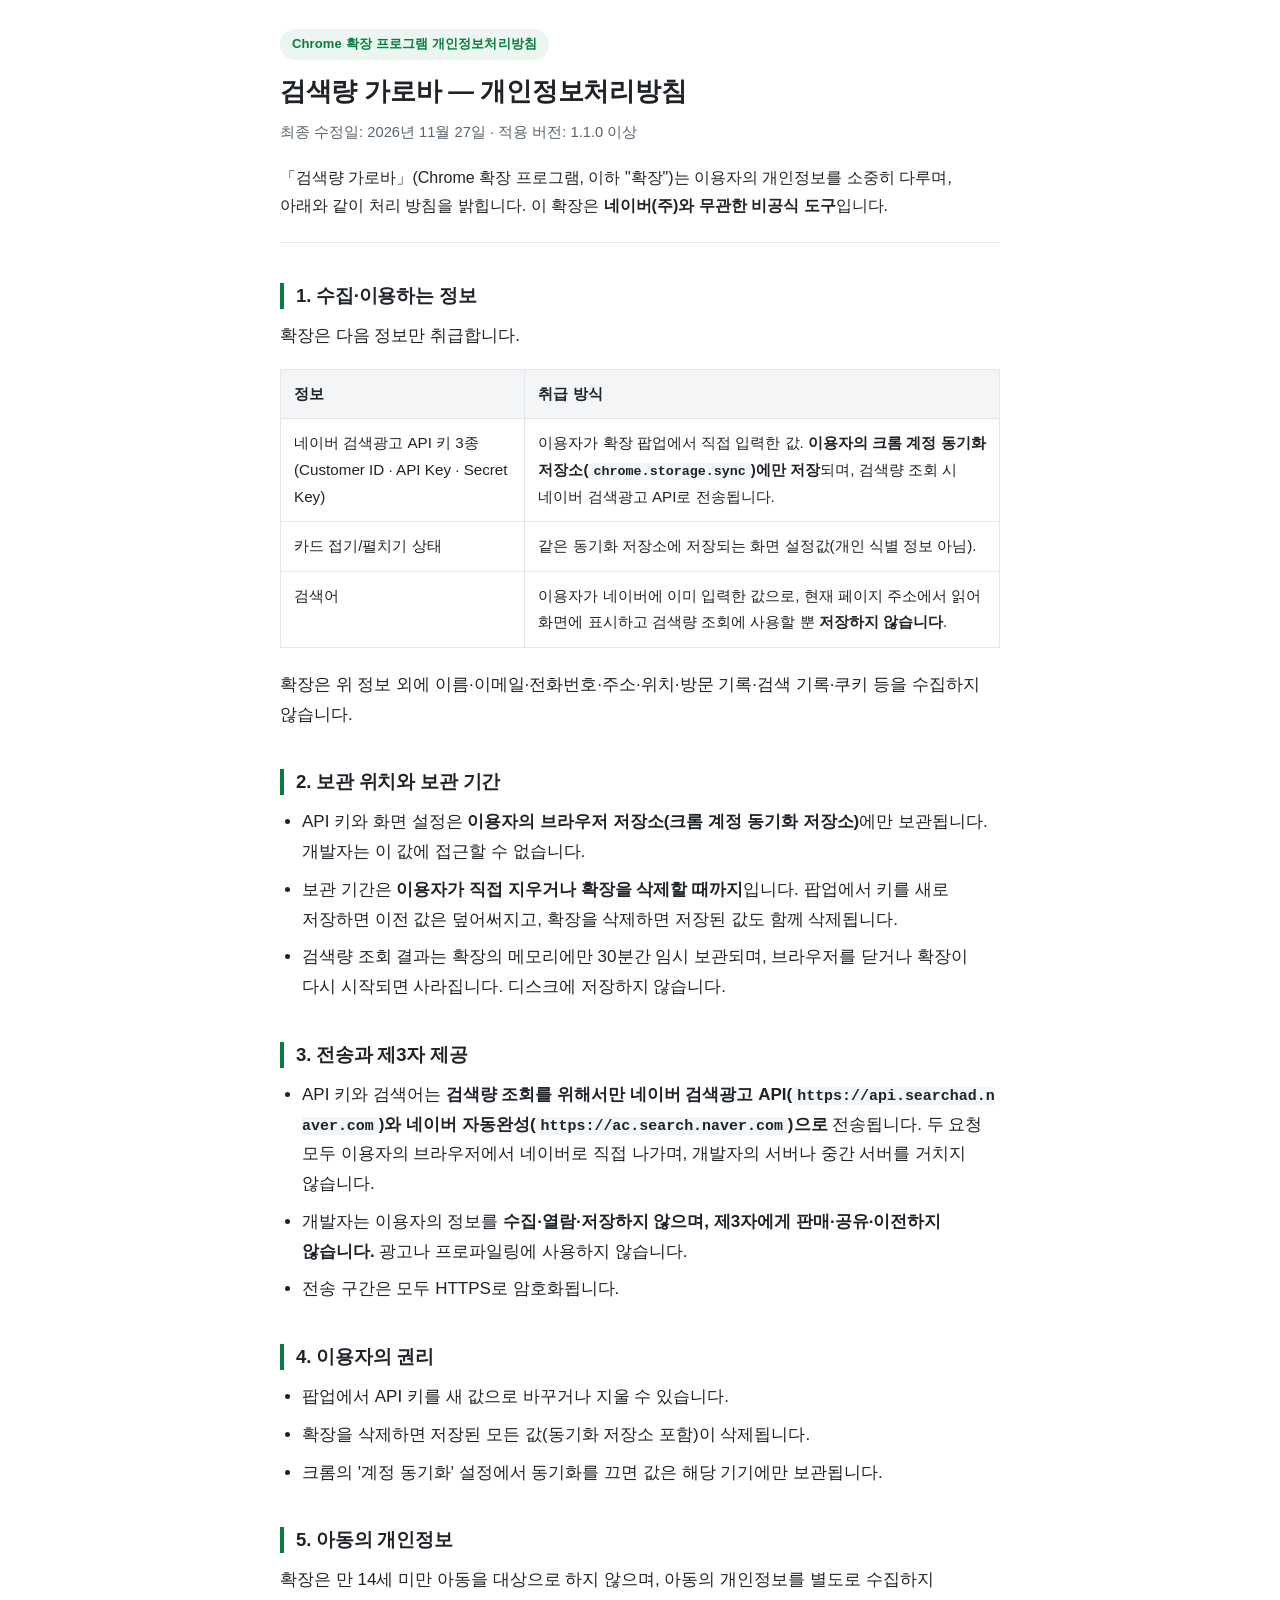
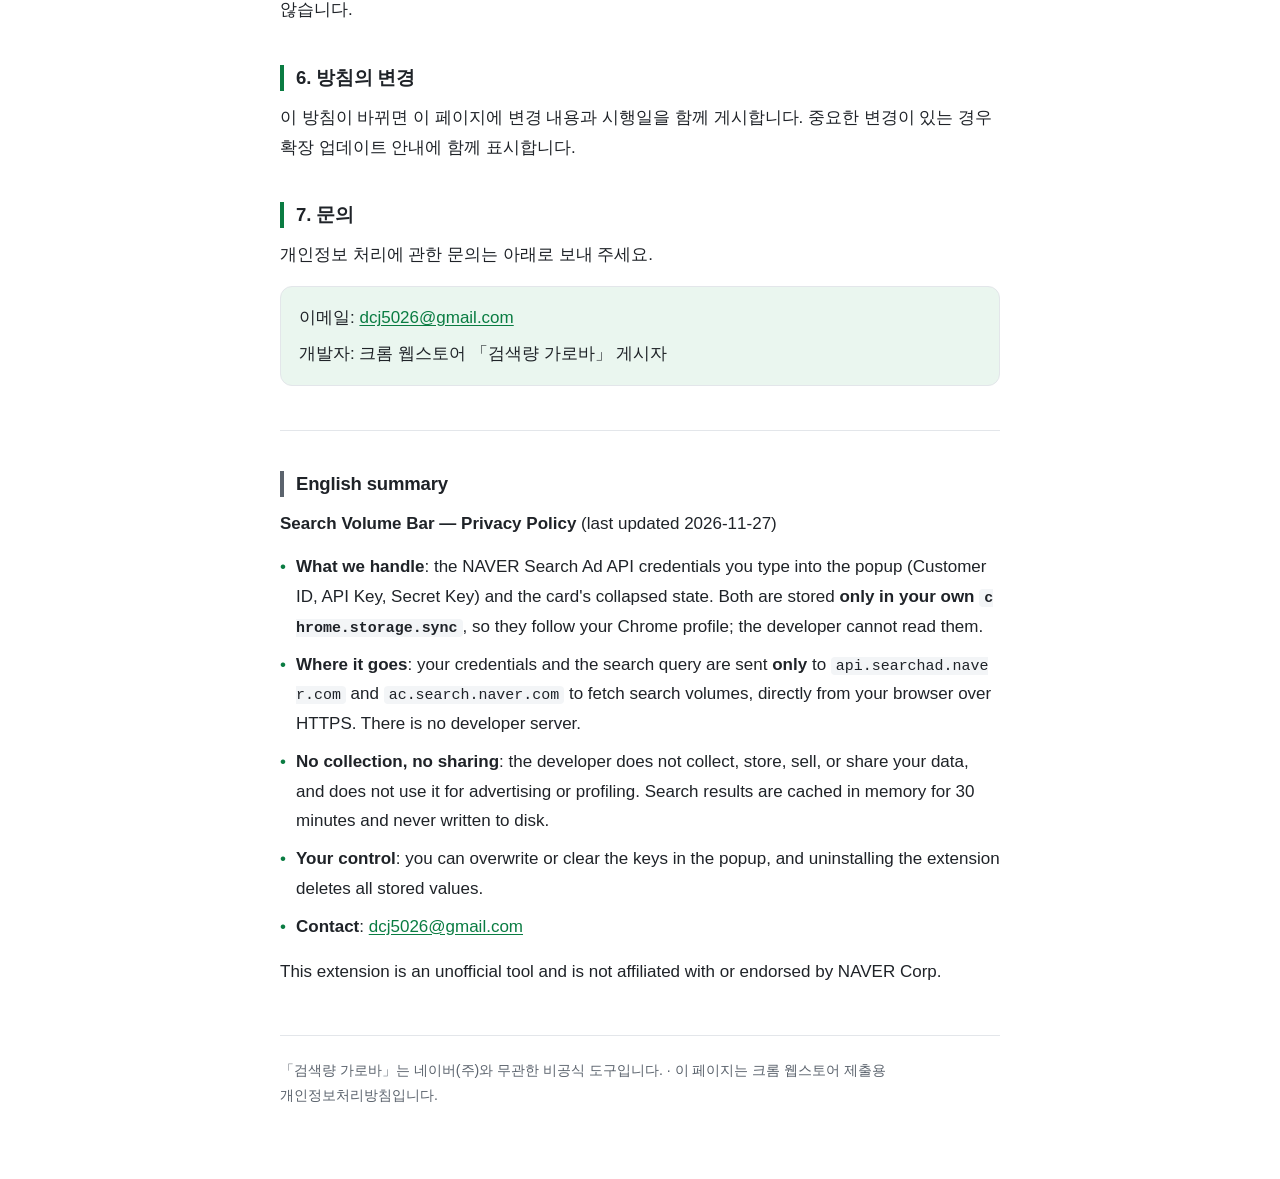
<file: naver-keyword-bar/privacy.html>
<!DOCTYPE html>
<html lang="ko">
<head>
<meta charset="utf-8">
<meta name="viewport" content="width=device-width, initial-scale=1">
<title>개인정보처리방침 — 검색량 가로바 (네이버 연관 키워드 검색량)</title>
<meta name="description" content="크롬 확장 프로그램 「검색량 가로바」(네이버 연관 키워드 검색량)의 개인정보처리방침. Privacy policy for the Search Volume Bar Chrome extension.">
<meta name="robots" content="index, follow">
<style>
  :root{
    --bg:#ffffff;
    --fg:#1f2328;
    --muted:#5b636d;
    --line:#e3e6ea;
    --accent:#0a7c42;
    --accent-soft:#eaf6ef;
    --code-bg:#f3f5f7;
  }
  @media (prefers-color-scheme: dark){
    :root{
      --bg:#14171a;
      --fg:#e8eaed;
      --muted:#a1a8b0;
      --line:#2c3136;
      --accent:#5cc98d;
      --accent-soft:#1b2b22;
      --code-bg:#22262a;
    }
  }
  *{box-sizing:border-box}
  html{-webkit-text-size-adjust:100%}
  body{
    margin:0;
    background:var(--bg);
    color:var(--fg);
    font-family:-apple-system,BlinkMacSystemFont,"Apple SD Gothic Neo","Malgun Gothic","Noto Sans KR","Segoe UI",Roboto,sans-serif;
    font-size:17px;
    line-height:1.75;
    word-break:keep-all;
  }
  .wrap{max-width:760px;margin:0 auto;padding:28px 20px 72px}
  header{border-bottom:1px solid var(--line);padding-bottom:22px;margin-bottom:34px}
  .badge{
    display:inline-block;
    font-size:13px;
    font-weight:600;
    letter-spacing:.01em;
    color:var(--accent);
    background:var(--accent-soft);
    border-radius:999px;
    padding:4px 12px;
    margin-bottom:14px;
  }
  h1{font-size:1.6rem;line-height:1.35;margin:0 0 12px;letter-spacing:-.01em}
  .meta{color:var(--muted);font-size:.92rem;margin:0}
  .lede{margin:18px 0 0;font-size:1rem}
  h2{
    font-size:1.16rem;
    letter-spacing:-.01em;
    margin:40px 0 12px;
    padding-left:12px;
    border-left:4px solid var(--accent);
    line-height:1.4;
  }
  p{margin:0 0 14px}
  ul{margin:0 0 16px;padding-left:22px}
  li{margin:0 0 8px}
  strong{font-weight:700}
  code{
    font-family:ui-monospace,SFMono-Regular,Menlo,Consolas,monospace;
    font-size:.88em;
    background:var(--code-bg);
    border-radius:4px;
    padding:1px 5px;
    word-break:break-all;
  }
  .table-scroll{overflow-x:auto;margin:18px 0 22px;-webkit-overflow-scrolling:touch}
  table{border-collapse:collapse;width:100%;min-width:540px;font-size:.95rem}
  th,td{border:1px solid var(--line);padding:11px 13px;text-align:left;vertical-align:top}
  th{background:var(--code-bg);font-weight:600;white-space:nowrap}
  td:first-child{width:34%}
  hr{border:0;border-top:1px solid var(--line);margin:44px 0 30px}
  .contact{
    background:var(--accent-soft);
    border:1px solid var(--line);
    border-radius:12px;
    padding:16px 18px;
    margin:16px 0 0;
  }
  .contact p{margin:0 0 6px}
  .contact p:last-child{margin-bottom:0}
  a{color:var(--accent);text-decoration:underline;text-underline-offset:2px}
  a:hover{text-decoration:none}
  .en h2{border-left-color:var(--muted)}
  .en ul{list-style:none;padding-left:0}
  .en li{padding-left:16px;position:relative}
  .en li::before{content:"•";position:absolute;left:0;color:var(--accent)}
  footer{margin-top:48px;padding-top:22px;border-top:1px solid var(--line);color:var(--muted);font-size:.88rem}
  @media (max-width:520px){
    body{font-size:16px}
    .wrap{padding:22px 16px 56px}
    h1{font-size:1.34rem}
    h2{font-size:1.08rem}
  }
</style>
</head>
<body>
<div class="wrap">

<header>
  <span class="badge">Chrome 확장 프로그램 개인정보처리방침</span>
  <h1>검색량 가로바 — 개인정보처리방침</h1>
  <p class="meta">최종 수정일: 2026년 11월 27일 · 적용 버전: 1.1.0 이상</p>
  <p class="lede">「검색량 가로바」(Chrome 확장 프로그램, 이하 "확장")는 이용자의 개인정보를 소중히 다루며, 아래와 같이 처리 방침을 밝힙니다. 이 확장은 <strong>네이버(주)와 무관한 비공식 도구</strong>입니다.</p>
</header>

<main>

<h2>1. 수집·이용하는 정보</h2>
<p>확장은 다음 정보만 취급합니다.</p>
<div class="table-scroll">
<table>
  <thead>
    <tr><th>정보</th><th>취급 방식</th></tr>
  </thead>
  <tbody>
    <tr>
      <td>네이버 검색광고 API 키 3종<br>(Customer ID · API Key · Secret Key)</td>
      <td>이용자가 확장 팝업에서 직접 입력한 값. <strong>이용자의 크롬 계정 동기화 저장소(<code>chrome.storage.sync</code>)에만 저장</strong>되며, 검색량 조회 시 네이버 검색광고 API로 전송됩니다.</td>
    </tr>
    <tr>
      <td>카드 접기/펼치기 상태</td>
      <td>같은 동기화 저장소에 저장되는 화면 설정값(개인 식별 정보 아님).</td>
    </tr>
    <tr>
      <td>검색어</td>
      <td>이용자가 네이버에 이미 입력한 값으로, 현재 페이지 주소에서 읽어 화면에 표시하고 검색량 조회에 사용할 뿐 <strong>저장하지 않습니다</strong>.</td>
    </tr>
  </tbody>
</table>
</div>
<p>확장은 위 정보 외에 이름·이메일·전화번호·주소·위치·방문 기록·검색 기록·쿠키 등을 수집하지 않습니다.</p>

<h2>2. 보관 위치와 보관 기간</h2>
<ul>
  <li>API 키와 화면 설정은 <strong>이용자의 브라우저 저장소(크롬 계정 동기화 저장소)</strong>에만 보관됩니다. 개발자는 이 값에 접근할 수 없습니다.</li>
  <li>보관 기간은 <strong>이용자가 직접 지우거나 확장을 삭제할 때까지</strong>입니다. 팝업에서 키를 새로 저장하면 이전 값은 덮어써지고, 확장을 삭제하면 저장된 값도 함께 삭제됩니다.</li>
  <li>검색량 조회 결과는 확장의 메모리에만 30분간 임시 보관되며, 브라우저를 닫거나 확장이 다시 시작되면 사라집니다. 디스크에 저장하지 않습니다.</li>
</ul>

<h2>3. 전송과 제3자 제공</h2>
<ul>
  <li>API 키와 검색어는 <strong>검색량 조회를 위해서만 네이버 검색광고 API(<code>https://api.searchad.naver.com</code>)와 네이버 자동완성(<code>https://ac.search.naver.com</code>)으로</strong> 전송됩니다. 두 요청 모두 이용자의 브라우저에서 네이버로 직접 나가며, 개발자의 서버나 중간 서버를 거치지 않습니다.</li>
  <li>개발자는 이용자의 정보를 <strong>수집·열람·저장하지 않으며, 제3자에게 판매·공유·이전하지 않습니다.</strong> 광고나 프로파일링에 사용하지 않습니다.</li>
  <li>전송 구간은 모두 HTTPS로 암호화됩니다.</li>
</ul>

<h2>4. 이용자의 권리</h2>
<ul>
  <li>팝업에서 API 키를 새 값으로 바꾸거나 지울 수 있습니다.</li>
  <li>확장을 삭제하면 저장된 모든 값(동기화 저장소 포함)이 삭제됩니다.</li>
  <li>크롬의 '계정 동기화' 설정에서 동기화를 끄면 값은 해당 기기에만 보관됩니다.</li>
</ul>

<h2>5. 아동의 개인정보</h2>
<p>확장은 만 14세 미만 아동을 대상으로 하지 않으며, 아동의 개인정보를 별도로 수집하지 않습니다.</p>

<h2>6. 방침의 변경</h2>
<p>이 방침이 바뀌면 이 페이지에 변경 내용과 시행일을 함께 게시합니다. 중요한 변경이 있는 경우 확장 업데이트 안내에 함께 표시합니다.</p>

<h2>7. 문의</h2>
<p>개인정보 처리에 관한 문의는 아래로 보내 주세요.</p>
<div class="contact">
  <p>이메일: <a href="mailto:dcj5026@gmail.com">dcj5026@gmail.com</a></p>
  <p>개발자: 크롬 웹스토어 「검색량 가로바」 게시자</p>
</div>

<hr>

<section class="en" lang="en">
  <h2>English summary</h2>
  <p><strong>Search Volume Bar — Privacy Policy</strong> (last updated 2026-11-27)</p>
  <ul>
    <li><strong>What we handle</strong>: the NAVER Search Ad API credentials you type into the popup (Customer ID, API Key, Secret Key) and the card's collapsed state. Both are stored <strong>only in your own <code>chrome.storage.sync</code></strong>, so they follow your Chrome profile; the developer cannot read them.</li>
    <li><strong>Where it goes</strong>: your credentials and the search query are sent <strong>only</strong> to <code>api.searchad.naver.com</code> and <code>ac.search.naver.com</code> to fetch search volumes, directly from your browser over HTTPS. There is no developer server.</li>
    <li><strong>No collection, no sharing</strong>: the developer does not collect, store, sell, or share your data, and does not use it for advertising or profiling. Search results are cached in memory for 30 minutes and never written to disk.</li>
    <li><strong>Your control</strong>: you can overwrite or clear the keys in the popup, and uninstalling the extension deletes all stored values.</li>
    <li><strong>Contact</strong>: <a href="mailto:dcj5026@gmail.com">dcj5026@gmail.com</a></li>
  </ul>
  <p>This extension is an unofficial tool and is not affiliated with or endorsed by NAVER Corp.</p>
</section>

<footer>
  「검색량 가로바」는 네이버(주)와 무관한 비공식 도구입니다. · 이 페이지는 크롬 웹스토어 제출용 개인정보처리방침입니다.
</footer>

</main>
</div>
</body>
</html>
</file>
<file: cardnews/style.css>
/* =========================================================================
   카드뉴스 메이커 — UI 스타일
   ========================================================================= */
:root {
  --bg: #EFF1F5;
  --panel: #FFFFFF;
  --ink: #14151A;
  --ink-2: #3D414B;
  --muted: #767C8A;
  --line: #E6E8EE;
  --line-2: #D6D9E2;
  --brand: #6D5EF8;
  --brand-2: #FF4D8D;
  --brand-soft: #F0EEFF;
  --radius: 18px;
  --shadow: 0 1px 2px rgba(20, 21, 26, .04), 0 8px 28px rgba(20, 21, 26, .06);
  --shadow-lg: 0 18px 50px rgba(20, 21, 26, .14), 0 2px 6px rgba(20, 21, 26, .06);
}

* { box-sizing: border-box; }

html, body {
  margin: 0;
  padding: 0;
  background: var(--bg);
  color: var(--ink);
  font-family: "Pretendard", "Apple SD Gothic Neo", "Noto Sans KR", "Noto Sans CJK KR", "Malgun Gothic", system-ui, -apple-system, sans-serif;
  -webkit-font-smoothing: antialiased;
  font-size: 14px;
  letter-spacing: -0.01em;
}

button { font-family: inherit; cursor: pointer; }
input, textarea { font-family: inherit; }

/* ---------------- topbar ---------------- */
.topbar {
  position: sticky; top: 0; z-index: 40;
  display: flex; align-items: center; justify-content: space-between;
  gap: 16px; padding: 12px 24px;
  background: rgba(255, 255, 255, .82);
  backdrop-filter: saturate(180%) blur(18px);
  -webkit-backdrop-filter: saturate(180%) blur(18px);
  border-bottom: 1px solid rgba(20, 21, 26, .07);
}
.brand { display: flex; align-items: center; gap: 11px; }
.logo {
  width: 38px; height: 38px; border-radius: 12px;
  display: grid; place-items: center; font-size: 19px;
  background: linear-gradient(140deg, #7B6BFF, #FF4D8D);
  box-shadow: 0 6px 16px rgba(109, 94, 248, .35);
}
.brand-txt h1 { margin: 0; font-size: 16px; font-weight: 800; letter-spacing: -0.03em; }
.brand-txt p { margin: 1px 0 0; font-size: 11.5px; color: var(--muted); }

.top-actions { display: flex; align-items: center; gap: 12px; }
.save-state {
  font-size: 11.5px; color: #A0A5B2; padding: 4px 8px; border-radius: 20px;
  transition: .25s;
}
.save-state.on { color: #1EA672; background: #E9F9F1; }

.btn-primary {
  display: inline-flex; align-items: center; gap: 8px;
  border: 0; border-radius: 12px; padding: 11px 17px;
  font-size: 13.5px; font-weight: 800; color: #fff;
  background: linear-gradient(135deg, #6D5EF8, #8B5CF6 45%, #FF4D8D);
  box-shadow: 0 6px 18px rgba(109, 94, 248, .32);
  transition: transform .15s, box-shadow .15s, opacity .15s;
}
.btn-primary:hover { transform: translateY(-1px); box-shadow: 0 10px 24px rgba(109, 94, 248, .4); }
.btn-primary:active { transform: translateY(0) scale(.99); }
.btn-primary:disabled { opacity: .6; cursor: wait; }

/* ---------------- layout ---------------- */
.layout {
  display: grid;
  grid-template-columns: 424px minmax(0, 1fr);
  gap: 22px;
  padding: 22px 24px 60px;
  max-width: 1680px;
  margin: 0 auto;
  align-items: start;
}

.panel {
  position: sticky; top: 78px;
  max-height: calc(100vh - 100px);
  overflow-y: auto; overscroll-behavior: contain;
  display: flex; flex-direction: column; gap: 14px;
  padding-right: 4px;
}
.panel::-webkit-scrollbar { width: 8px; }
.panel::-webkit-scrollbar-thumb { background: #D3D7E0; border-radius: 8px; }

.block {
  background: var(--panel);
  border-radius: var(--radius);
  padding: 18px 18px 20px;
  box-shadow: var(--shadow);
  border: 1px solid rgba(20, 21, 26, .04);
}
.block-head { display: flex; align-items: center; justify-content: space-between; margin-bottom: 13px; }
.block h2 {
  margin: 0; font-size: 14px; font-weight: 800; letter-spacing: -0.03em;
  display: flex; align-items: center; gap: 8px;
}
.step {
  width: 20px; height: 20px; border-radius: 50%;
  display: grid; place-items: center; font-size: 11px; font-weight: 800;
  background: var(--brand-soft); color: var(--brand);
}
.count-pill {
  font-size: 11.5px; font-weight: 700; color: var(--brand);
  background: var(--brand-soft); border-radius: 20px; padding: 3px 9px;
}

/* ---------------- source ---------------- */
.source {
  width: 100%; height: 168px; resize: vertical;
  border: 1px solid var(--line); border-radius: 12px;
  background: #FAFBFD; padding: 13px 14px;
  font-size: 13px; line-height: 1.7; color: var(--ink-2);
  outline: none; transition: border-color .15s, background .15s;
}
.source:focus { border-color: #B9B0FF; background: #fff; box-shadow: 0 0 0 4px rgba(109, 94, 248, .09); }
.source::placeholder { color: #A9AEBB; }

.row-between { display: flex; align-items: center; justify-content: space-between; margin-top: 9px; gap: 8px; }
.char { font-size: 11.5px; color: var(--muted); font-variant-numeric: tabular-nums; }

.chips { display: flex; align-items: center; gap: 5px; }
.chips-label { font-size: 11px; color: #A9AEBB; }
.chips button {
  border: 1px solid var(--line); background: #fff; color: var(--ink-2);
  border-radius: 20px; padding: 4px 9px; font-size: 11.5px; font-weight: 600;
  transition: .15s;
}
.chips button:hover { border-color: #C9C2FF; color: var(--brand); background: var(--brand-soft); }

.btn-generate {
  width: 100%; margin-top: 13px;
  display: flex; align-items: center; justify-content: center; gap: 9px;
  border: 0; border-radius: 13px; padding: 15px 16px;
  font-size: 15px; font-weight: 800; color: #fff; letter-spacing: -0.02em;
  background: linear-gradient(120deg, #6D5EF8, #9B5CF6 50%, #FF4D8D);
  box-shadow: 0 10px 26px rgba(109, 94, 248, .33);
  transition: transform .15s, box-shadow .15s, filter .2s;
}
.btn-generate:hover { transform: translateY(-1px); box-shadow: 0 14px 30px rgba(109, 94, 248, .42); }
.btn-generate:active { transform: translateY(0) scale(.995); }
.btn-generate.busy .g-icon { animation: spin 0.9s linear infinite; }
@keyframes spin { to { transform: rotate(360deg); } }
.g-icon { font-size: 16px; }

.hint { margin: 10px 2px 0; font-size: 11.5px; line-height: 1.6; color: #9198A6; }
.hint b { color: var(--ink-2); font-weight: 700; }

/* ---------------- url 불러오기 ---------------- */
.url-row { display: flex; gap: 7px; }
.url-input {
  flex: 1 1 auto; min-width: 0;
  border: 1px solid var(--line-2); border-radius: 12px;
  background: #FAFBFD; padding: 12px 13px;
  font-size: 13px; color: var(--ink);
  outline: none; transition: border-color .15s, background .15s, box-shadow .15s;
}
.url-input::placeholder { color: #A9AEBB; }
.url-input:focus { border-color: #B9B0FF; background: #fff; box-shadow: 0 0 0 4px rgba(109, 94, 248, .09); }
.btn-fetch {
  flex: 0 0 auto;
  border: 0; border-radius: 12px; padding: 0 16px;
  font-size: 13.5px; font-weight: 800; letter-spacing: -0.02em; color: #fff;
  background: linear-gradient(135deg, #6D5EF8, #8B5CF6 55%, #FF4D8D);
  box-shadow: 0 6px 16px rgba(109, 94, 248, .28);
  transition: transform .15s, box-shadow .15s, opacity .15s;
  white-space: nowrap;
}
.btn-fetch:hover { transform: translateY(-1px); box-shadow: 0 9px 22px rgba(109, 94, 248, .36); }
.btn-fetch:active { transform: translateY(0) scale(.99); }
.btn-fetch:disabled { opacity: .7; cursor: wait; transform: none; }
.btn-fetch.busy::after {
  content: ""; display: inline-block; width: 11px; height: 11px; margin-left: 6px;
  border: 2px solid rgba(255, 255, 255, .45); border-top-color: #fff; border-radius: 50%;
  vertical-align: -1px; animation: spin .8s linear infinite;
}

.fetch-note {
  margin: 9px 2px 0; font-size: 11.5px; line-height: 1.6; color: #7C8391;
  display: flex; flex-wrap: wrap; align-items: center; gap: 2px;
}
.fetch-note b { color: var(--ink-2); font-weight: 700; }
.fetch-note.good { color: #12805C; }
.fetch-note.bad { color: #C2410C; }
.fetch-note.loading::before {
  content: ""; width: 11px; height: 11px; margin-right: 6px;
  border: 2px solid #CFC9FF; border-top-color: var(--brand); border-radius: 50%;
  animation: spin .8s linear infinite;
}

.fetch-guide {
  margin-top: 9px; padding: 10px 12px;
  border: 1px solid #FFD9C2; background: #FFF7F1; border-radius: 11px;
}
.fetch-guide p { margin: 0; font-size: 12px; line-height: 1.6; color: #8A4B22; }
.link-btn {
  margin-top: 7px; border: 0; background: none; padding: 0;
  font-size: 12px; font-weight: 800; color: var(--brand); text-decoration: underline;
}

.manual {
  margin-top: 13px; border-top: 1px dashed var(--line-2); padding-top: 11px;
}
.manual > summary {
  list-style: none; cursor: pointer;
  font-size: 11.5px; font-weight: 700; color: #8A90A0;
  display: flex; align-items: center; gap: 6px;
}
.manual > summary::-webkit-details-marker { display: none; }
.manual > summary::before { content: "▸"; font-size: 10px; color: #B4B9C6; transition: transform .15s; }
.manual[open] > summary::before { transform: rotate(90deg); }
.manual > summary:hover { color: var(--brand); }
.manual-body { margin-top: 10px; }

/* ---------------- fields ---------------- */
.field { margin-top: 15px; }
.field:first-of-type { margin-top: 0; }
.lbl {
  display: flex; align-items: baseline; gap: 7px;
  font-size: 12px; font-weight: 700; color: var(--ink-2); margin-bottom: 7px;
}
.lbl-note { font-size: 10.5px; font-weight: 500; color: #A2A8B5; }

.seg {
  display: grid; grid-template-columns: 1fr 1fr; gap: 6px;
  background: #F3F4F8; border-radius: 12px; padding: 4px;
}
.seg-4 { grid-template-columns: repeat(4, 1fr); }
.seg-5 { grid-template-columns: repeat(5, 1fr); }
.seg button {
  border: 0; background: transparent; border-radius: 9px;
  padding: 9px 6px; font-size: 12px; font-weight: 700; color: #767C8A;
  display: flex; flex-direction: column; align-items: center; gap: 1px;
  transition: .16s;
}
.seg-4 button { flex-direction: row; }
.seg-5 button { flex-direction: row; padding: 9px 2px; font-size: 11.5px; }
.seg button b { font-size: 12px; font-weight: 800; }
.seg button span { font-size: 10px; font-weight: 500; opacity: .75; }
.seg button:hover { color: var(--ink); }
.seg button.on {
  background: #fff; color: var(--brand);
  box-shadow: 0 1px 3px rgba(20, 21, 26, .1), 0 0 0 1px rgba(109, 94, 248, .12) inset;
}

.input-prefix {
  display: flex; align-items: center;
  border: 1px solid var(--line); border-radius: 11px; background: #FAFBFD;
  padding: 0 12px; transition: border-color .15s, box-shadow .15s, background .15s;
}
.input-prefix:focus-within { border-color: #B9B0FF; background: #fff; box-shadow: 0 0 0 4px rgba(109, 94, 248, .09); }
.input-prefix span { color: var(--brand); font-weight: 800; font-size: 14px; }
.input-prefix input {
  flex: 1; border: 0; background: transparent; outline: none;
  padding: 11px 4px; font-size: 14px; font-weight: 600; color: var(--ink);
}

/* ---------------- theme grid ---------------- */
.themes { display: grid; grid-template-columns: repeat(5, 1fr); gap: 6px; }
.theme-card {
  border: 1px solid var(--line); background: #fff; border-radius: 10px;
  padding: 5px 5px 6px; text-align: left; transition: .16s;
  display: flex; flex-direction: column; gap: 5px;
}
.theme-card:hover { border-color: #CFC8FF; transform: translateY(-1px); box-shadow: 0 6px 16px rgba(20, 21, 26, .07); }
.theme-card.on { border-color: var(--brand); box-shadow: 0 0 0 2px rgba(109, 94, 248, .18); }

.mini {
  position: relative; display: block; width: 100%; aspect-ratio: 3 / 4;
  border-radius: 5px; overflow: hidden;
  background: var(--m-bg);
  padding: 12% 10%;
}
.mini .m-badge {
  position: absolute; left: 10%; top: 9%; width: 30%; height: 5.5%;
  border-radius: 2px; background: var(--m-ac); opacity: .95;
}
.mini .m-t1, .mini .m-t2 { display: block; background: var(--m-fg); border-radius: 2px; opacity: .92; }
.mini .m-t1 { height: 9%; width: 88%; margin-top: 30%; }
.mini .m-t2 { height: 9%; width: 60%; margin-top: 7%; }
.mini .m-line { display: block; height: 3.5%; width: 46%; margin-top: 12%; background: var(--m-fg); opacity: .35; border-radius: 2px; }
.mini .m-stat { position: absolute; left: 10%; bottom: 12%; width: 34%; height: 12%; border-radius: 2px; background: var(--m-ac); opacity: .9; }
[data-theme="minimal"] .m-badge { border-radius: 0; }
[data-theme="pastel"] .m-badge { border-radius: 20px; }
[data-theme="news"] .m-badge { width: 36%; }

.theme-meta { display: flex; flex-direction: column; gap: 0; padding: 0 1px; }
.theme-meta strong { font-size: 10px; font-weight: 800; color: var(--ink); letter-spacing: -0.04em; line-height: 1.3; }
.theme-meta em { display: none; }

/* ---------------- editor ---------------- */
.editor { display: flex; flex-direction: column; gap: 7px; }
.ed-empty { margin: 0; font-size: 12.5px; color: var(--muted); }

.card-item {
  border: 1px solid var(--line); border-radius: 12px; background: #fff;
  overflow: hidden; transition: border-color .15s;
}
.card-item[open] { border-color: #D9D3FF; box-shadow: 0 4px 14px rgba(109, 94, 248, .07); }
.card-item summary {
  display: flex; align-items: center; gap: 8px;
  padding: 11px 12px; cursor: pointer; list-style: none;
  font-size: 12.5px; user-select: none;
}
.card-item summary::-webkit-details-marker { display: none; }
.card-item summary:hover { background: #FAFBFD; }
.ci-no {
  font-size: 10.5px; font-weight: 800; color: #9AA0AE;
  font-variant-numeric: tabular-nums; min-width: 16px;
}
.ci-type {
  font-size: 10px; font-weight: 800; padding: 3px 7px; border-radius: 6px;
  background: #F1F2F6; color: #6B7280; white-space: nowrap;
}
.ci-type.t-cover { background: #EDEBFF; color: #6D5EF8; }
.ci-type.t-content { background: #E9F6FF; color: #0E86C8; }
.ci-type.t-summary { background: #EAF7EF; color: #1E9E5A; }
.ci-type.t-cta { background: #FFEDF4; color: #D6336C; }
.ci-title {
  flex: 1; min-width: 0; font-weight: 600; color: var(--ink-2);
  overflow: hidden; text-overflow: ellipsis; white-space: nowrap;
}
.ci-chev { color: #B6BBC7; transition: transform .2s; font-size: 12px; }
.card-item[open] .ci-chev { transform: rotate(180deg); }

.ci-body { padding: 4px 12px 13px; display: flex; flex-direction: column; gap: 9px; border-top: 1px solid #F1F2F6; }
.fld { display: flex; flex-direction: column; gap: 4px; }
.fld > span { font-size: 10.5px; font-weight: 700; color: #8A909E; }
.fld input, .fld textarea {
  width: 100%; border: 1px solid var(--line); border-radius: 9px;
  background: #FAFBFD; padding: 8px 10px; font-size: 12.5px; line-height: 1.55;
  color: var(--ink); outline: none; resize: vertical;
  transition: border-color .15s, background .15s;
}
.fld input:focus, .fld textarea:focus { border-color: #B9B0FF; background: #fff; box-shadow: 0 0 0 3px rgba(109, 94, 248, .08); }
.two { display: grid; grid-template-columns: 1fr 1fr; gap: 8px; }

/* 카드 사진 */
.ci-photo {
  display: flex; align-items: center; gap: 9px;
  border: 1px solid var(--line); border-radius: 10px; padding: 7px;
  background: #FAFBFD;
}
.ci-photo-thumb {
  width: 54px; height: 40px; border-radius: 7px; overflow: hidden;
  background: #EEF0F5; display: grid; place-items: center; flex: 0 0 auto;
}
.ci-photo-thumb img { width: 100%; height: 100%; object-fit: cover; display: block; }
.ci-photo-thumb span { font-size: 9.5px; color: #A2A8B5; }
.ci-photo-btns { display: flex; gap: 5px; flex-wrap: wrap; }
.ci-photo-btns button {
  border: 1px solid var(--line); background: #fff; color: #6B7280;
  border-radius: 8px; padding: 6px 10px; font-size: 11.5px; font-weight: 700;
  transition: .15s;
}
.ci-photo-btns button:hover { border-color: #CFC8FF; color: var(--brand); background: var(--brand-soft); }
.ci-photo-btns button.danger:hover { border-color: #FFC9D6; color: #D6336C; background: #FFF0F4; }

.ci-actions { display: flex; gap: 5px; padding-top: 2px; }
.ci-actions button {
  border: 1px solid var(--line); background: #fff; color: #6B7280;
  border-radius: 8px; padding: 6px 9px; font-size: 11.5px; font-weight: 700;
  transition: .15s;
}
.ci-actions button:hover:not(:disabled) { border-color: #CFC8FF; color: var(--brand); background: var(--brand-soft); }
.ci-actions button:disabled { opacity: .35; cursor: default; }
.ci-actions button.danger:hover { border-color: #FFC9D6; color: #D6336C; background: #FFF0F4; }
.ci-actions button.accent { margin-left: auto; border-color: #CFC8FF; color: var(--brand); background: var(--brand-soft); }

.panel-foot { padding: 2px 6px 10px; }
.panel-foot p { margin: 0; font-size: 10.5px; color: #A2A8B5; text-align: center; line-height: 1.6; }

/* ---------------- stage ---------------- */
.stage { min-width: 0; }
.stage-head {
  display: flex; align-items: flex-end; justify-content: space-between;
  padding: 2px 4px 14px; gap: 12px;
}
.stage-head h2 { margin: 0; font-size: 17px; font-weight: 800; letter-spacing: -0.03em; }
.stage-head p {
  margin: 3px 0 0; font-size: 11.5px; color: var(--muted);
  transition: color .3s;
}
.stage-head p.flash { color: var(--brand); font-weight: 700; }
.stage-side { display: flex; flex-direction: column; align-items: flex-end; gap: 7px; }
.stage-note { font-size: 11px; color: #A2A8B5; white-space: nowrap; }

/* 격자 / 넘겨 보기 전환 */
.view-toggle {
  display: inline-flex; gap: 3px; padding: 3px;
  background: #F3F4F8; border-radius: 11px;
}
.view-toggle button {
  border: 0; background: transparent; border-radius: 8px;
  padding: 7px 12px; font-size: 11.5px; font-weight: 700; color: #767C8A;
  display: inline-flex; align-items: center; gap: 5px; transition: .15s;
}
.view-toggle button span {
  font-size: 10px; font-weight: 800; color: #A2A8B5; font-variant-numeric: tabular-nums;
}
.view-toggle button:hover { color: var(--ink); }
.view-toggle button.on {
  background: #fff; color: var(--brand);
  box-shadow: 0 1px 3px rgba(20, 21, 26, .1), 0 0 0 1px rgba(109, 94, 248, .12) inset;
}
.view-toggle button.on span { color: var(--brand); }

/* 넘겨 보기 (인스타 피드처럼 한 장씩) */
.preview-grid.slide-mode { display: flex; flex-direction: column; gap: 16px; }
.slide-box {
  display: grid; grid-template-columns: 44px minmax(0, 1fr) 44px;
  align-items: center; gap: 10px;
}
.snav {
  width: 44px; height: 44px; border-radius: 50%; border: 1px solid var(--line);
  background: #fff; color: var(--ink-2); font-size: 22px; font-weight: 700;
  display: grid; place-items: center; box-shadow: var(--shadow);
  transition: .15s; padding: 0 0 3px;
}
.snav:hover:not(:disabled) { border-color: #CFC8FF; color: var(--brand); transform: translateY(-1px); }
.snav:disabled { opacity: .3; cursor: default; box-shadow: none; }
.slide-frame {
  position: relative; margin: 0; border-radius: 16px; overflow: hidden;
  background: #fff; cursor: zoom-in;
  box-shadow: 0 2px 4px rgba(20, 21, 26, .07), 0 20px 46px rgba(20, 21, 26, .14);
  display: flex; justify-content: center;
}
.slide-frame canvas { display: block; width: 100%; max-width: 540px; height: auto; }
.slide-badge {
  position: absolute; left: 12px; top: 12px;
  background: rgba(15, 16, 22, .62); color: #fff; border-radius: 8px;
  padding: 5px 9px; font-size: 11px; font-weight: 700;
  backdrop-filter: blur(8px); -webkit-backdrop-filter: blur(8px);
  font-variant-numeric: tabular-nums;
}
.slide-badge b { font-weight: 800; }
.slide-bar { display: flex; align-items: center; justify-content: space-between; gap: 12px; padding: 0 54px; }
.slide-dots { display: flex; gap: 6px; align-items: center; flex-wrap: wrap; }
.slide-dots .dot {
  width: 8px; height: 8px; padding: 0; border: 0; border-radius: 50%;
  background: #D2D6E0; transition: .15s;
}
.slide-dots .dot.on { background: var(--brand); width: 22px; border-radius: 5px; }
.slide-info { font-size: 11.5px; color: var(--muted); }

/* 한눈에 보는 페이지 요약 */
.page-summary {
  border: 1px solid var(--line); border-radius: 14px; background: #fff;
  padding: 14px 16px 16px; box-shadow: var(--shadow);
}
.page-summary.off .ps-list { display: none; }
.ps-head {
  display: flex; align-items: center; justify-content: space-between;
  font-size: 12px; font-weight: 800; color: var(--ink-2); margin-bottom: 10px;
}
.ps-head button {
  border: 1px solid var(--line); background: #fff; color: #6B7280;
  border-radius: 8px; padding: 4px 9px; font-size: 11px; font-weight: 700;
}
.ps-list { list-style: none; margin: 0; padding: 0; display: flex; flex-direction: column; gap: 8px; }
.ps-list li {
  display: grid; grid-template-columns: 24px 46px minmax(0, 1fr);
  gap: 2px 8px; align-items: baseline; cursor: pointer;
  padding: 7px 8px; border-radius: 9px; transition: background .15s;
}
.ps-list li:hover { background: #F7F8FC; }
.ps-list li b { font-size: 11px; font-weight: 800; color: var(--brand); font-variant-numeric: tabular-nums; }
.ps-list li em { font-size: 10px; font-style: normal; font-weight: 700; color: #8A909E; }
.ps-t { font-size: 12.5px; font-weight: 700; color: var(--ink); overflow: hidden; text-overflow: ellipsis; white-space: nowrap; }
.ps-l { grid-column: 3; font-size: 11.5px; color: var(--muted); overflow: hidden; text-overflow: ellipsis; white-space: nowrap; }

@media (max-width: 720px) {
  .stage-side { align-items: flex-start; }
  .preview-grid.slide-mode .slide-bar { padding: 0 4px; }
  .slide-box { grid-template-columns: 34px minmax(0, 1fr) 34px; gap: 6px; }
  .snav { width: 34px; height: 34px; font-size: 18px; }
}

.preview-grid {
  display: grid;
  grid-template-columns: repeat(auto-fill, minmax(290px, 1fr));
  gap: 26px 22px;
}

.shot { margin: 0; display: flex; flex-direction: column; gap: 9px; }
.shot-frame {
  position: relative; border-radius: 14px; overflow: hidden;
  background: #fff;
  box-shadow: 0 2px 4px rgba(20, 21, 26, .06), 0 14px 30px rgba(20, 21, 26, .10);
  cursor: zoom-in;
  transition: transform .2s, box-shadow .2s;
}
.shot:hover .shot-frame { transform: translateY(-3px); box-shadow: 0 4px 8px rgba(20, 21, 26, .07), 0 22px 44px rgba(20, 21, 26, .16); }
.shot canvas { display: block; width: 100%; height: auto; }

.shot-tools {
  position: absolute; right: 10px; top: 10px; display: flex; gap: 6px;
  opacity: 0; transform: translateY(-4px); transition: .18s;
}
.shot:hover .shot-tools { opacity: 1; transform: none; }
.mini-btn {
  border: 0; border-radius: 8px; padding: 6px 9px;
  font-size: 11px; font-weight: 800; color: #fff;
  background: rgba(15, 16, 22, .58);
  backdrop-filter: blur(8px); -webkit-backdrop-filter: blur(8px);
  transition: .15s;
}
.mini-btn:hover { background: rgba(15, 16, 22, .78); }
.mini-btn.solid { background: rgba(109, 94, 248, .92); }
.mini-btn.solid:hover { background: #5b4cf0; }

.shot figcaption {
  display: flex; align-items: center; gap: 7px;
  font-size: 11.5px; color: var(--muted); padding: 0 3px;
}
.cap-i { font-weight: 800; color: var(--ink-2); font-variant-numeric: tabular-nums; }
.cap-t { font-weight: 600; color: var(--ink-2); }
.cap-s { margin-left: auto; font-size: 10.5px; color: #AEB3BE; }

.empty {
  grid-column: 1 / -1;
  background: #fff; border: 1px dashed #D5D9E3; border-radius: 18px;
  padding: 60px 24px; text-align: center; color: var(--muted);
}
.empty-icon { font-size: 34px; margin-bottom: 10px; opacity: .7; }
.empty p { margin: 0; font-size: 13px; line-height: 1.8; }
.empty b { color: var(--brand); }

/* ---------------- zoom ---------------- */
.zoom-modal {
  position: fixed; inset: 0; z-index: 90;
  background: rgba(12, 13, 18, .72);
  backdrop-filter: blur(6px); -webkit-backdrop-filter: blur(6px);
  display: none; place-items: center; padding: 26px;
}
.zoom-modal.on { display: grid; }
.zoom-inner {
  background: #14151A; border-radius: 18px; padding: 12px;
  box-shadow: var(--shadow-lg); max-height: 100%;
  display: flex; flex-direction: column; gap: 10px;
  animation: pop .18s ease-out;
}
@keyframes pop { from { transform: scale(.96); opacity: 0; } }
.zoom-head { display: flex; align-items: center; justify-content: space-between; gap: 20px; padding: 0 4px; }
.zoom-head span { color: #C9CDD8; font-size: 12px; font-weight: 600; }
.zoom-head button {
  border: 0; background: rgba(255, 255, 255, .1); color: #fff;
  width: 26px; height: 26px; border-radius: 8px; font-size: 12px;
}
#zoomCanvas {
  display: block; max-width: min(76vw, 560px); max-height: 78vh;
  width: auto; height: auto; border-radius: 10px;
}

/* ---------------- toast ---------------- */
.toast {
  position: fixed; left: 50%; bottom: 28px; transform: translate(-50%, 20px);
  background: #14151A; color: #fff; font-size: 13px; font-weight: 600;
  padding: 12px 20px; border-radius: 12px;
  box-shadow: 0 12px 32px rgba(0, 0, 0, .28);
  opacity: 0; pointer-events: none; transition: .25s; z-index: 100;
}
.toast.on { opacity: 1; transform: translate(-50%, 0); }

/* ---------------- 버전 표시 · 업데이트 배너 ---------------- */
.ver-group {
  display: inline-flex; align-items: center; gap: 6px;
  padding: 4px 5px 4px 4px;
  background: #F5F6FA; border: 1px solid var(--line); border-radius: 20px;
}
.ver-chip {
  display: inline-flex; align-items: center;
  padding: 4px 9px; border-radius: 14px;
  background: #fff; border: 1px solid var(--line);
  font-size: 11.5px; font-weight: 800; letter-spacing: 0;
  color: var(--ink-2); font-variant-numeric: tabular-nums;
}
.btn-ghost {
  border: 0; background: transparent; color: var(--brand);
  font-size: 11.5px; font-weight: 800; letter-spacing: -0.01em;
  padding: 5px 7px; border-radius: 12px;
  transition: background .15s, color .15s, opacity .15s;
}
.btn-ghost:hover { background: var(--brand-soft); }
.btn-ghost:disabled { opacity: .55; cursor: progress; }

.update-banner {
  display: flex; align-items: center; gap: 12px;
  padding: 11px 16px;
  background: linear-gradient(96deg, #4F46E5 0%, #6D5EF8 48%, #8B5CF6 100%);
  color: #fff;
  box-shadow: 0 6px 20px rgba(79, 70, 229, .22);
  animation: ub-drop .28s ease-out;
}
.update-banner[hidden] { display: none; }
@keyframes ub-drop { from { transform: translateY(-100%); opacity: .2; } }
.ub-icon { font-size: 16px; line-height: 1; flex: none; }
.ub-text { margin: 0; min-width: 0; font-size: 13px; line-height: 1.45; display: flex; flex-wrap: wrap; align-items: baseline; gap: 2px 8px; }
.ub-text b { font-weight: 800; letter-spacing: -0.02em; }
.ub-text span { font-size: 12px; color: rgba(255, 255, 255, .82); }
.ub-apply {
  margin-left: auto; flex: none;
  border: 0; border-radius: 10px; padding: 8px 14px;
  background: #fff; color: #4F46E5;
  font-size: 12.5px; font-weight: 800; letter-spacing: -0.02em;
  box-shadow: 0 2px 8px rgba(20, 21, 26, .14);
  transition: transform .15s, box-shadow .15s;
}
.ub-apply:hover { transform: translateY(-1px); box-shadow: 0 6px 14px rgba(20, 21, 26, .2); }
.ub-close {
  flex: none; border: 0; border-radius: 8px;
  width: 26px; height: 26px; padding: 0;
  background: rgba(255, 255, 255, .16); color: #fff; font-size: 11px;
  transition: background .15s;
}
.ub-close:hover { background: rgba(255, 255, 255, .3); }

@media (max-width: 720px) {
  .update-banner { flex-wrap: wrap; gap: 8px 10px; padding: 10px 14px; }
  .ub-text { flex: 1 1 100%; }
  .ub-apply { margin-left: 26px; }
}

/* ---------------- responsive ---------------- */
@media (max-width: 1080px) {
  .layout { grid-template-columns: 1fr; padding: 16px; gap: 18px; }
  .panel { position: static; max-height: none; overflow: visible; }
  .preview-grid { grid-template-columns: repeat(auto-fill, minmax(220px, 1fr)); gap: 18px 14px; }
  .topbar { padding: 10px 16px; }
  .brand-txt p { display: none; }
  .btn-primary { padding: 10px 13px; font-size: 12.5px; }
  .save-state { display: none; }
}
@media (max-width: 860px) {
  .ver-group { padding: 3px; gap: 2px; }
  .ver-chip { padding: 3px 7px; font-size: 11px; }
  .btn-ghost { padding: 4px 5px; font-size: 11px; }
}
@media (max-width: 560px) {
  .preview-grid { grid-template-columns: 1fr 1fr; gap: 14px 10px; }
  .shot figcaption { font-size: 10.5px; }
  .cap-s { display: none; }
  .stage-note { display: none; }
}
</file>
